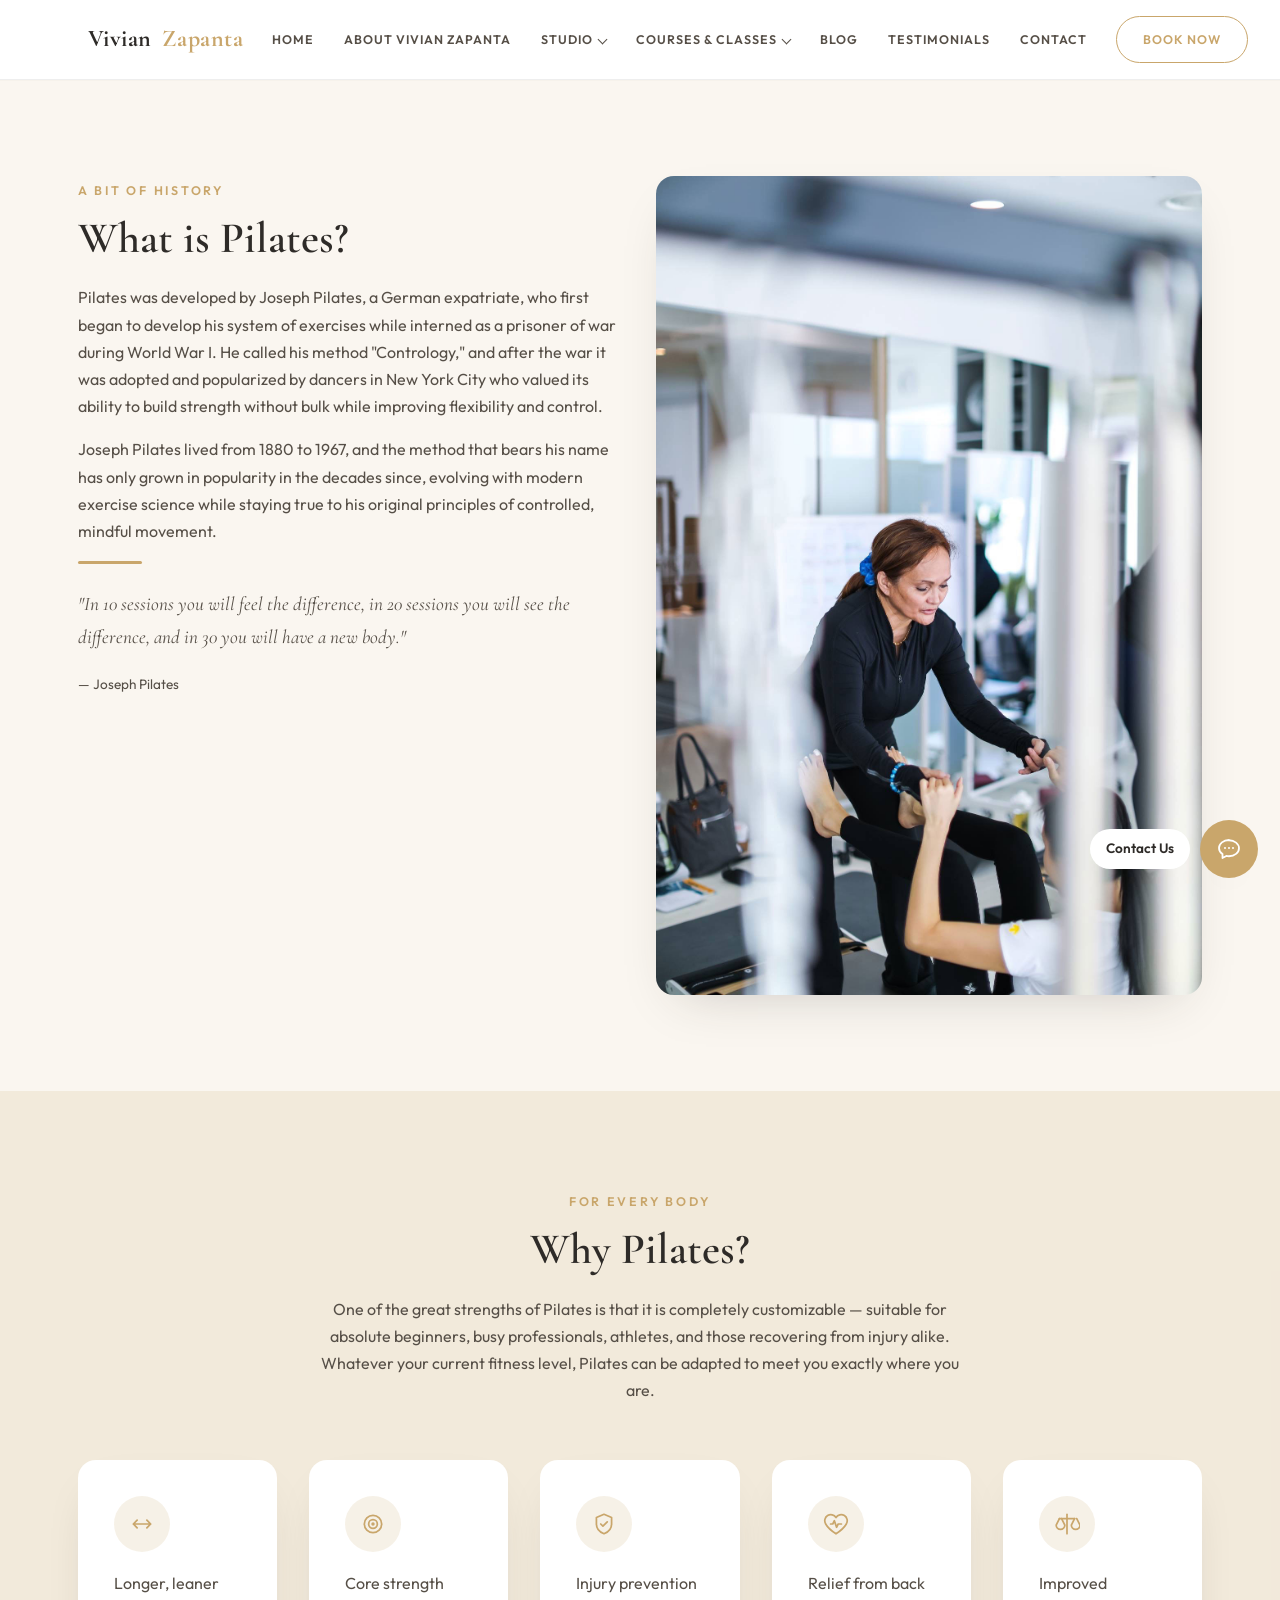
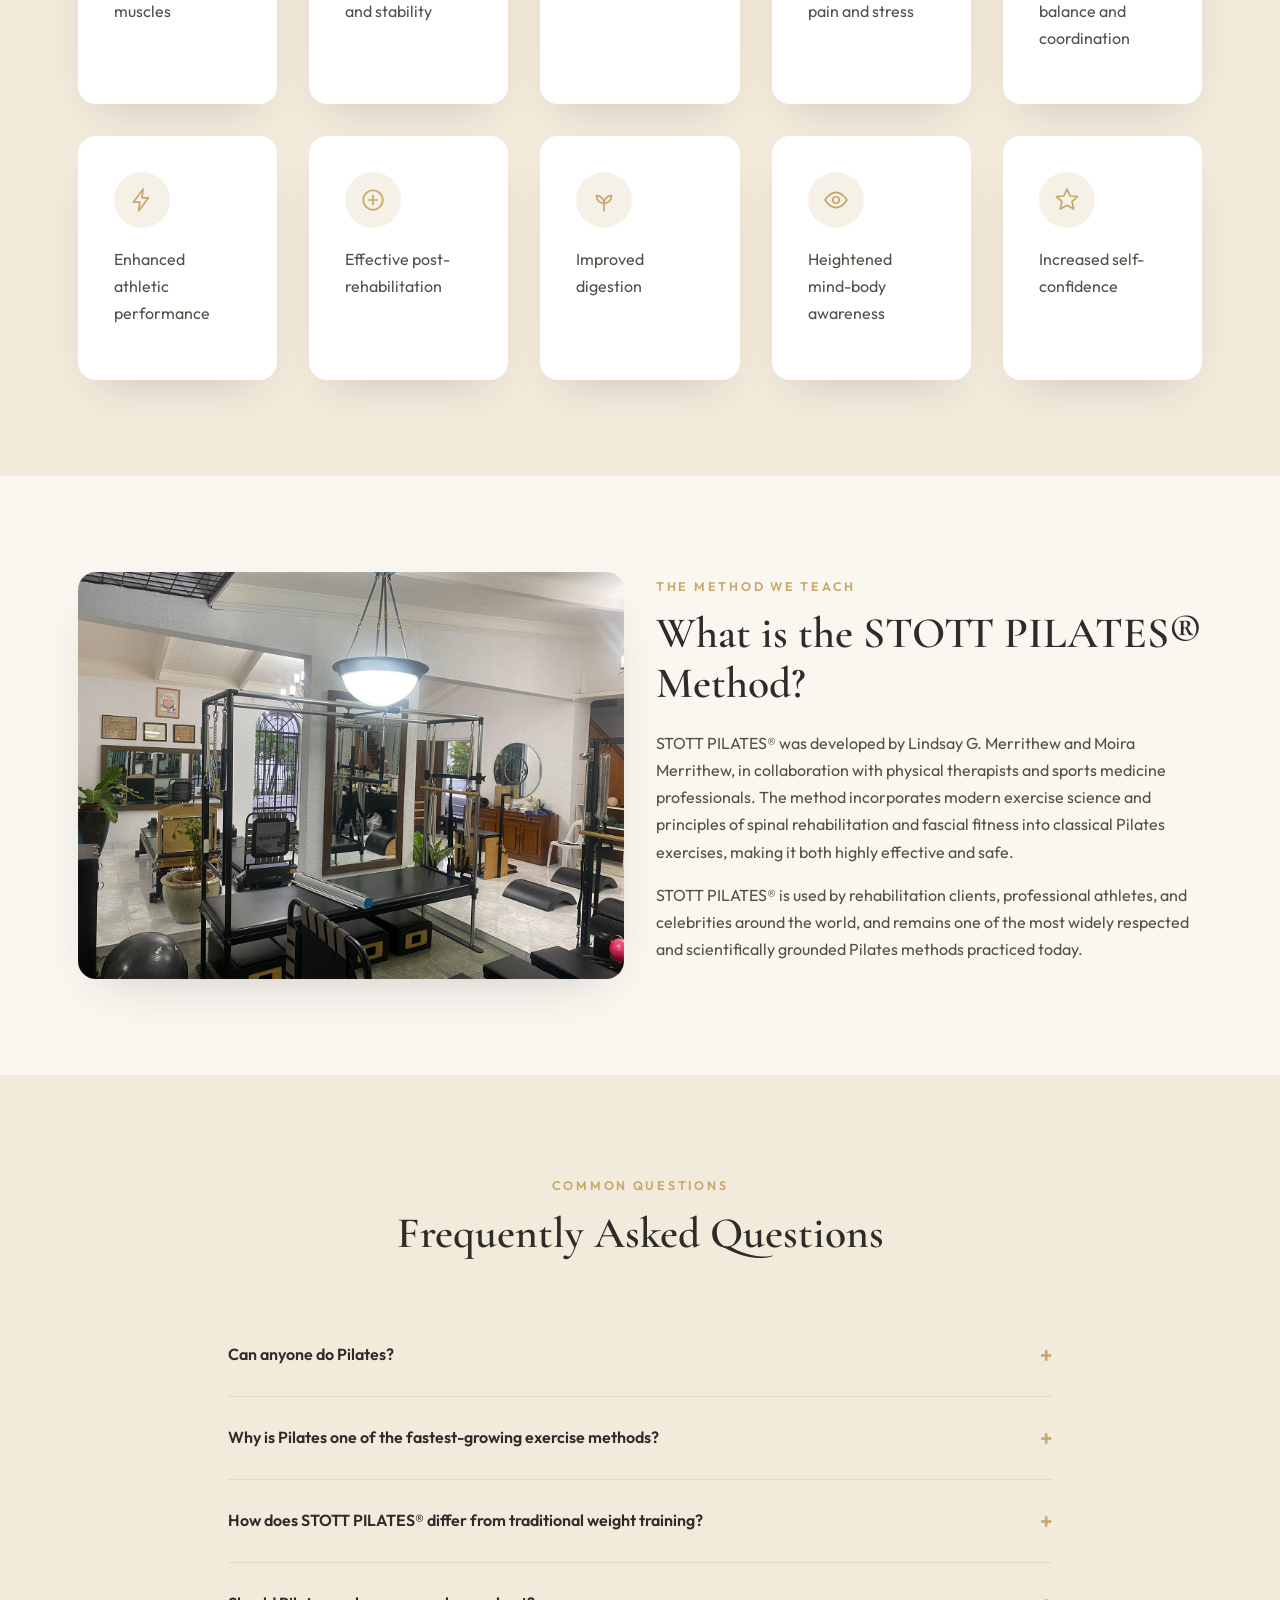
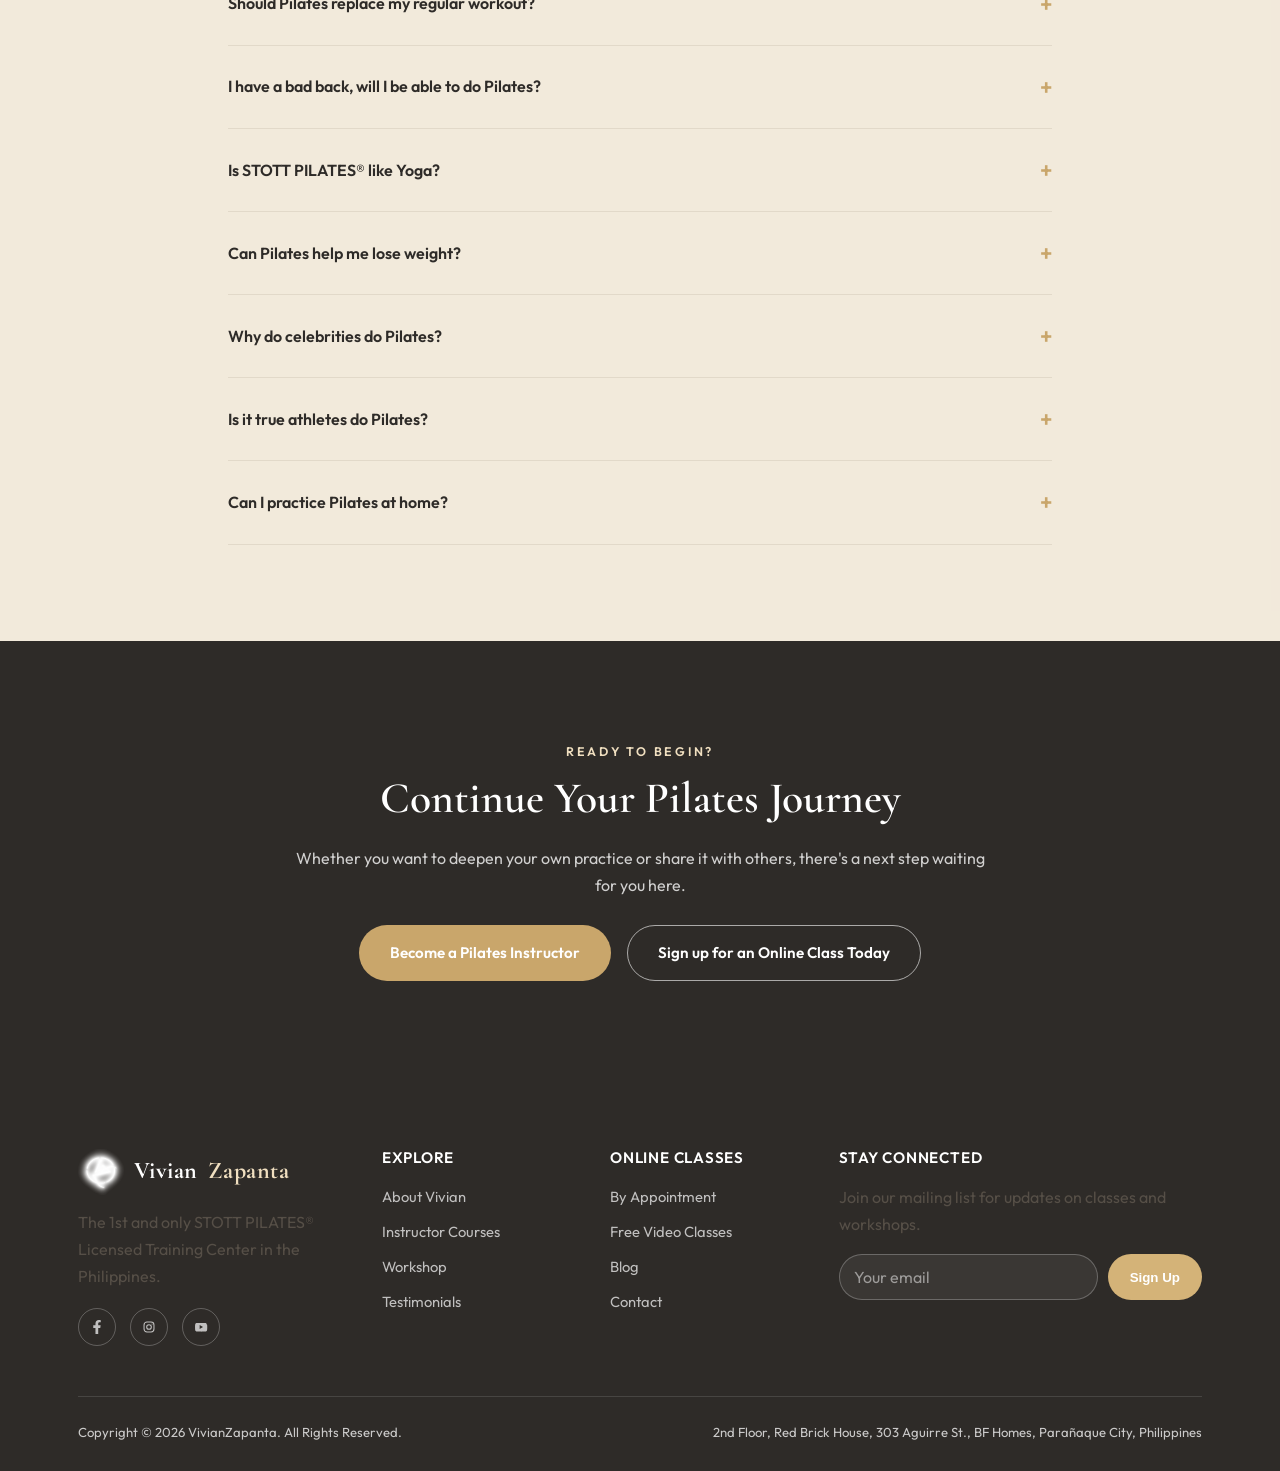
<file: about-pilates.html>
<!DOCTYPE html>
<html lang="en">
<head>
<meta charset="UTF-8">
<meta name="viewport" content="width=device-width, initial-scale=1.0">
<title>About Pilates | Vivian Zapanta Pilates</title>
<meta name="description" content="Discover the history of Pilates, its benefits, and how the STOTT PILATES® method developed by Lindsay and Moira Merrithew can transform your body.">
<link rel="preconnect" href="https://fonts.googleapis.com">
<link href="https://fonts.googleapis.com/css2?family=Cormorant+Garamond:wght@500;600;700&family=Outfit:wght@400;500;600;700&display=swap" rel="stylesheet">
<link rel="stylesheet" href="assets/css/style.css?v=20260723b">
</head>
<body>

<header class="site-header">
  <div class="nav-wrap">
    <a href="index.html" class="logo"><img src="assets/img/logo-glow-white.png" class="logo-mark" alt="" width="42" height="42">Vivian <span>Zapanta</span></a>
    <nav>
      <ul class="nav-links">
        <li><a href="index.html" class="nav-link">Home</a></li>
        <li><a href="about-vivian.html" class="nav-link">About Vivian Zapanta</a></li>
        <li class="has-dropdown">
          <a href="#" class="nav-link">Studio</a>
          <ul class="dropdown">
            <li><a href="about-pilates.html">About Pilates</a></li>
            <li><a href="about-studio.html">About Our Studio</a></li>
            <li><a href="gallery.html">Gallery</a></li>
          </ul>
        </li>
        <li class="has-dropdown">
          <a href="#" class="nav-link">Courses &amp; Classes</a>
          <ul class="dropdown">
            <li><a href="instructor-courses.html">Instructor Courses</a></li>
            <li><a href="class-descriptions.html">By Appointment</a></li>
            <li><a href="free-classes.html">Free Pilates Video Classes</a></li>
            <li><a href="schedule.html">Schedule</a></li>
          </ul>
        </li>
        <li><a href="blog.html" class="nav-link">Blog</a></li>
        <li><a href="testimonials.html" class="nav-link">Testimonials</a></li>
        <li><a href="contact.html" class="nav-link">Contact</a></li>
      </ul>
    </nav>
    <div class="nav-cta">
      <a href="schedule.html" class="btn btn-outline">Book Now</a>
      <button class="nav-toggle" aria-label="Toggle menu"><span></span><span></span><span></span></button>
    </div>
  </div>
</header>


<section>
  <div class="container grid grid-2" style="align-items:stretch;">
    <div class="fade-up">
      <span class="eyebrow">A Bit of History</span>
      <h2>What is Pilates?</h2>
      <p>Pilates was developed by Joseph Pilates, a German expatriate, who first began to develop his system of exercises while interned as a prisoner of war during World War I. He called his method "Contrology," and after the war it was adopted and popularized by dancers in New York City who valued its ability to build strength without bulk while improving flexibility and control.</p>
      <p>Joseph Pilates lived from 1880 to 1967, and the method that bears his name has only grown in popularity in the decades since, evolving with modern exercise science while staying true to his original principles of controlled, mindful movement.</p>
      <div class="divider-gold"></div>
      <p style="font-family:var(--font-display);font-style:italic;font-size:1.2rem;">"In 10 sessions you will feel the difference, in 20 sessions you will see the difference, and in 30 you will have a new body."</p>
      <p style="font-size:0.85rem;color:var(--charcoal-soft);">— Joseph Pilates</p>
    </div>
    <div class="img-frame fade-up">
      <img src="assets/img/picture9.jpg" onerror="this.onerror=null;this.src='https://picsum.photos/seed/pilateshistory2/700/780'" alt="Classic Pilates equipment and history">
    </div>
  </div>
</section>

<section class="bg-sage">
  <div class="container">
    <div class="section-head center fade-up">
      <span class="eyebrow">For Every Body</span>
      <h2>Why Pilates?</h2>
      <p>One of the great strengths of Pilates is that it is completely customizable — suitable for absolute beginners, busy professionals, athletes, and those recovering from injury alike. Whatever your current fitness level, Pilates can be adapted to meet you exactly where you are.</p>
    </div>
    <div class="grid grid-5">
      <div class="card fade-up">
        <div class="icon-badge">
          <svg viewBox="0 0 24 24" fill="none" stroke="currentColor" stroke-width="1.6" stroke-linecap="round" stroke-linejoin="round"><path d="M4 12h16M4 12l3.5-3.5M4 12l3.5 3.5M20 12l-3.5-3.5M20 12l-3.5 3.5"/></svg>
        </div>
        <p>Longer, leaner muscles</p>
      </div>
      <div class="card fade-up">
        <div class="icon-badge">
          <svg viewBox="0 0 24 24" fill="none" stroke="currentColor" stroke-width="1.6" stroke-linecap="round" stroke-linejoin="round"><circle cx="12" cy="12" r="8"/><circle cx="12" cy="12" r="4"/><circle cx="12" cy="12" r="0.8" fill="currentColor"/></svg>
        </div>
        <p>Core strength and stability</p>
      </div>
      <div class="card fade-up">
        <div class="icon-badge">
          <svg viewBox="0 0 24 24" fill="none" stroke="currentColor" stroke-width="1.6" stroke-linecap="round" stroke-linejoin="round"><path d="M12 3 5 6v6c0 4.5 3 7.5 7 9 4-1.5 7-4.5 7-9V6l-7-3Z"/><path d="m9 12 2 2 4-4"/></svg>
        </div>
        <p>Injury prevention</p>
      </div>
      <div class="card fade-up">
        <div class="icon-badge">
          <svg viewBox="0 0 24 24" fill="none" stroke="currentColor" stroke-width="1.6" stroke-linecap="round" stroke-linejoin="round"><path d="M12 21s-7-4.5-9.5-9A5.5 5.5 0 0 1 12 6a5.5 5.5 0 0 1 9.5 6c-2.5 4.5-9.5 9-9.5 9Z"/><path d="M7 12h2l1.5-3 2 6 1.5-3h3"/></svg>
        </div>
        <p>Relief from back pain and stress</p>
      </div>
      <div class="card fade-up">
        <div class="icon-badge">
          <svg viewBox="0 0 24 24" fill="none" stroke="currentColor" stroke-width="1.6" stroke-linecap="round" stroke-linejoin="round"><path d="M12 3v18"/><path d="M5 7 2 13a4 4 0 0 0 8 0L7 7"/><path d="M19 7l-3 6a4 4 0 0 0 8 0l-3-6"/><path d="M5 7h14"/></svg>
        </div>
        <p>Improved balance and coordination</p>
      </div>
      <div class="card fade-up">
        <div class="icon-badge">
          <svg viewBox="0 0 24 24" fill="none" stroke="currentColor" stroke-width="1.6" stroke-linecap="round" stroke-linejoin="round"><path d="M13 2 4 14h6l-1 8 9-12h-6l1-8Z"/></svg>
        </div>
        <p>Enhanced athletic performance</p>
      </div>
      <div class="card fade-up">
        <div class="icon-badge">
          <svg viewBox="0 0 24 24" fill="none" stroke="currentColor" stroke-width="1.6" stroke-linecap="round" stroke-linejoin="round"><circle cx="12" cy="12" r="9"/><path d="M12 8v8M8 12h8"/></svg>
        </div>
        <p>Effective post-rehabilitation</p>
      </div>
      <div class="card fade-up">
        <div class="icon-badge">
          <svg viewBox="0 0 24 24" fill="none" stroke="currentColor" stroke-width="1.6" stroke-linecap="round" stroke-linejoin="round"><path d="M12 22v-7"/><path d="M12 15c-4 0-7-3-7-7 4 0 7 3 7 7Z"/><path d="M12 15c4 0 7-3 7-7-4 0-7 3-7 7Z"/></svg>
        </div>
        <p>Improved digestion</p>
      </div>
      <div class="card fade-up">
        <div class="icon-badge">
          <svg viewBox="0 0 24 24" fill="none" stroke="currentColor" stroke-width="1.6" stroke-linecap="round" stroke-linejoin="round"><path d="M2 12s4-7 10-7 10 7 10 7-4 7-10 7-10-7-10-7Z"/><circle cx="12" cy="12" r="3"/></svg>
        </div>
        <p>Heightened mind-body awareness</p>
      </div>
      <div class="card fade-up">
        <div class="icon-badge">
          <svg viewBox="0 0 24 24" fill="none" stroke="currentColor" stroke-width="1.6" stroke-linecap="round" stroke-linejoin="round"><path d="m12 2 2.9 6.3 6.9.6-5.2 4.6 1.6 6.8L12 16.9 5.8 20.3l1.6-6.8L2.2 8.9l6.9-.6L12 2Z"/></svg>
        </div>
        <p>Increased self-confidence</p>
      </div>
    </div>
  </div>
</section>

<section>
  <div class="container grid grid-2" style="align-items:stretch;">
    <div class="img-frame fade-up">
      <img src="assets/img/picture10.jpg" onerror="this.onerror=null;this.src='https://picsum.photos/seed/stottmethod3/700/620'" alt="STOTT PILATES Method equipment">
    </div>
    <div class="fade-up">
      <span class="eyebrow">The Method We Teach</span>
      <h2>What is the STOTT PILATES® Method?</h2>
      <p>STOTT PILATES® was developed by Lindsay G. Merrithew and Moira Merrithew, in collaboration with physical therapists and sports medicine professionals. The method incorporates modern exercise science and principles of spinal rehabilitation and fascial fitness into classical Pilates exercises, making it both highly effective and safe.</p>
      <p>STOTT PILATES® is used by rehabilitation clients, professional athletes, and celebrities around the world, and remains one of the most widely respected and scientifically grounded Pilates methods practiced today.</p>
    </div>
  </div>
</section>

<section class="bg-sage">
  <div class="container" style="max-width:880px;">
    <div class="section-head center fade-up">
      <span class="eyebrow">Common Questions</span>
      <h2>Frequently Asked Questions</h2>
    </div>

    <div class="faq-item fade-up">
      <div class="faq-q"><span>Can anyone do Pilates?</span><span class="plus">+</span></div>
      <div class="faq-a"><p>Yes. Pilates is designed to be customizable, making it accessible and beneficial for people of all fitness levels and ages.</p></div>
    </div>

    <div class="faq-item fade-up">
      <div class="faq-q"><span>Why is Pilates one of the fastest-growing exercise methods?</span><span class="plus">+</span></div>
      <div class="faq-a"><p>Because it delivers visible, feelable results while being gentle on the joints — and because it can be tailored to virtually any body and any goal, from rehabilitation to elite athletic performance.</p></div>
    </div>

    <div class="faq-item fade-up">
      <div class="faq-q"><span>How does STOTT PILATES® differ from traditional weight training?</span><span class="plus">+</span></div>
      <div class="faq-a"><p>STOTT PILATES® trains the body through three-dimensional movement in all planes of motion, using spring resistance that mimics the natural muscular contraction of the body. It emphasizes both concentric and eccentric muscle work, is fully customizable to the individual, and works to rebalance the muscles around the joints — improving posture in the process.</p></div>
    </div>

    <div class="faq-item fade-up">
      <div class="faq-q"><span>Should Pilates replace my regular workout?</span><span class="plus">+</span></div>
      <div class="faq-a"><p>Not necessarily — many clients use Pilates alongside their regular training to improve core strength, posture, and body awareness, which in turn enhances performance in their other activities.</p></div>
    </div>

    <div class="faq-item fade-up">
      <div class="faq-q"><span>I have a bad back, will I be able to do Pilates?</span><span class="plus">+</span></div>
      <div class="faq-a"><p>Pilates is widely used as an effective tool for post-rehabilitation and back pain relief. Sessions can be customized to work safely around your specific condition.</p></div>
    </div>

    <div class="faq-item fade-up">
      <div class="faq-q"><span>Is STOTT PILATES® like Yoga?</span><span class="plus">+</span></div>
      <div class="faq-a"><p>While both practices emphasize breath and mind-body connection, STOTT PILATES® is grounded in modern exercise science, spinal rehabilitation principles, and equipment-based spring resistance, distinguishing it from traditional yoga practice.</p></div>
    </div>

    <div class="faq-item fade-up">
      <div class="faq-q"><span>Can Pilates help me lose weight?</span><span class="plus">+</span></div>
      <div class="faq-a"><p>Pilates builds longer, leaner muscle and improves overall body awareness, which supports a healthier, more active lifestyle as part of a broader wellness routine.</p></div>
    </div>

    <div class="faq-item fade-up">
      <div class="faq-q"><span>Why do celebrities do Pilates?</span><span class="plus">+</span></div>
      <div class="faq-a"><p>Celebrities including Reese Witherspoon, Ellen DeGeneres, Kate Hudson, Sandra Bullock, and Jennifer Aniston practice Pilates for its ability to build strength, improve posture, and keep the body lean and flexible.</p></div>
    </div>

    <div class="faq-item fade-up">
      <div class="faq-q"><span>Is it true athletes do Pilates?</span><span class="plus">+</span></div>
      <div class="faq-a"><p>Yes. Athletes such as Kobe Bryant, LeBron James, and Tiger Woods have used Pilates as part of their training, and professional teams including the Orlando Magic, Washington Wizards, Milwaukee Brewers, Detroit Lions, Tampa Bay Buccaneers, and Green Bay Packers have incorporated it into their conditioning programs.</p></div>
    </div>

    <div class="faq-item fade-up">
      <div class="faq-q"><span>Can I practice Pilates at home?</span><span class="plus">+</span></div>
      <div class="faq-a"><p>Absolutely. Vivian offers online classes via Zoom, allowing you to practice Pilates safely and effectively from the comfort of your own home.</p></div>
    </div>
  </div>
</section>

<section class="bg-charcoal">
  <div class="container" style="text-align:center;max-width:760px;">
    <span class="eyebrow" style="color:var(--blush);">Ready to Begin?</span>
    <h2>Continue Your Pilates Journey</h2>
    <p>Whether you want to deepen your own practice or share it with others, there's a next step waiting for you here.</p>
    <div class="hero-actions" style="justify-content:center;display:flex;gap:16px;flex-wrap:wrap;">
      <a href="instructor-courses.html" class="btn btn-gold">Become a Pilates Instructor</a>
      <a href="class-descriptions.html" class="btn btn-outline" style="color:#fff;border-color:rgba(255,255,255,0.6);">Sign up for an Online Class Today</a>
    </div>
  </div>
</section>

<footer class="site-footer">
  <div class="container">
    <div class="footer-grid">
      <div>
        <a href="index.html" class="logo"><img src="assets/img/logo-glow-white.png" class="logo-mark" alt="" width="42" height="42">Vivian <span>Zapanta</span></a>
        <p>The 1st and only STOTT PILATES® Licensed Training Center in the Philippines.</p>
        <div class="social-row">
          <a href="https://facebook.com/vzpilates" target="_blank" rel="noopener" aria-label="Facebook"><svg viewBox="0 0 320 512" fill="currentColor"><path d="M279.14 288l14.22-92.66h-88.91v-60.13c0-25.35 12.42-50.06 52.24-50.06h40.42V6.26S260.43 0 225.36 0c-73.22 0-121.08 44.38-121.08 124.72v70.62H22.89V288h81.39v224h100.17V288z"/></svg></a>
          <a href="https://instagram.com/vivianzapanta/" target="_blank" rel="noopener" aria-label="Instagram"><svg viewBox="0 0 24 24" fill="none" stroke="currentColor" stroke-width="1.8"><rect x="3.5" y="3.5" width="17" height="17" rx="5"/><circle cx="12" cy="12" r="4"/><circle cx="17.2" cy="6.8" r="1" fill="currentColor" stroke="none"/></svg></a>
          <a href="https://youtube.com/user/sexyhealthyhappy088" target="_blank" rel="noopener" aria-label="YouTube"><svg viewBox="0 0 24 24" fill="currentColor"><path d="M22 8.2s-.2-1.5-.8-2.2c-.8-.8-1.7-.8-2.1-.9C16.1 5 12 5 12 5h0s-4.1 0-7.1.1c-.4 0-1.3.1-2.1.9-.6.7-.8 2.2-.8 2.2S1.8 10 1.8 11.7v1.5c0 1.8.2 3.5.2 3.5s.2 1.5.8 2.2c.8.8 1.9.8 2.4.9 1.7.2 7.3.2 7.3.2s4.1 0 7.1-.1c.4 0 1.3-.1 2.1-.9.6-.7.8-2.2.8-2.2s.2-1.8.2-3.5v-1.5c0-1.8-.2-3.5-.2-3.5ZM9.7 15.3V8.7l5.8 3.3-5.8 3.3Z"/></svg></a>
        </div>
      </div>
      <div>
        <h4>Explore</h4>
        <ul class="footer-links">
          <li><a href="about-vivian.html">About Vivian</a></li>
          <li><a href="instructor-courses.html">Instructor Courses</a></li>
          <li><a href="schedule.html">Workshop</a></li>
          <li><a href="testimonials.html">Testimonials</a></li>
        </ul>
      </div>
      <div>
        <h4>Online Classes</h4>
        <ul class="footer-links">
          <li><a href="class-descriptions.html">By Appointment</a></li>
          <li><a href="free-classes.html">Free Video Classes</a></li>
          <li><a href="blog.html">Blog</a></li>
          <li><a href="contact.html">Contact</a></li>
        </ul>
      </div>
      <div>
        <h4>Stay Connected</h4>
        <p>Join our mailing list for updates on classes and workshops.</p>
        <form class="mailing-form" data-no-backend>
          <input type="email" placeholder="Your email" required>
          <button type="submit">Sign Up</button>
        </form>
        <p class="form-note" style="margin-top:10px;font-size:0.82rem;"></p>
      </div>
    </div>
    <div class="footer-bottom">
      <span>Copyright © 2026 VivianZapanta. All Rights Reserved.</span>
      <span>2nd Floor, Red Brick House, 303 Aguirre St., BF Homes, Parañaque City, Philippines</span>
    </div>
  </div>
</footer>

<script src="assets/js/main.js"></script>

</body>
</html>
</file>
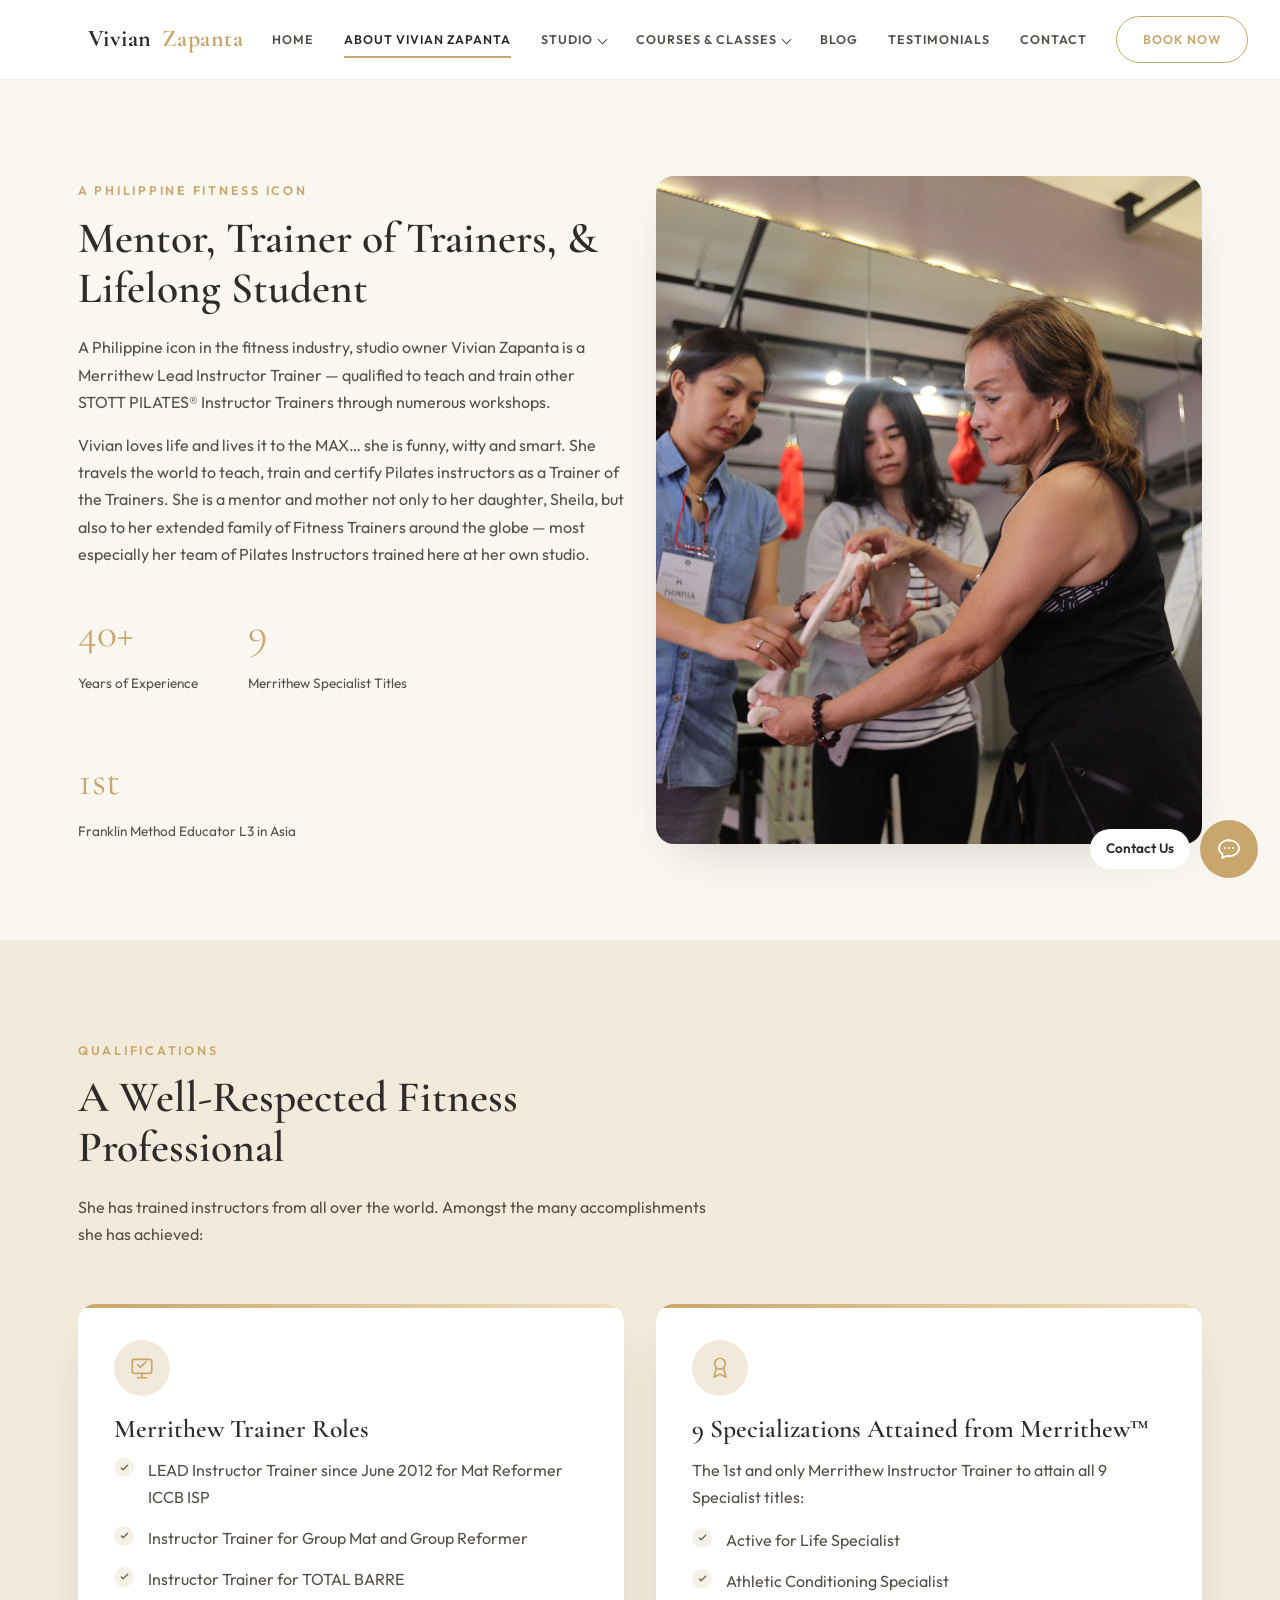
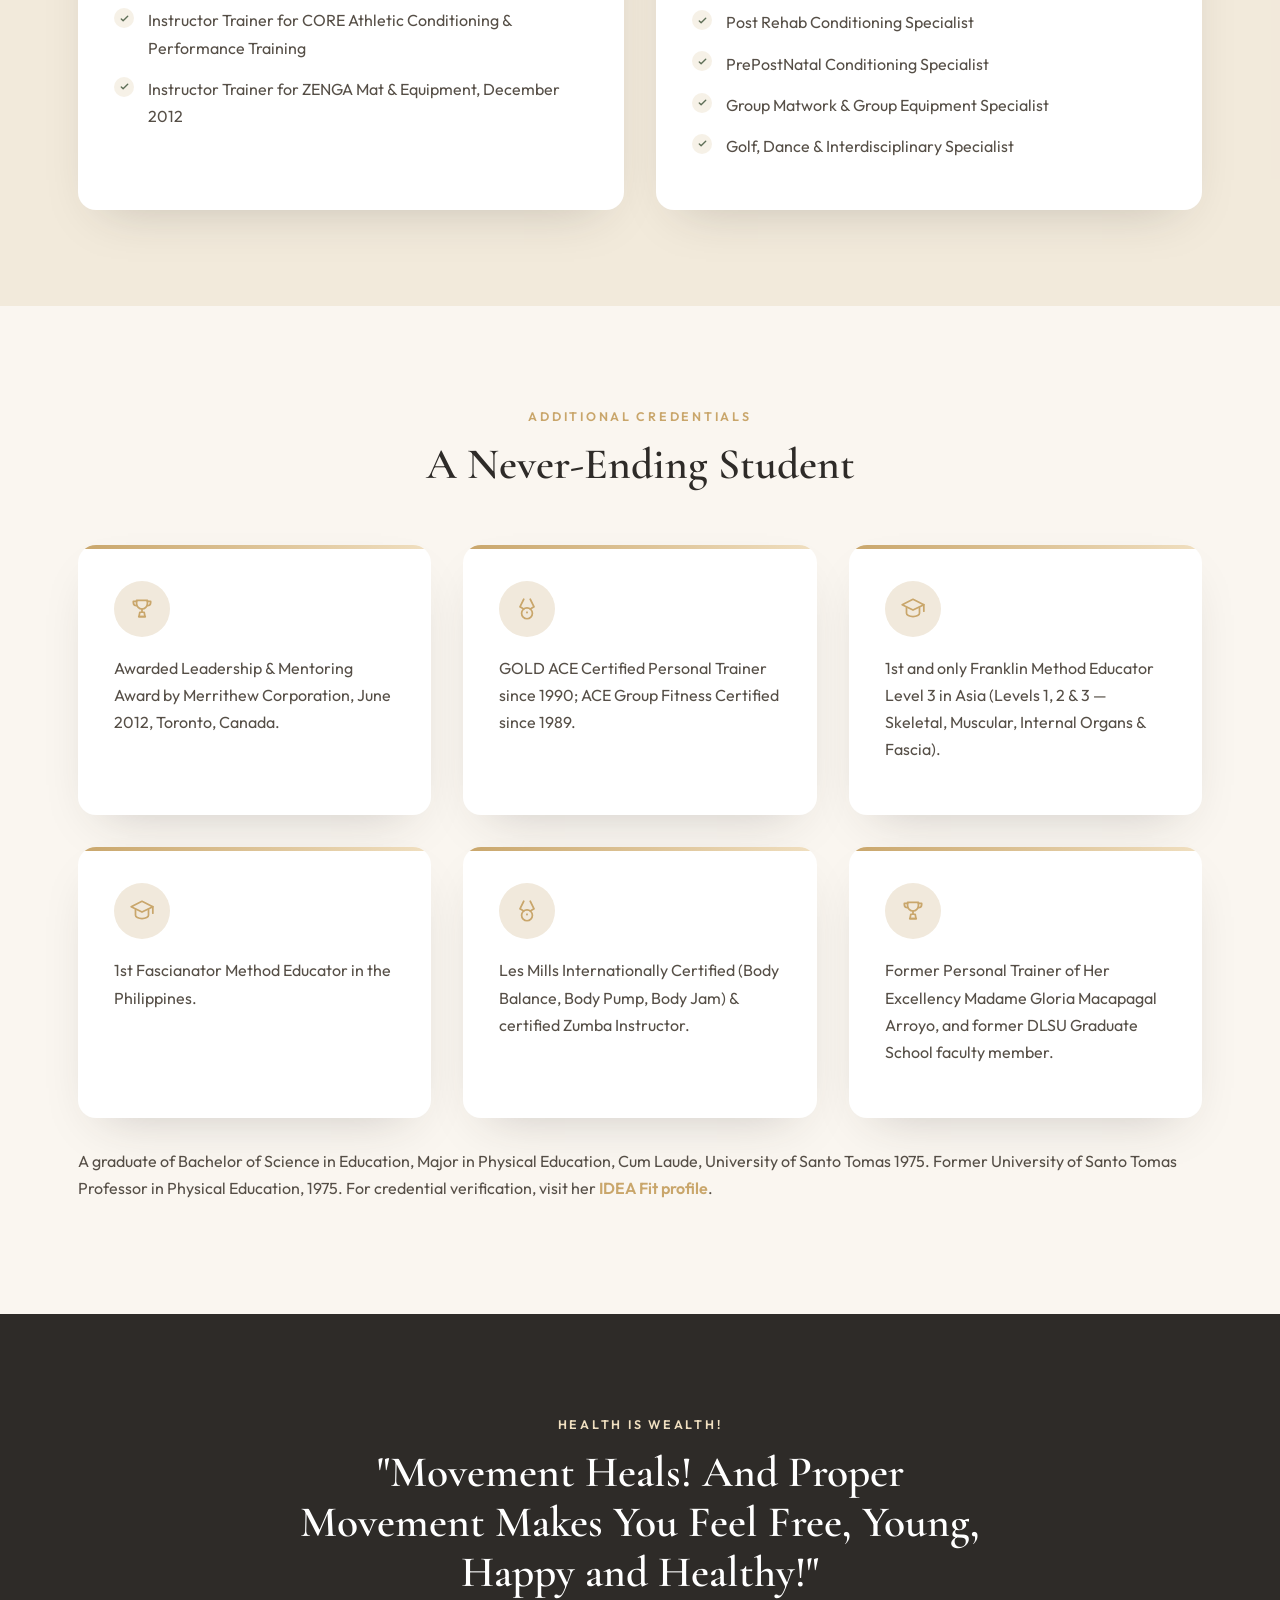
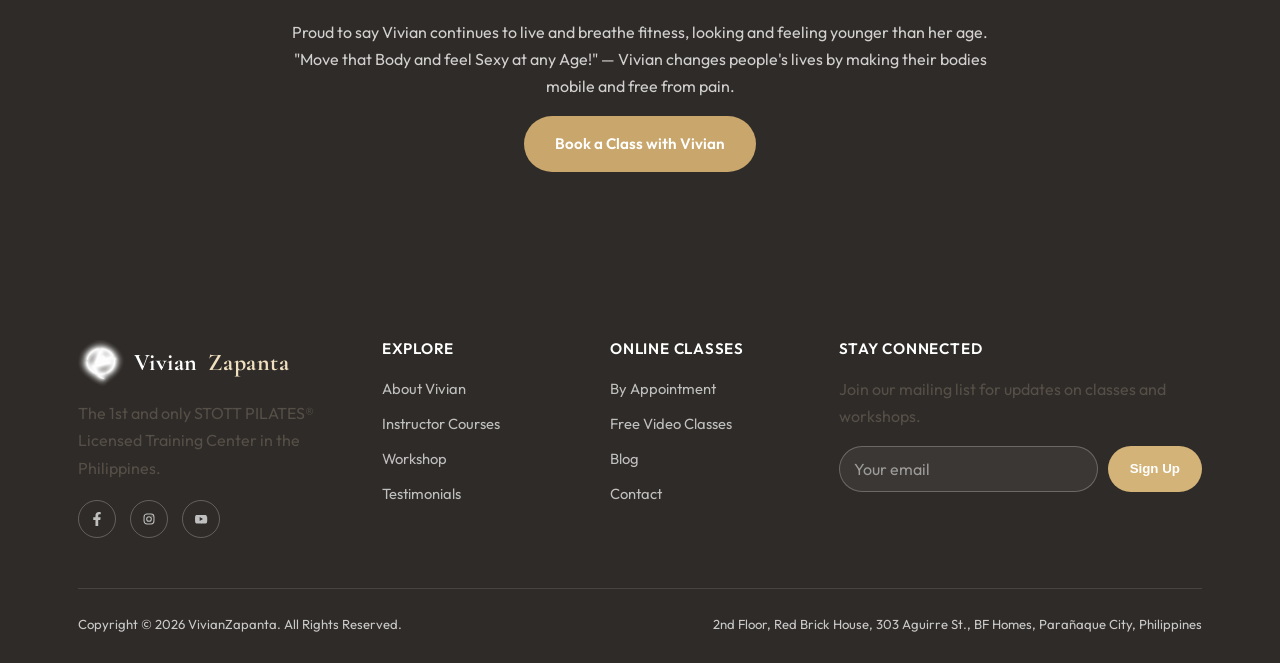
<file: about-vivian.html>
<!DOCTYPE html>
<html lang="en">
<head>
<meta charset="UTF-8">
<meta name="viewport" content="width=device-width, initial-scale=1.0">
<title>About Vivian Zapanta | Vivian Zapanta Pilates</title>
<meta name="description" content="Meet Vivian Zapanta — Merrithew Lead Instructor Trainer with 40+ years in the fitness industry and the only Merrithew Trainer with all 9 Specialist titles.">
<link rel="preconnect" href="https://fonts.googleapis.com">
<link href="https://fonts.googleapis.com/css2?family=Cormorant+Garamond:wght@500;600;700&family=Outfit:wght@400;500;600;700&display=swap" rel="stylesheet">
<link rel="stylesheet" href="assets/css/style.css?v=20260723b">
</head>
<body>

<header class="site-header">
  <div class="nav-wrap">
    <a href="index.html" class="logo"><img src="assets/img/logo-glow-white.png" class="logo-mark" alt="" width="42" height="42">Vivian <span>Zapanta</span></a>
    <nav>
      <ul class="nav-links">
        <li><a href="index.html" class="nav-link">Home</a></li>
        <li><a href="about-vivian.html" class="nav-link">About Vivian Zapanta</a></li>
        <li class="has-dropdown">
          <a href="#" class="nav-link">Studio</a>
          <ul class="dropdown">
            <li><a href="about-pilates.html">About Pilates</a></li>
            <li><a href="about-studio.html">About Our Studio</a></li>
            <li><a href="gallery.html">Gallery</a></li>
          </ul>
        </li>
        <li class="has-dropdown">
          <a href="#" class="nav-link">Courses &amp; Classes</a>
          <ul class="dropdown">
            <li><a href="instructor-courses.html">Instructor Courses</a></li>
            <li><a href="class-descriptions.html">By Appointment</a></li>
            <li><a href="free-classes.html">Free Pilates Video Classes</a></li>
            <li><a href="schedule.html">Schedule</a></li>
          </ul>
        </li>
        <li><a href="blog.html" class="nav-link">Blog</a></li>
        <li><a href="testimonials.html" class="nav-link">Testimonials</a></li>
        <li><a href="contact.html" class="nav-link">Contact</a></li>
      </ul>
    </nav>
    <div class="nav-cta">
      <a href="schedule.html" class="btn btn-outline">Book Now</a>
      <button class="nav-toggle" aria-label="Toggle menu"><span></span><span></span><span></span></button>
    </div>
  </div>
</header>


<section>
  <div class="container grid grid-2" style="align-items:stretch;">
    <div class="fade-up">
      <span class="eyebrow">A Philippine Fitness Icon</span>
      <h2>Mentor, Trainer of Trainers, &amp; Lifelong Student</h2>
      <p>A Philippine icon in the fitness industry, studio owner Vivian Zapanta is a Merrithew Lead Instructor Trainer — qualified to teach and train other STOTT PILATES® Instructor Trainers through numerous workshops.</p>
      <p>Vivian loves life and lives it to the MAX… she is funny, witty and smart. She travels the world to teach, train and certify Pilates instructors as a Trainer of the Trainers. She is a mentor and mother not only to her daughter, Sheila, but also to her extended family of Fitness Trainers around the globe — most especially her team of Pilates Instructors trained here at her own studio.</p>
      <div class="stat-row fade-up">
        <div><span class="num" data-count="40" data-suffix="+">0+</span><span class="label">Years of Experience</span></div>
        <div><span class="num" data-count="9">0</span><span class="label">Merrithew Specialist Titles</span></div>
        <div><span class="num">1st</span><span class="label">Franklin Method Educator L3 in Asia</span></div>
      </div>
    </div>
    <div class="img-frame fade-up">
      <img src="assets/img/picture7.jpg" onerror="this.onerror=null;this.src='https://picsum.photos/seed/vivianteaching/700/780'" alt="Vivian Zapanta teaching a Pilates class">
    </div>
  </div>
</section>

<section class="bg-sage">
  <div class="container">
    <div class="section-head fade-up">
      <span class="eyebrow">Qualifications</span>
      <h2>A Well-Respected Fitness Professional</h2>
      <p>She has trained instructors from all over the world. Amongst the many accomplishments she has achieved:</p>
    </div>
    <div class="grid grid-2">
      <div class="card credential-card fade-up">
        <div class="icon-badge credential-icon">
          <svg viewBox="0 0 24 24" fill="none" stroke="currentColor" stroke-width="1.6" stroke-linecap="round" stroke-linejoin="round"><rect x="3" y="4" width="18" height="13" rx="2"/><path d="M8 21h8M12 17v4"/><path d="m8 9 2.5 2.5L16 6"/></svg>
        </div>
        <h3>Merrithew Trainer Roles</h3>
        <ul class="list-check">
          <li>LEAD Instructor Trainer since June 2012 for Mat Reformer ICCB ISP</li>
          <li>Instructor Trainer for Group Mat and Group Reformer</li>
          <li>Instructor Trainer for TOTAL BARRE</li>
          <li>Instructor Trainer for CORE Athletic Conditioning &amp; Performance Training</li>
          <li>Instructor Trainer for ZENGA Mat &amp; Equipment, December 2012</li>
        </ul>
      </div>
      <div class="card credential-card fade-up">
        <div class="icon-badge credential-icon">
          <svg viewBox="0 0 24 24" fill="none" stroke="currentColor" stroke-width="1.6" stroke-linecap="round" stroke-linejoin="round"><circle cx="12" cy="8" r="5"/><path d="m8.5 12.5-2 8 5.5-3 5.5 3-2-8"/></svg>
        </div>
        <h3>9 Specializations Attained from Merrithew™</h3>
        <p>The 1st and only Merrithew Instructor Trainer to attain all 9 Specialist titles:</p>
        <ul class="list-check">
          <li>Active for Life Specialist</li>
          <li>Athletic Conditioning Specialist</li>
          <li>Post Rehab Conditioning Specialist</li>
          <li>PrePostNatal Conditioning Specialist</li>
          <li>Group Matwork &amp; Group Equipment Specialist</li>
          <li>Golf, Dance &amp; Interdisciplinary Specialist</li>
        </ul>
      </div>
    </div>
  </div>
</section>

<section>
  <div class="container">
    <div class="section-head center fade-up">
      <span class="eyebrow">Additional Credentials</span>
      <h2>A Never-Ending Student</h2>
    </div>
    <div class="grid grid-3">
      <div class="card credential-card fade-up">
        <div class="icon-badge credential-icon">
          <svg viewBox="0 0 24 24" fill="none" stroke="currentColor" stroke-width="1.6" stroke-linecap="round" stroke-linejoin="round"><path d="M7 4h10v3a5 5 0 0 1-10 0V4Z"/><path d="M7 5H4v1a3 3 0 0 0 3 3"/><path d="M17 5h3v1a3 3 0 0 1-3 3"/><path d="M12 12v3"/><path d="M9 19h6"/><path d="M10 15h4l.8 4H9.2l.8-4Z"/></svg>
        </div>
        <p>Awarded Leadership &amp; Mentoring Award by Merrithew Corporation, June 2012, Toronto, Canada.</p>
      </div>
      <div class="card credential-card fade-up">
        <div class="icon-badge credential-icon">
          <svg viewBox="0 0 24 24" fill="none" stroke="currentColor" stroke-width="1.6" stroke-linecap="round" stroke-linejoin="round"><path d="m9 3-3.5 7L9 12"/><path d="m15 3 3.5 7L15 12"/><circle cx="12" cy="16" r="5"/><path d="m12 13.5 1 2-1 .8-1-.8 1-2Z" fill="currentColor" stroke="none"/></svg>
        </div>
        <p>GOLD ACE Certified Personal Trainer since 1990; ACE Group Fitness Certified since 1989.</p>
      </div>
      <div class="card credential-card fade-up">
        <div class="icon-badge credential-icon">
          <svg viewBox="0 0 24 24" fill="none" stroke="currentColor" stroke-width="1.6" stroke-linecap="round" stroke-linejoin="round"><path d="M12 3 2 8l10 5 10-5-10-5Z"/><path d="M6 10.5V16c0 1.5 2.5 3 6 3s6-1.5 6-3v-5.5"/><path d="M22 8v6"/></svg>
        </div>
        <p>1st and only Franklin Method Educator Level 3 in Asia (Levels 1, 2 &amp; 3 — Skeletal, Muscular, Internal Organs &amp; Fascia).</p>
      </div>
      <div class="card credential-card fade-up">
        <div class="icon-badge credential-icon">
          <svg viewBox="0 0 24 24" fill="none" stroke="currentColor" stroke-width="1.6" stroke-linecap="round" stroke-linejoin="round"><path d="M12 3 2 8l10 5 10-5-10-5Z"/><path d="M6 10.5V16c0 1.5 2.5 3 6 3s6-1.5 6-3v-5.5"/><path d="M22 8v6"/></svg>
        </div>
        <p>1st Fascianator Method Educator in the Philippines.</p>
      </div>
      <div class="card credential-card fade-up">
        <div class="icon-badge credential-icon">
          <svg viewBox="0 0 24 24" fill="none" stroke="currentColor" stroke-width="1.6" stroke-linecap="round" stroke-linejoin="round"><path d="m9 3-3.5 7L9 12"/><path d="m15 3 3.5 7L15 12"/><circle cx="12" cy="16" r="5"/><path d="m12 13.5 1 2-1 .8-1-.8 1-2Z" fill="currentColor" stroke="none"/></svg>
        </div>
        <p>Les Mills Internationally Certified (Body Balance, Body Pump, Body Jam) &amp; certified Zumba Instructor.</p>
      </div>
      <div class="card credential-card fade-up">
        <div class="icon-badge credential-icon">
          <svg viewBox="0 0 24 24" fill="none" stroke="currentColor" stroke-width="1.6" stroke-linecap="round" stroke-linejoin="round"><path d="M7 4h10v3a5 5 0 0 1-10 0V4Z"/><path d="M7 5H4v1a3 3 0 0 0 3 3"/><path d="M17 5h3v1a3 3 0 0 1-3 3"/><path d="M12 12v3"/><path d="M9 19h6"/><path d="M10 15h4l.8 4H9.2l.8-4Z"/></svg>
        </div>
        <p>Former Personal Trainer of Her Excellency Madame Gloria Macapagal Arroyo, and former DLSU Graduate School faculty member.</p>
      </div>
    </div>
    <p style="margin-top:30px;">A graduate of Bachelor of Science in Education, Major in Physical Education, Cum Laude, University of Santo Tomas 1975. Former University of Santo Tomas Professor in Physical Education, 1975. For credential verification, visit her <a href="http://www.ideafit.com/user/vivian-zapanta" target="_blank" rel="noopener" style="color:var(--sage-deep);font-weight:600;">IDEA Fit profile</a>.</p>
  </div>
</section>

<section class="bg-charcoal">
  <div class="container" style="text-align:center;max-width:760px;">
    <span class="eyebrow" style="color:var(--blush);">Health is Wealth!</span>
    <h2>"Movement Heals! And Proper Movement Makes You Feel Free, Young, Happy and Healthy!"</h2>
    <p>Proud to say Vivian continues to live and breathe fitness, looking and feeling younger than her age. "Move that Body and feel Sexy at any Age!" — Vivian changes people's lives by making their bodies mobile and free from pain.</p>
    <a href="contact.html" class="btn btn-gold">Book a Class with Vivian</a>
  </div>
</section>

<footer class="site-footer">
  <div class="container">
    <div class="footer-grid">
      <div>
        <a href="index.html" class="logo"><img src="assets/img/logo-glow-white.png" class="logo-mark" alt="" width="42" height="42">Vivian <span>Zapanta</span></a>
        <p>The 1st and only STOTT PILATES® Licensed Training Center in the Philippines.</p>
        <div class="social-row">
          <a href="https://facebook.com/vzpilates" target="_blank" rel="noopener" aria-label="Facebook"><svg viewBox="0 0 320 512" fill="currentColor"><path d="M279.14 288l14.22-92.66h-88.91v-60.13c0-25.35 12.42-50.06 52.24-50.06h40.42V6.26S260.43 0 225.36 0c-73.22 0-121.08 44.38-121.08 124.72v70.62H22.89V288h81.39v224h100.17V288z"/></svg></a>
          <a href="https://instagram.com/vivianzapanta/" target="_blank" rel="noopener" aria-label="Instagram"><svg viewBox="0 0 24 24" fill="none" stroke="currentColor" stroke-width="1.8"><rect x="3.5" y="3.5" width="17" height="17" rx="5"/><circle cx="12" cy="12" r="4"/><circle cx="17.2" cy="6.8" r="1" fill="currentColor" stroke="none"/></svg></a>
          <a href="https://youtube.com/user/sexyhealthyhappy088" target="_blank" rel="noopener" aria-label="YouTube"><svg viewBox="0 0 24 24" fill="currentColor"><path d="M22 8.2s-.2-1.5-.8-2.2c-.8-.8-1.7-.8-2.1-.9C16.1 5 12 5 12 5h0s-4.1 0-7.1.1c-.4 0-1.3.1-2.1.9-.6.7-.8 2.2-.8 2.2S1.8 10 1.8 11.7v1.5c0 1.8.2 3.5.2 3.5s.2 1.5.8 2.2c.8.8 1.9.8 2.4.9 1.7.2 7.3.2 7.3.2s4.1 0 7.1-.1c.4 0 1.3-.1 2.1-.9.6-.7.8-2.2.8-2.2s.2-1.8.2-3.5v-1.5c0-1.8-.2-3.5-.2-3.5ZM9.7 15.3V8.7l5.8 3.3-5.8 3.3Z"/></svg></a>
        </div>
      </div>
      <div>
        <h4>Explore</h4>
        <ul class="footer-links">
          <li><a href="about-vivian.html">About Vivian</a></li>
          <li><a href="instructor-courses.html">Instructor Courses</a></li>
          <li><a href="schedule.html">Workshop</a></li>
          <li><a href="testimonials.html">Testimonials</a></li>
        </ul>
      </div>
      <div>
        <h4>Online Classes</h4>
        <ul class="footer-links">
          <li><a href="class-descriptions.html">By Appointment</a></li>
          <li><a href="free-classes.html">Free Video Classes</a></li>
          <li><a href="blog.html">Blog</a></li>
          <li><a href="contact.html">Contact</a></li>
        </ul>
      </div>
      <div>
        <h4>Stay Connected</h4>
        <p>Join our mailing list for updates on classes and workshops.</p>
        <form class="mailing-form" data-no-backend>
          <input type="email" placeholder="Your email" required>
          <button type="submit">Sign Up</button>
        </form>
        <p class="form-note" style="margin-top:10px;font-size:0.82rem;"></p>
      </div>
    </div>
    <div class="footer-bottom">
      <span>Copyright © 2026 VivianZapanta. All Rights Reserved.</span>
      <span>2nd Floor, Red Brick House, 303 Aguirre St., BF Homes, Parañaque City, Philippines</span>
    </div>
  </div>
</footer>

<script src="assets/js/main.js"></script>

</body>
</html>
</file>
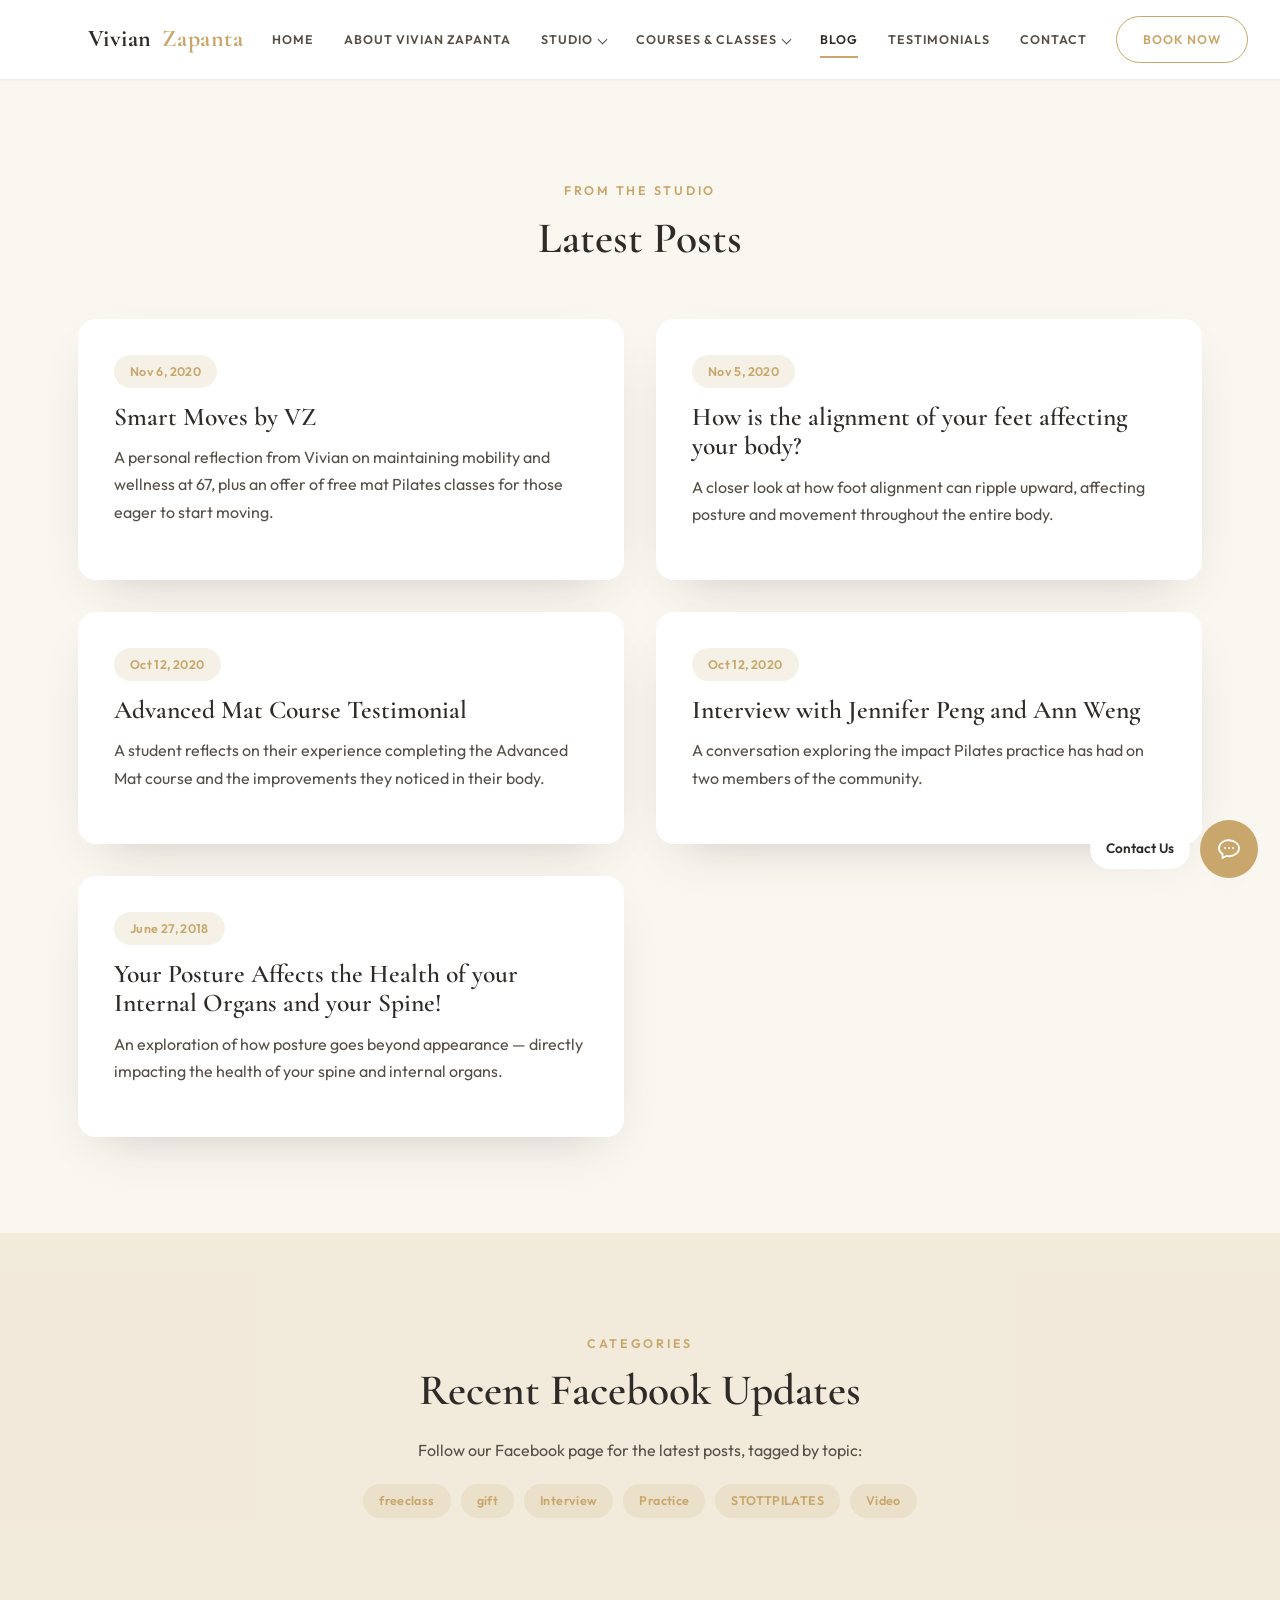
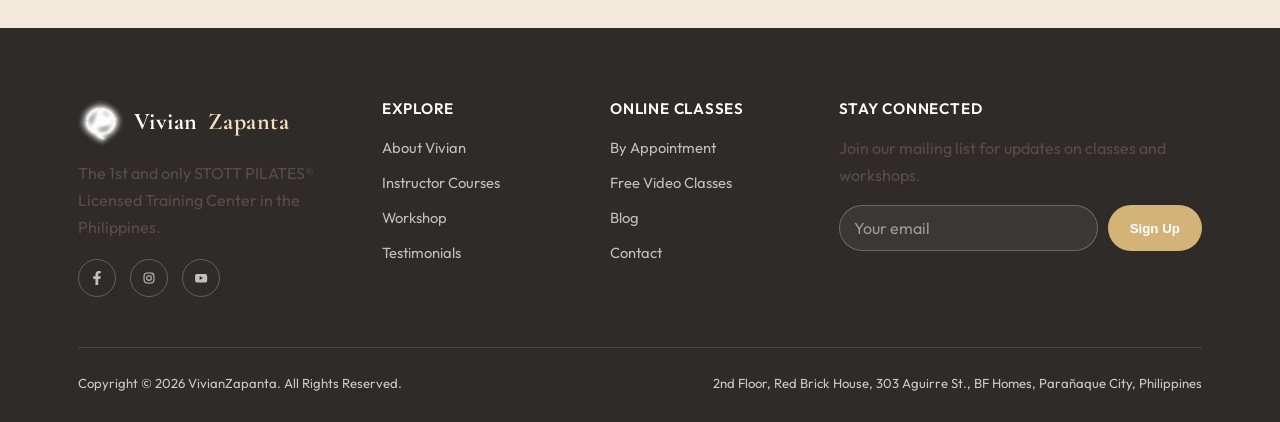
<file: blog.html>
<!DOCTYPE html>
<html lang="en">
<head>
<meta charset="UTF-8">
<meta name="viewport" content="width=device-width, initial-scale=1.0">
<title>Blog | Vivian Zapanta Pilates</title>
<meta name="description" content="Read the latest news, reflections, and updates from Vivian Zapanta's Pilates studio in the Philippines.">
<link rel="preconnect" href="https://fonts.googleapis.com">
<link href="https://fonts.googleapis.com/css2?family=Cormorant+Garamond:wght@500;600;700&family=Outfit:wght@400;500;600;700&display=swap" rel="stylesheet">
<link rel="stylesheet" href="assets/css/style.css?v=20260723b">
</head>
<body>

<header class="site-header">
  <div class="nav-wrap">
    <a href="index.html" class="logo"><img src="assets/img/logo-glow-white.png" class="logo-mark" alt="" width="42" height="42">Vivian <span>Zapanta</span></a>
    <nav>
      <ul class="nav-links">
        <li><a href="index.html" class="nav-link">Home</a></li>
        <li><a href="about-vivian.html" class="nav-link">About Vivian Zapanta</a></li>
        <li class="has-dropdown">
          <a href="#" class="nav-link">Studio</a>
          <ul class="dropdown">
            <li><a href="about-pilates.html">About Pilates</a></li>
            <li><a href="about-studio.html">About Our Studio</a></li>
            <li><a href="gallery.html">Gallery</a></li>
          </ul>
        </li>
        <li class="has-dropdown">
          <a href="#" class="nav-link">Courses &amp; Classes</a>
          <ul class="dropdown">
            <li><a href="instructor-courses.html">Instructor Courses</a></li>
            <li><a href="class-descriptions.html">By Appointment</a></li>
            <li><a href="free-classes.html">Free Pilates Video Classes</a></li>
            <li><a href="schedule.html">Schedule</a></li>
          </ul>
        </li>
        <li><a href="blog.html" class="nav-link">Blog</a></li>
        <li><a href="testimonials.html" class="nav-link">Testimonials</a></li>
        <li><a href="contact.html" class="nav-link">Contact</a></li>
      </ul>
    </nav>
    <div class="nav-cta">
      <a href="schedule.html" class="btn btn-outline">Book Now</a>
      <button class="nav-toggle" aria-label="Toggle menu"><span></span><span></span><span></span></button>
    </div>
  </div>
</header>


<section>
  <div class="container">
    <div class="section-head center fade-up">
      <span class="eyebrow">From the Studio</span>
      <h2>Latest Posts</h2>
    </div>
    <div id="blogPosts" data-sheet-csv="https://docs.google.com/spreadsheets/d/e/2PACX-1vRkrpX1PfcFFYc-TYd9aJaXuLrjOy0TEFDPcNOy2OCdVeCDC6C5yRUZ8Huxn4IQLpmzCu4UJqbhhzc3/pub?gid=1004596151&single=true&output=csv">
      <div class="grid grid-2">
        <div class="card fade-up">
          <span class="tag-pill">Nov 6, 2020</span>
          <h3>Smart Moves by VZ</h3>
          <p>A personal reflection from Vivian on maintaining mobility and wellness at 67, plus an offer of free mat Pilates classes for those eager to start moving.</p>
        </div>
        <div class="card fade-up">
          <span class="tag-pill">Nov 5, 2020</span>
          <h3>How is the alignment of your feet affecting your body?</h3>
          <p>A closer look at how foot alignment can ripple upward, affecting posture and movement throughout the entire body.</p>
        </div>
        <div class="card fade-up">
          <span class="tag-pill">Oct 12, 2020</span>
          <h3>Advanced Mat Course Testimonial</h3>
          <p>A student reflects on their experience completing the Advanced Mat course and the improvements they noticed in their body.</p>
        </div>
        <div class="card fade-up">
          <span class="tag-pill">Oct 12, 2020</span>
          <h3>Interview with Jennifer Peng and Ann Weng</h3>
          <p>A conversation exploring the impact Pilates practice has had on two members of the community.</p>
        </div>
        <div class="card fade-up">
          <span class="tag-pill">June 27, 2018</span>
          <h3>Your Posture Affects the Health of your Internal Organs and your Spine!</h3>
          <p>An exploration of how posture goes beyond appearance — directly impacting the health of your spine and internal organs.</p>
        </div>
      </div>
    </div>
  </div>
</section>

<section class="bg-sage">
  <div class="container" style="text-align:center;">
    <span class="eyebrow">Categories</span>
    <h2>Recent Facebook Updates</h2>
    <p>Follow our Facebook page for the latest posts, tagged by topic:</p>
    <div style="display:flex;gap:10px;justify-content:center;flex-wrap:wrap;margin-top:20px;">
      <span class="tag-pill">freeclass</span>
      <span class="tag-pill">gift</span>
      <span class="tag-pill">Interview</span>
      <span class="tag-pill">Practice</span>
      <span class="tag-pill">STOTTPILATES</span>
      <span class="tag-pill">Video</span>
    </div>
  </div>
</section>

<footer class="site-footer">
  <div class="container">
    <div class="footer-grid">
      <div>
        <a href="index.html" class="logo"><img src="assets/img/logo-glow-white.png" class="logo-mark" alt="" width="42" height="42">Vivian <span>Zapanta</span></a>
        <p>The 1st and only STOTT PILATES® Licensed Training Center in the Philippines.</p>
        <div class="social-row">
          <a href="https://facebook.com/vzpilates" target="_blank" rel="noopener" aria-label="Facebook"><svg viewBox="0 0 320 512" fill="currentColor"><path d="M279.14 288l14.22-92.66h-88.91v-60.13c0-25.35 12.42-50.06 52.24-50.06h40.42V6.26S260.43 0 225.36 0c-73.22 0-121.08 44.38-121.08 124.72v70.62H22.89V288h81.39v224h100.17V288z"/></svg></a>
          <a href="https://instagram.com/vivianzapanta/" target="_blank" rel="noopener" aria-label="Instagram"><svg viewBox="0 0 24 24" fill="none" stroke="currentColor" stroke-width="1.8"><rect x="3.5" y="3.5" width="17" height="17" rx="5"/><circle cx="12" cy="12" r="4"/><circle cx="17.2" cy="6.8" r="1" fill="currentColor" stroke="none"/></svg></a>
          <a href="https://youtube.com/user/sexyhealthyhappy088" target="_blank" rel="noopener" aria-label="YouTube"><svg viewBox="0 0 24 24" fill="currentColor"><path d="M22 8.2s-.2-1.5-.8-2.2c-.8-.8-1.7-.8-2.1-.9C16.1 5 12 5 12 5h0s-4.1 0-7.1.1c-.4 0-1.3.1-2.1.9-.6.7-.8 2.2-.8 2.2S1.8 10 1.8 11.7v1.5c0 1.8.2 3.5.2 3.5s.2 1.5.8 2.2c.8.8 1.9.8 2.4.9 1.7.2 7.3.2 7.3.2s4.1 0 7.1-.1c.4 0 1.3-.1 2.1-.9.6-.7.8-2.2.8-2.2s.2-1.8.2-3.5v-1.5c0-1.8-.2-3.5-.2-3.5ZM9.7 15.3V8.7l5.8 3.3-5.8 3.3Z"/></svg></a>
        </div>
      </div>
      <div>
        <h4>Explore</h4>
        <ul class="footer-links">
          <li><a href="about-vivian.html">About Vivian</a></li>
          <li><a href="instructor-courses.html">Instructor Courses</a></li>
          <li><a href="schedule.html">Workshop</a></li>
          <li><a href="testimonials.html">Testimonials</a></li>
        </ul>
      </div>
      <div>
        <h4>Online Classes</h4>
        <ul class="footer-links">
          <li><a href="class-descriptions.html">By Appointment</a></li>
          <li><a href="free-classes.html">Free Video Classes</a></li>
          <li><a href="blog.html">Blog</a></li>
          <li><a href="contact.html">Contact</a></li>
        </ul>
      </div>
      <div>
        <h4>Stay Connected</h4>
        <p>Join our mailing list for updates on classes and workshops.</p>
        <form class="mailing-form" data-no-backend>
          <input type="email" placeholder="Your email" required>
          <button type="submit">Sign Up</button>
        </form>
        <p class="form-note" style="margin-top:10px;font-size:0.82rem;"></p>
      </div>
    </div>
    <div class="footer-bottom">
      <span>Copyright © 2026 VivianZapanta. All Rights Reserved.</span>
      <span>2nd Floor, Red Brick House, 303 Aguirre St., BF Homes, Parañaque City, Philippines</span>
    </div>
  </div>
</footer>

<script src="assets/js/main.js"></script>

</body>
</html>
</file>
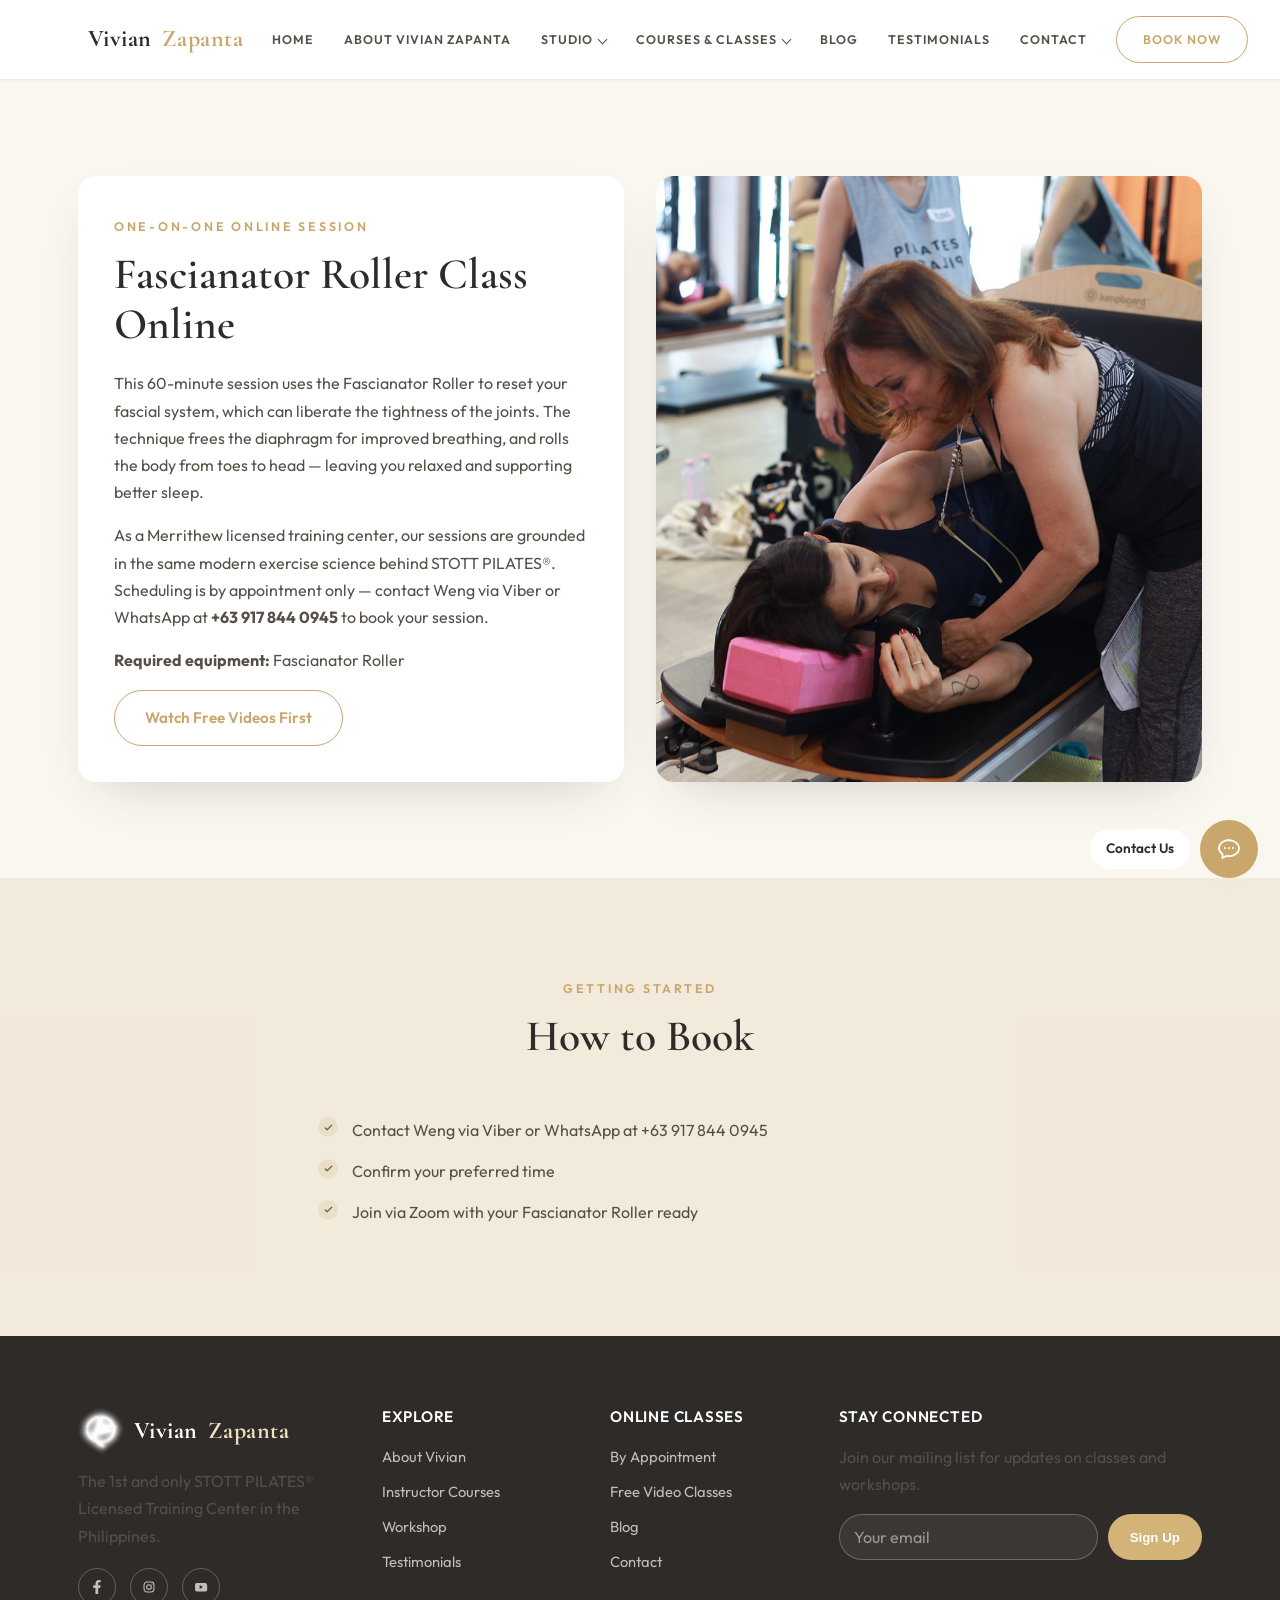
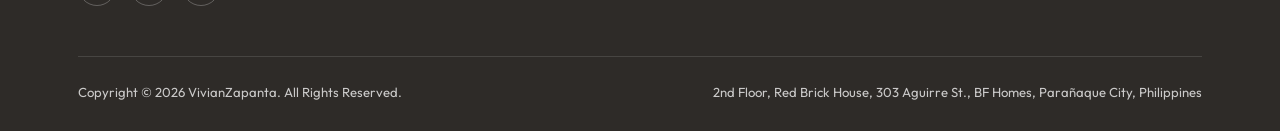
<file: class-descriptions.html>
<!DOCTYPE html>
<html lang="en">
<head>
<meta charset="UTF-8">
<meta name="viewport" content="width=device-width, initial-scale=1.0">
<title>By Appointment | Vivian Zapanta Pilates</title>
<meta name="description" content="Book a one-on-one Fascianator Roller class online with Vivian Zapanta's studio — a 60-minute session to reset your fascial system and free your breath.">
<link rel="preconnect" href="https://fonts.googleapis.com">
<link href="https://fonts.googleapis.com/css2?family=Cormorant+Garamond:wght@500;600;700&family=Outfit:wght@400;500;600;700&display=swap" rel="stylesheet">
<link rel="stylesheet" href="assets/css/style.css?v=20260723b">
</head>
<body>

<header class="site-header">
  <div class="nav-wrap">
    <a href="index.html" class="logo"><img src="assets/img/logo-glow-white.png" class="logo-mark" alt="" width="42" height="42">Vivian <span>Zapanta</span></a>
    <nav>
      <ul class="nav-links">
        <li><a href="index.html" class="nav-link">Home</a></li>
        <li><a href="about-vivian.html" class="nav-link">About Vivian Zapanta</a></li>
        <li class="has-dropdown">
          <a href="#" class="nav-link">Studio</a>
          <ul class="dropdown">
            <li><a href="about-pilates.html">About Pilates</a></li>
            <li><a href="about-studio.html">About Our Studio</a></li>
            <li><a href="gallery.html">Gallery</a></li>
          </ul>
        </li>
        <li class="has-dropdown">
          <a href="#" class="nav-link">Courses &amp; Classes</a>
          <ul class="dropdown">
            <li><a href="instructor-courses.html">Instructor Courses</a></li>
            <li><a href="class-descriptions.html">By Appointment</a></li>
            <li><a href="free-classes.html">Free Pilates Video Classes</a></li>
            <li><a href="schedule.html">Schedule</a></li>
          </ul>
        </li>
        <li><a href="blog.html" class="nav-link">Blog</a></li>
        <li><a href="testimonials.html" class="nav-link">Testimonials</a></li>
        <li><a href="contact.html" class="nav-link">Contact</a></li>
      </ul>
    </nav>
    <div class="nav-cta">
      <a href="schedule.html" class="btn btn-outline">Book Now</a>
      <button class="nav-toggle" aria-label="Toggle menu"><span></span><span></span><span></span></button>
    </div>
  </div>
</header>


<section>
  <div class="container grid grid-2" style="align-items:stretch;">
    <div class="card fade-up">
      <span class="eyebrow">One-on-One Online Session</span>
      <h2>Fascianator Roller Class Online</h2>
      <p>This 60-minute session uses the Fascianator Roller to reset your fascial system, which can liberate the tightness of the joints. The technique frees the diaphragm for improved breathing, and rolls the body from toes to head — leaving you relaxed and supporting better sleep.</p>
      <p>As a Merrithew licensed training center, our sessions are grounded in the same modern exercise science behind STOTT PILATES®. Scheduling is by appointment only — contact Weng via Viber or WhatsApp at <strong>+63 917 844 0945</strong> to book your session.</p>
      <p><strong>Required equipment:</strong> Fascianator Roller</p>
      <a href="free-classes.html" class="btn btn-outline">Watch Free Videos First</a>
    </div>
    <div class="img-frame fade-up">
      <img src="assets/img/picture29.jpg" onerror="this.onerror=null;this.src='https://picsum.photos/seed/fascianatorroller2/700/780'" alt="Fascianator Roller Pilates session">
    </div>
  </div>
</section>

<section class="bg-sage">
  <div class="container" style="max-width:700px;">
    <div class="section-head center fade-up">
      <span class="eyebrow">Getting Started</span>
      <h2>How to Book</h2>
    </div>
    <ul class="list-check fade-up">
      <li>Contact Weng via Viber or WhatsApp at +63 917 844 0945</li>
      <li>Confirm your preferred time</li>
      <li>Join via Zoom with your Fascianator Roller ready</li>
    </ul>
  </div>
</section>

<footer class="site-footer">
  <div class="container">
    <div class="footer-grid">
      <div>
        <a href="index.html" class="logo"><img src="assets/img/logo-glow-white.png" class="logo-mark" alt="" width="42" height="42">Vivian <span>Zapanta</span></a>
        <p>The 1st and only STOTT PILATES® Licensed Training Center in the Philippines.</p>
        <div class="social-row">
          <a href="https://facebook.com/vzpilates" target="_blank" rel="noopener" aria-label="Facebook"><svg viewBox="0 0 320 512" fill="currentColor"><path d="M279.14 288l14.22-92.66h-88.91v-60.13c0-25.35 12.42-50.06 52.24-50.06h40.42V6.26S260.43 0 225.36 0c-73.22 0-121.08 44.38-121.08 124.72v70.62H22.89V288h81.39v224h100.17V288z"/></svg></a>
          <a href="https://instagram.com/vivianzapanta/" target="_blank" rel="noopener" aria-label="Instagram"><svg viewBox="0 0 24 24" fill="none" stroke="currentColor" stroke-width="1.8"><rect x="3.5" y="3.5" width="17" height="17" rx="5"/><circle cx="12" cy="12" r="4"/><circle cx="17.2" cy="6.8" r="1" fill="currentColor" stroke="none"/></svg></a>
          <a href="https://youtube.com/user/sexyhealthyhappy088" target="_blank" rel="noopener" aria-label="YouTube"><svg viewBox="0 0 24 24" fill="currentColor"><path d="M22 8.2s-.2-1.5-.8-2.2c-.8-.8-1.7-.8-2.1-.9C16.1 5 12 5 12 5h0s-4.1 0-7.1.1c-.4 0-1.3.1-2.1.9-.6.7-.8 2.2-.8 2.2S1.8 10 1.8 11.7v1.5c0 1.8.2 3.5.2 3.5s.2 1.5.8 2.2c.8.8 1.9.8 2.4.9 1.7.2 7.3.2 7.3.2s4.1 0 7.1-.1c.4 0 1.3-.1 2.1-.9.6-.7.8-2.2.8-2.2s.2-1.8.2-3.5v-1.5c0-1.8-.2-3.5-.2-3.5ZM9.7 15.3V8.7l5.8 3.3-5.8 3.3Z"/></svg></a>
        </div>
      </div>
      <div>
        <h4>Explore</h4>
        <ul class="footer-links">
          <li><a href="about-vivian.html">About Vivian</a></li>
          <li><a href="instructor-courses.html">Instructor Courses</a></li>
          <li><a href="schedule.html">Workshop</a></li>
          <li><a href="testimonials.html">Testimonials</a></li>
        </ul>
      </div>
      <div>
        <h4>Online Classes</h4>
        <ul class="footer-links">
          <li><a href="class-descriptions.html">By Appointment</a></li>
          <li><a href="free-classes.html">Free Video Classes</a></li>
          <li><a href="blog.html">Blog</a></li>
          <li><a href="contact.html">Contact</a></li>
        </ul>
      </div>
      <div>
        <h4>Stay Connected</h4>
        <p>Join our mailing list for updates on classes and workshops.</p>
        <form class="mailing-form" data-no-backend>
          <input type="email" placeholder="Your email" required>
          <button type="submit">Sign Up</button>
        </form>
        <p class="form-note" style="margin-top:10px;font-size:0.82rem;"></p>
      </div>
    </div>
    <div class="footer-bottom">
      <span>Copyright © 2026 VivianZapanta. All Rights Reserved.</span>
      <span>2nd Floor, Red Brick House, 303 Aguirre St., BF Homes, Parañaque City, Philippines</span>
    </div>
  </div>
</footer>

<script src="assets/js/main.js"></script>

</body>
</html>
</file>
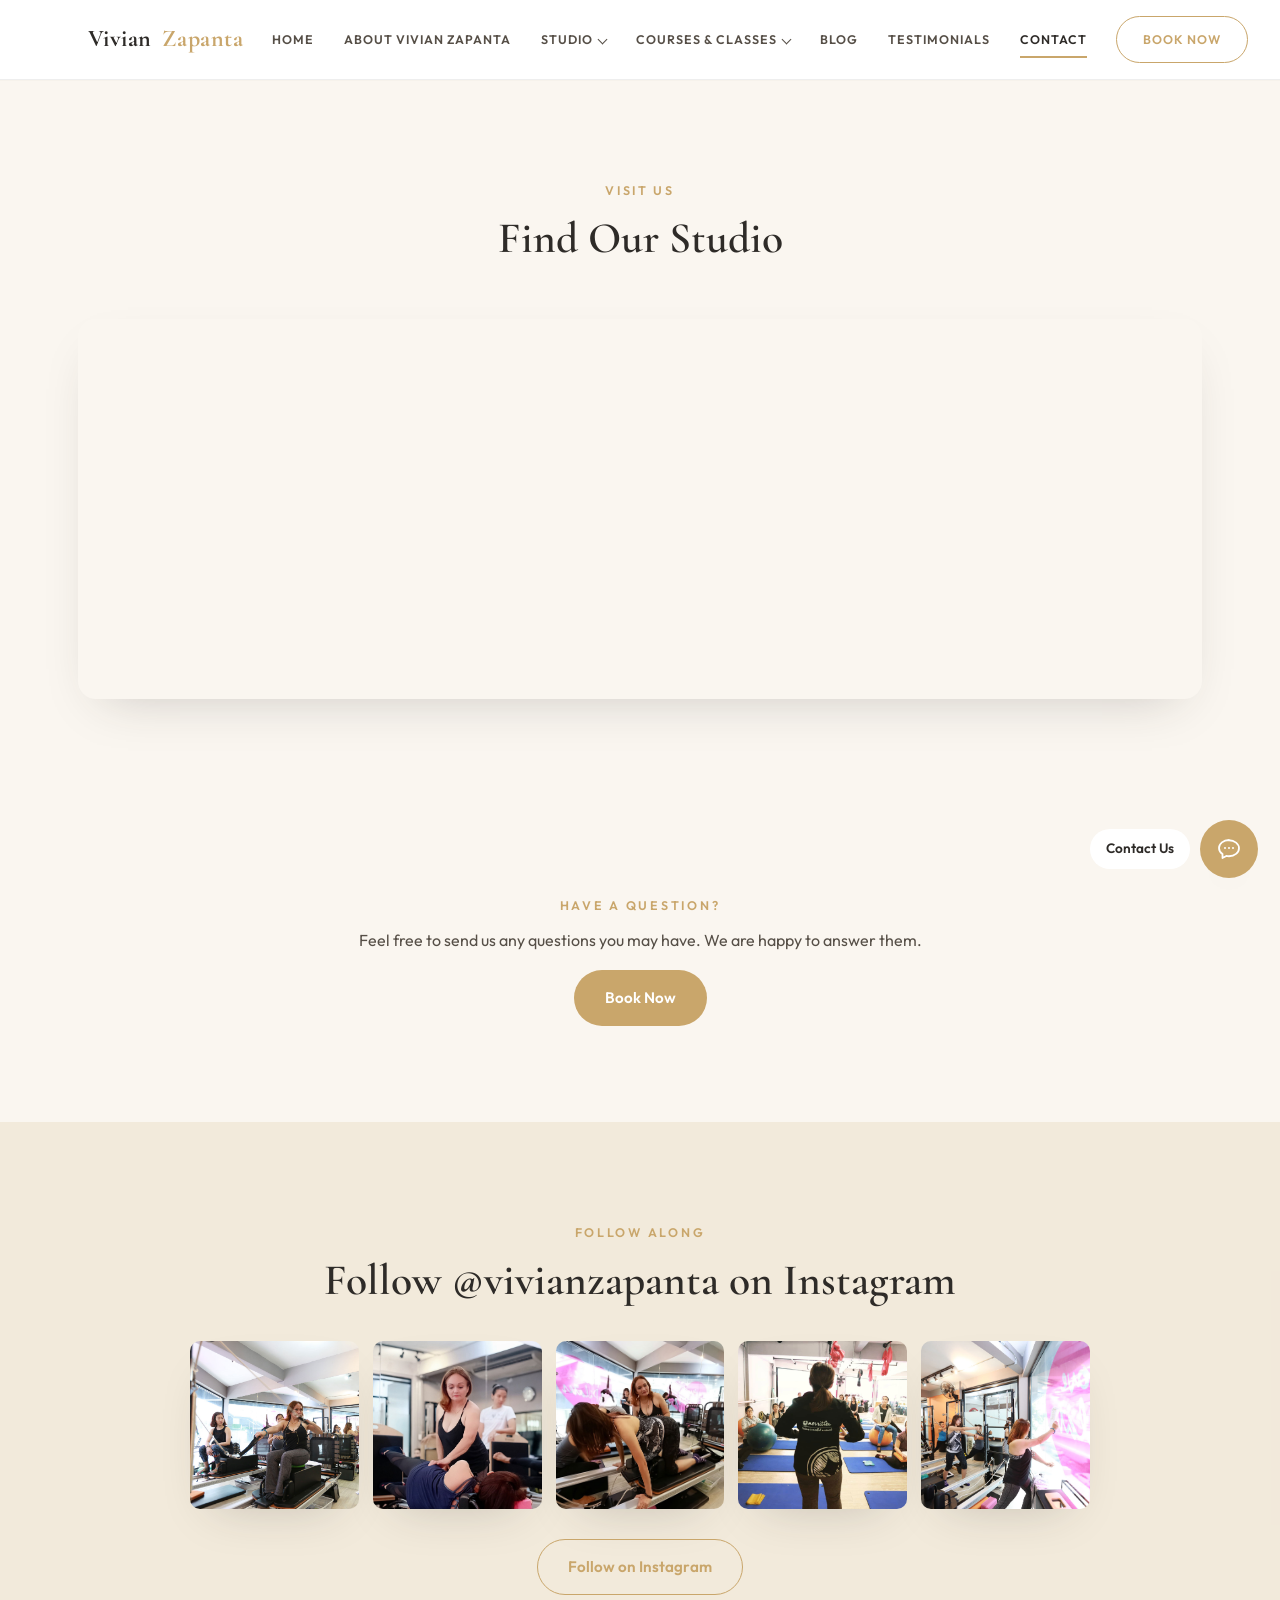
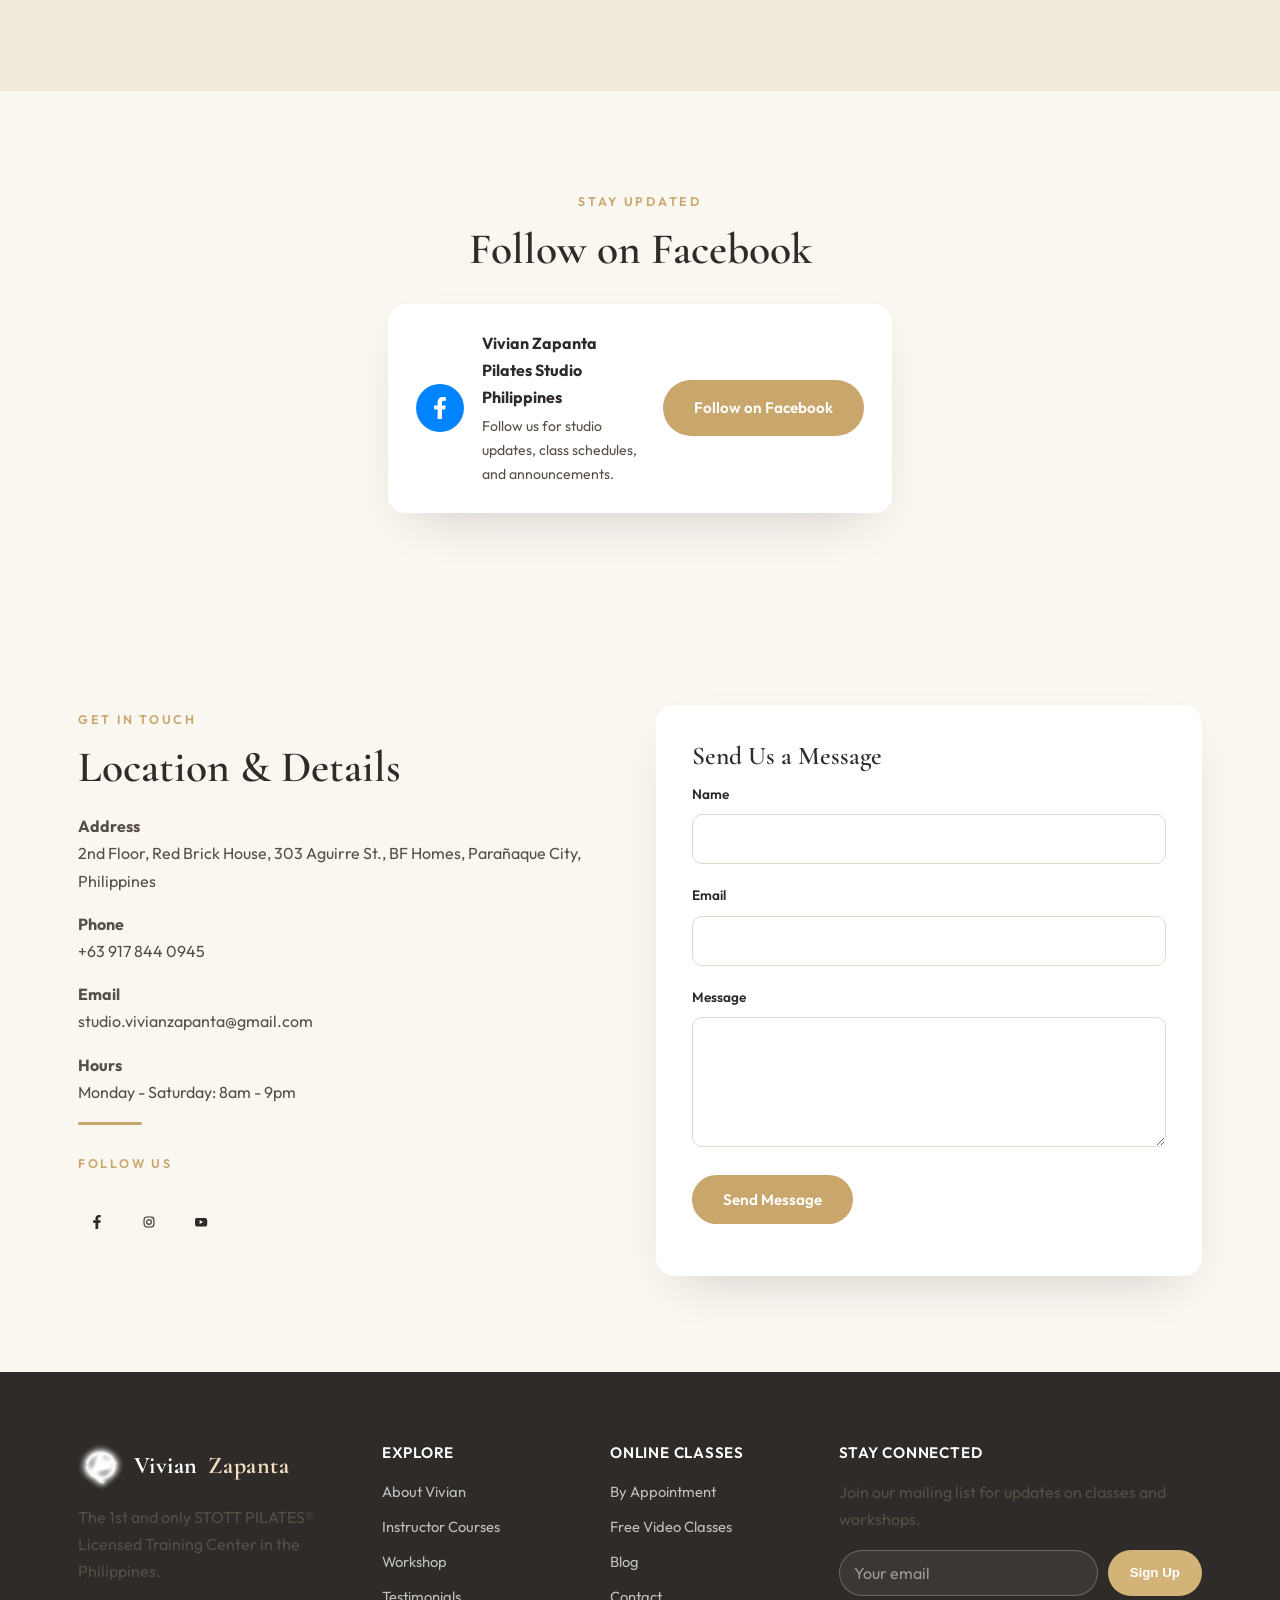
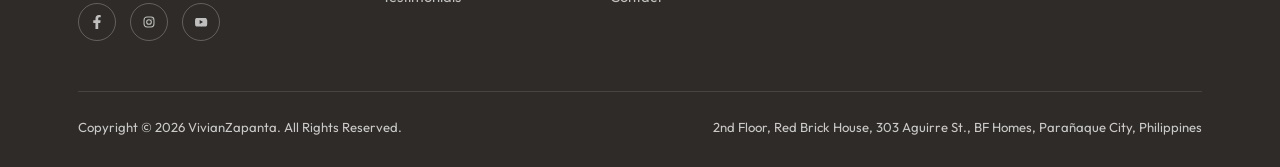
<file: contact.html>
<!DOCTYPE html>
<html lang="en">
<head>
<meta charset="UTF-8">
<meta name="viewport" content="width=device-width, initial-scale=1.0">
<title>Contact Us | Vivian Zapanta Pilates</title>
<meta name="description" content="Get in touch with Vivian Zapanta's Pilates studio in Parañaque City, Philippines — by phone, email, or our contact form.">
<link rel="preconnect" href="https://fonts.googleapis.com">
<link href="https://fonts.googleapis.com/css2?family=Cormorant+Garamond:wght@500;600;700&family=Outfit:wght@400;500;600;700&display=swap" rel="stylesheet">
<link rel="stylesheet" href="assets/css/style.css?v=20260723b">
</head>
<body>

<header class="site-header">
  <div class="nav-wrap">
    <a href="index.html" class="logo"><img src="assets/img/logo-glow-white.png" class="logo-mark" alt="" width="42" height="42">Vivian <span>Zapanta</span></a>
    <nav>
      <ul class="nav-links">
        <li><a href="index.html" class="nav-link">Home</a></li>
        <li><a href="about-vivian.html" class="nav-link">About Vivian Zapanta</a></li>
        <li class="has-dropdown">
          <a href="#" class="nav-link">Studio</a>
          <ul class="dropdown">
            <li><a href="about-pilates.html">About Pilates</a></li>
            <li><a href="about-studio.html">About Our Studio</a></li>
            <li><a href="gallery.html">Gallery</a></li>
          </ul>
        </li>
        <li class="has-dropdown">
          <a href="#" class="nav-link">Courses &amp; Classes</a>
          <ul class="dropdown">
            <li><a href="instructor-courses.html">Instructor Courses</a></li>
            <li><a href="class-descriptions.html">By Appointment</a></li>
            <li><a href="free-classes.html">Free Pilates Video Classes</a></li>
            <li><a href="schedule.html">Schedule</a></li>
          </ul>
        </li>
        <li><a href="blog.html" class="nav-link">Blog</a></li>
        <li><a href="testimonials.html" class="nav-link">Testimonials</a></li>
        <li><a href="contact.html" class="nav-link">Contact</a></li>
      </ul>
    </nav>
    <div class="nav-cta">
      <a href="schedule.html" class="btn btn-outline">Book Now</a>
      <button class="nav-toggle" aria-label="Toggle menu"><span></span><span></span><span></span></button>
    </div>
  </div>
</header>


<section>
  <div class="container">
    <div class="section-head center fade-up">
      <span class="eyebrow">Visit Us</span>
      <h2>Find Our Studio</h2>
    </div>
    <div class="map-frame fade-up">
      <iframe src="https://www.google.com/maps?q=303+Aguirre+St.,+BF+Homes,+Para%C3%B1aque+City,+Philippines&output=embed" width="100%" height="380" style="border:0;" allowfullscreen loading="lazy" referrerpolicy="no-referrer-when-downgrade" title="Vivian Zapanta Pilates Studio location"></iframe>
    </div>
  </div>
</section>

<section>
  <div class="container" style="text-align:center;max-width:700px;">
    <span class="eyebrow">Have a Question?</span>
    <p>Feel free to send us any questions you may have. We are happy to answer them.</p>
    <a href="class-descriptions.html" class="btn btn-gold">Book Now</a>
  </div>
</section>

<section class="bg-sage">
  <div class="container" style="text-align:center;">
    <span class="eyebrow">Follow Along</span>
    <h2>Follow @vivianzapanta on Instagram</h2>
    <div class="ig-strip fade-up">
      <a class="ig-item" href="https://instagram.com/vivianzapanta/" target="_blank" rel="noopener">
        <img src="assets/img/picture18.jpg" onerror="this.onerror=null;this.src='https://picsum.photos/seed/ig1/400/400'" alt="Instagram post from Vivian Zapanta Pilates">
      </a>
      <a class="ig-item" href="https://instagram.com/vivianzapanta/" target="_blank" rel="noopener">
        <img src="assets/img/picture19.jpg" onerror="this.onerror=null;this.src='https://picsum.photos/seed/ig2/400/400'" alt="Instagram post from Vivian Zapanta Pilates">
      </a>
      <a class="ig-item" href="https://instagram.com/vivianzapanta/" target="_blank" rel="noopener">
        <img src="assets/img/picture20.jpg" onerror="this.onerror=null;this.src='https://picsum.photos/seed/ig3/400/400'" alt="Instagram post from Vivian Zapanta Pilates">
      </a>
      <a class="ig-item" href="https://instagram.com/vivianzapanta/" target="_blank" rel="noopener">
        <img src="assets/img/picture21.jpg" onerror="this.onerror=null;this.src='https://picsum.photos/seed/ig4/400/400'" alt="Instagram post from Vivian Zapanta Pilates">
      </a>
      <a class="ig-item" href="https://instagram.com/vivianzapanta/" target="_blank" rel="noopener">
        <img src="assets/img/picture22.jpg" onerror="this.onerror=null;this.src='https://picsum.photos/seed/ig5/400/400'" alt="Instagram post from Vivian Zapanta Pilates">
      </a>
    </div>
    <a href="https://instagram.com/vivianzapanta/" target="_blank" rel="noopener" class="btn btn-outline" style="margin-top:30px;">Follow on Instagram</a>
  </div>
</section>

<section>
  <div class="container" style="text-align:center;max-width:560px;">
    <span class="eyebrow">Stay Updated</span>
    <h2>Follow on Facebook</h2>
    <div class="fb-card fade-up">
      <div class="fb-card-icon">
        <svg viewBox="0 0 320 512" fill="currentColor"><path d="M279.14 288l14.22-92.66h-88.91v-60.13c0-25.35 12.42-50.06 52.24-50.06h40.42V6.26S260.43 0 225.36 0c-73.22 0-121.08 44.38-121.08 124.72v70.62H22.89V288h81.39v224h100.17V288z"/></svg>
      </div>
      <div class="fb-card-info">
        <strong>Vivian Zapanta Pilates Studio Philippines</strong>
        <span>Follow us for studio updates, class schedules, and announcements.</span>
      </div>
      <a href="https://facebook.com/vzpilates" target="_blank" rel="noopener" class="btn btn-primary">Follow on Facebook</a>
    </div>
  </div>
</section>

<section>
  <div class="container grid grid-2">
    <div class="fade-up">
      <span class="eyebrow">Get in Touch</span>
      <h2>Location &amp; Details</h2>
      <p><strong>Address</strong><br>2nd Floor, Red Brick House, 303 Aguirre St., BF Homes, Parañaque City, Philippines</p>
      <p><strong>Phone</strong><br>+63 917 844 0945</p>
      <p><strong>Email</strong><br>studio.vivianzapanta@gmail.com</p>
      <p><strong>Hours</strong><br>Monday - Saturday: 8am - 9pm</p>
      <div class="divider-gold"></div>
      <span class="eyebrow">Follow Us</span>
      <div class="social-row">
        <a href="https://facebook.com/vzpilates" target="_blank" rel="noopener" aria-label="Facebook"><svg viewBox="0 0 320 512" fill="currentColor"><path d="M279.14 288l14.22-92.66h-88.91v-60.13c0-25.35 12.42-50.06 52.24-50.06h40.42V6.26S260.43 0 225.36 0c-73.22 0-121.08 44.38-121.08 124.72v70.62H22.89V288h81.39v224h100.17V288z"/></svg></a>
        <a href="https://instagram.com/vivianzapanta/" target="_blank" rel="noopener" aria-label="Instagram"><svg viewBox="0 0 24 24" fill="none" stroke="currentColor" stroke-width="1.8"><rect x="3.5" y="3.5" width="17" height="17" rx="5"/><circle cx="12" cy="12" r="4"/><circle cx="17.2" cy="6.8" r="1" fill="currentColor" stroke="none"/></svg></a>
        <a href="https://youtube.com/user/sexyhealthyhappy088" target="_blank" rel="noopener" aria-label="YouTube"><svg viewBox="0 0 24 24" fill="currentColor"><path d="M22 8.2s-.2-1.5-.8-2.2c-.8-.8-1.7-.8-2.1-.9C16.1 5 12 5 12 5h0s-4.1 0-7.1.1c-.4 0-1.3.1-2.1.9-.6.7-.8 2.2-.8 2.2S1.8 10 1.8 11.7v1.5c0 1.8.2 3.5.2 3.5s.2 1.5.8 2.2c.8.8 1.9.8 2.4.9 1.7.2 7.3.2 7.3.2s4.1 0 7.1-.1c.4 0 1.3-.1 2.1-.9.6-.7.8-2.2.8-2.2s.2-1.8.2-3.5v-1.5c0-1.8-.2-3.5-.2-3.5ZM9.7 15.3V8.7l5.8 3.3-5.8 3.3Z"/></svg></a>
      </div>
    </div>
    <div class="card fade-up">
      <h3>Send Us a Message</h3>
      <form data-no-backend>
        <div class="form-field">
          <label for="name">Name</label>
          <input type="text" id="name" name="name" required>
        </div>
        <div class="form-field">
          <label for="email">Email</label>
          <input type="email" id="email" name="email" required>
        </div>
        <div class="form-field">
          <label for="message">Message</label>
          <textarea id="message" name="message" rows="5" required></textarea>
        </div>
        <button type="submit" class="btn btn-primary">Send Message</button>
        <p class="form-note"></p>
      </form>
    </div>
  </div>
</section>

<footer class="site-footer">
  <div class="container">
    <div class="footer-grid">
      <div>
        <a href="index.html" class="logo"><img src="assets/img/logo-glow-white.png" class="logo-mark" alt="" width="42" height="42">Vivian <span>Zapanta</span></a>
        <p>The 1st and only STOTT PILATES® Licensed Training Center in the Philippines.</p>
        <div class="social-row">
          <a href="https://facebook.com/vzpilates" target="_blank" rel="noopener" aria-label="Facebook"><svg viewBox="0 0 320 512" fill="currentColor"><path d="M279.14 288l14.22-92.66h-88.91v-60.13c0-25.35 12.42-50.06 52.24-50.06h40.42V6.26S260.43 0 225.36 0c-73.22 0-121.08 44.38-121.08 124.72v70.62H22.89V288h81.39v224h100.17V288z"/></svg></a>
          <a href="https://instagram.com/vivianzapanta/" target="_blank" rel="noopener" aria-label="Instagram"><svg viewBox="0 0 24 24" fill="none" stroke="currentColor" stroke-width="1.8"><rect x="3.5" y="3.5" width="17" height="17" rx="5"/><circle cx="12" cy="12" r="4"/><circle cx="17.2" cy="6.8" r="1" fill="currentColor" stroke="none"/></svg></a>
          <a href="https://youtube.com/user/sexyhealthyhappy088" target="_blank" rel="noopener" aria-label="YouTube"><svg viewBox="0 0 24 24" fill="currentColor"><path d="M22 8.2s-.2-1.5-.8-2.2c-.8-.8-1.7-.8-2.1-.9C16.1 5 12 5 12 5h0s-4.1 0-7.1.1c-.4 0-1.3.1-2.1.9-.6.7-.8 2.2-.8 2.2S1.8 10 1.8 11.7v1.5c0 1.8.2 3.5.2 3.5s.2 1.5.8 2.2c.8.8 1.9.8 2.4.9 1.7.2 7.3.2 7.3.2s4.1 0 7.1-.1c.4 0 1.3-.1 2.1-.9.6-.7.8-2.2.8-2.2s.2-1.8.2-3.5v-1.5c0-1.8-.2-3.5-.2-3.5ZM9.7 15.3V8.7l5.8 3.3-5.8 3.3Z"/></svg></a>
        </div>
      </div>
      <div>
        <h4>Explore</h4>
        <ul class="footer-links">
          <li><a href="about-vivian.html">About Vivian</a></li>
          <li><a href="instructor-courses.html">Instructor Courses</a></li>
          <li><a href="schedule.html">Workshop</a></li>
          <li><a href="testimonials.html">Testimonials</a></li>
        </ul>
      </div>
      <div>
        <h4>Online Classes</h4>
        <ul class="footer-links">
          <li><a href="class-descriptions.html">By Appointment</a></li>
          <li><a href="free-classes.html">Free Video Classes</a></li>
          <li><a href="blog.html">Blog</a></li>
          <li><a href="contact.html">Contact</a></li>
        </ul>
      </div>
      <div>
        <h4>Stay Connected</h4>
        <p>Join our mailing list for updates on classes and workshops.</p>
        <form class="mailing-form" data-no-backend>
          <input type="email" placeholder="Your email" required>
          <button type="submit">Sign Up</button>
        </form>
        <p class="form-note" style="margin-top:10px;font-size:0.82rem;"></p>
      </div>
    </div>
    <div class="footer-bottom">
      <span>Copyright © 2026 VivianZapanta. All Rights Reserved.</span>
      <span>2nd Floor, Red Brick House, 303 Aguirre St., BF Homes, Parañaque City, Philippines</span>
    </div>
  </div>
</footer>

<script src="assets/js/main.js"></script>

</body>
</html>
</file>
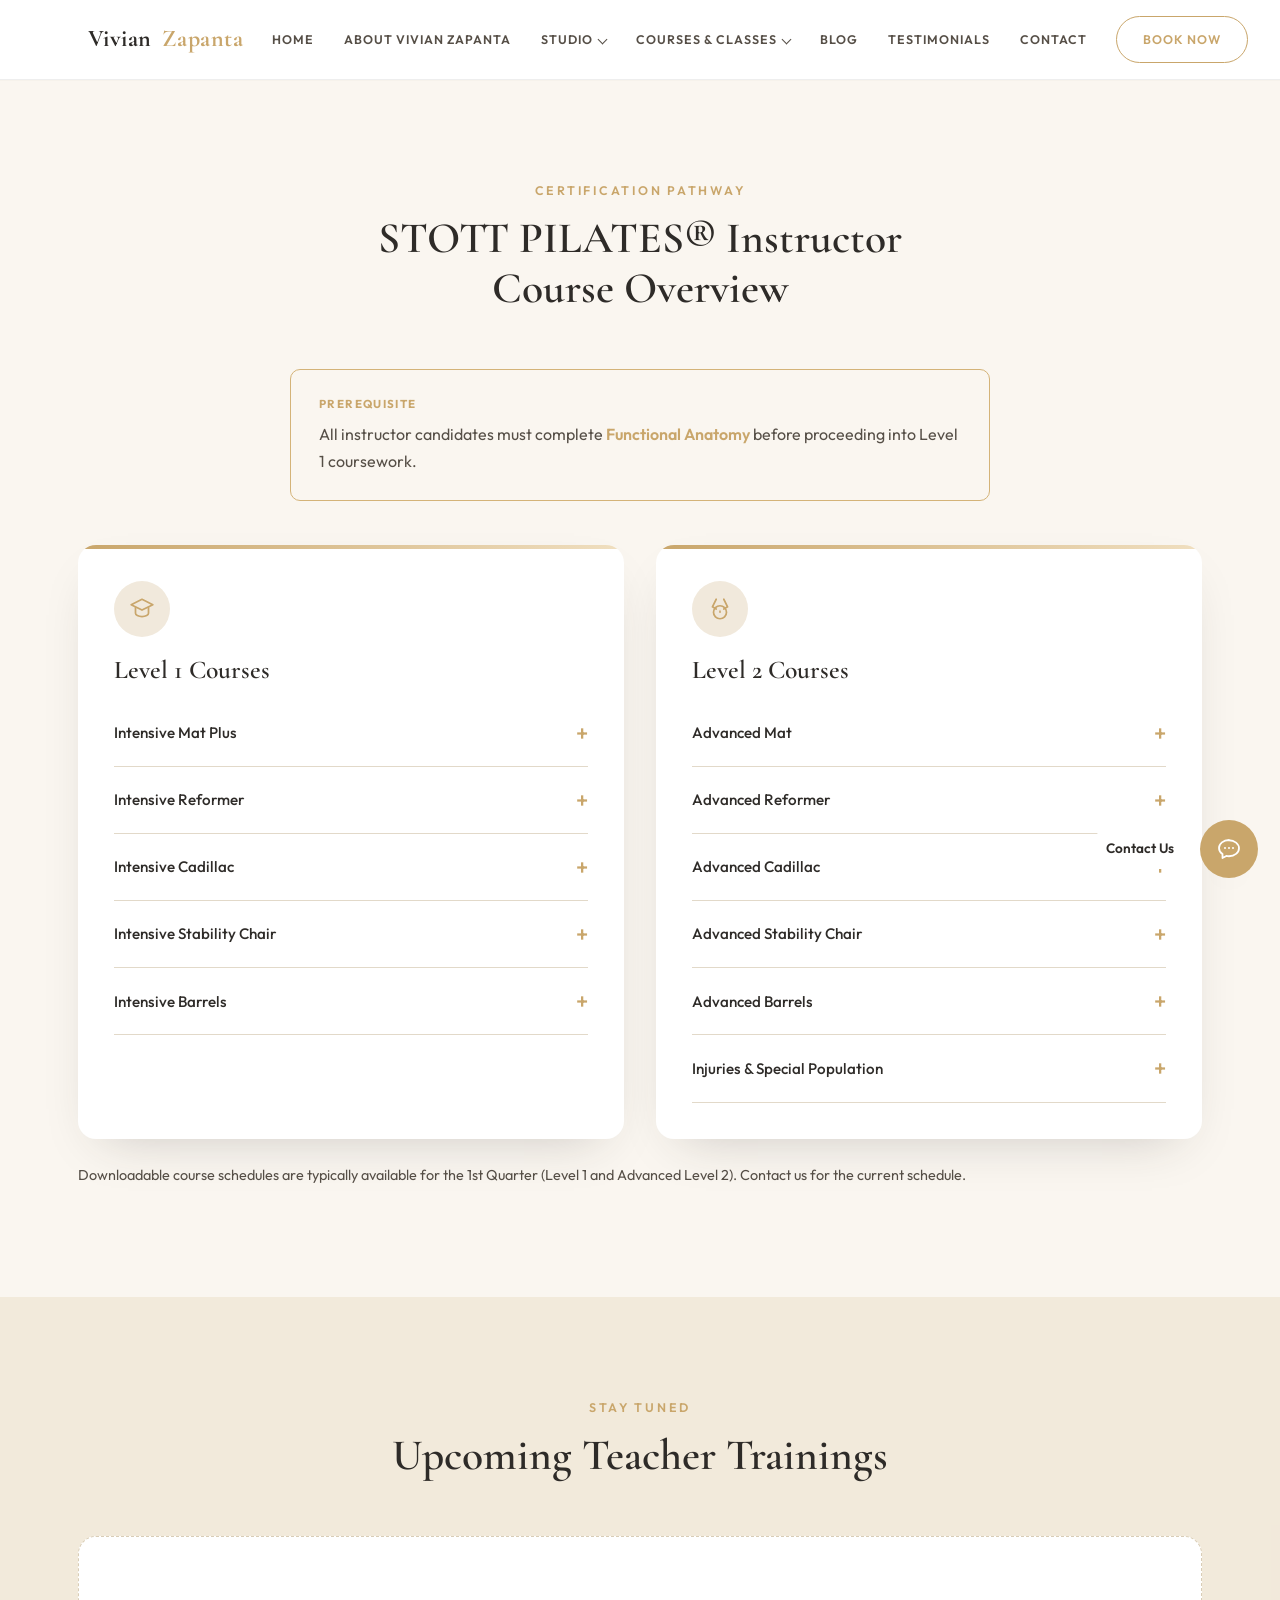
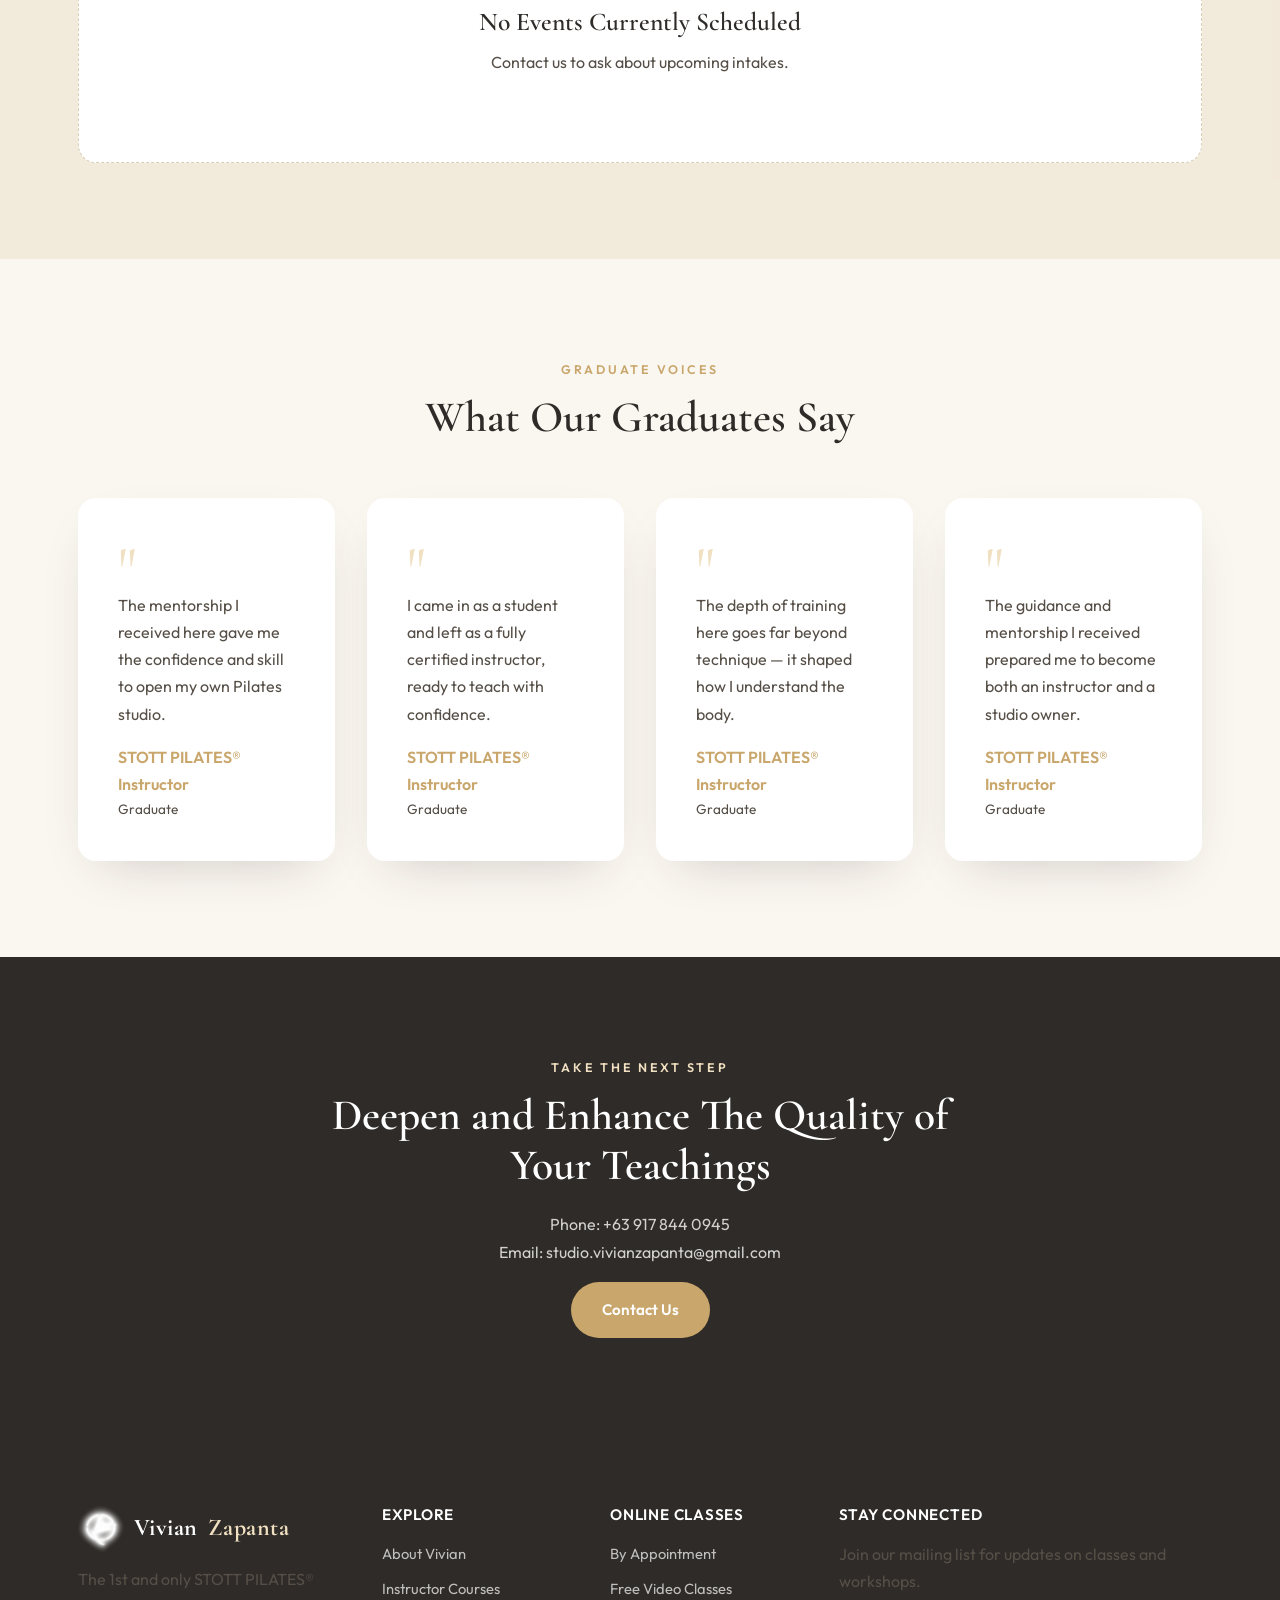
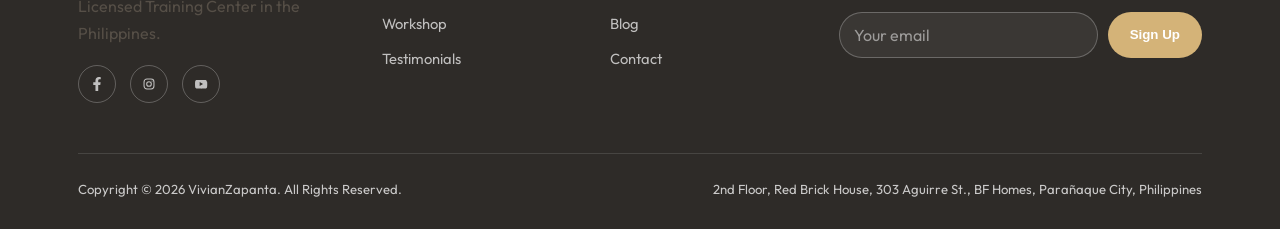
<file: instructor-courses.html>
<!DOCTYPE html>
<html lang="en">
<head>
<meta charset="UTF-8">
<meta name="viewport" content="width=device-width, initial-scale=1.0">
<title>Pilates Instructor Courses | Vivian Zapanta Pilates</title>
<meta name="description" content="Become a certified STOTT PILATES® instructor in the Philippines. Explore our Level 1 and Level 2 instructor training courses with Vivian Zapanta.">
<link rel="preconnect" href="https://fonts.googleapis.com">
<link href="https://fonts.googleapis.com/css2?family=Cormorant+Garamond:wght@500;600;700&family=Outfit:wght@400;500;600;700&display=swap" rel="stylesheet">
<link rel="stylesheet" href="assets/css/style.css?v=20260723b">
</head>
<body>

<header class="site-header">
  <div class="nav-wrap">
    <a href="index.html" class="logo"><img src="assets/img/logo-glow-white.png" class="logo-mark" alt="" width="42" height="42">Vivian <span>Zapanta</span></a>
    <nav>
      <ul class="nav-links">
        <li><a href="index.html" class="nav-link">Home</a></li>
        <li><a href="about-vivian.html" class="nav-link">About Vivian Zapanta</a></li>
        <li class="has-dropdown">
          <a href="#" class="nav-link">Studio</a>
          <ul class="dropdown">
            <li><a href="about-pilates.html">About Pilates</a></li>
            <li><a href="about-studio.html">About Our Studio</a></li>
            <li><a href="gallery.html">Gallery</a></li>
          </ul>
        </li>
        <li class="has-dropdown">
          <a href="#" class="nav-link">Courses &amp; Classes</a>
          <ul class="dropdown">
            <li><a href="instructor-courses.html">Instructor Courses</a></li>
            <li><a href="class-descriptions.html">By Appointment</a></li>
            <li><a href="free-classes.html">Free Pilates Video Classes</a></li>
            <li><a href="schedule.html">Schedule</a></li>
          </ul>
        </li>
        <li><a href="blog.html" class="nav-link">Blog</a></li>
        <li><a href="testimonials.html" class="nav-link">Testimonials</a></li>
        <li><a href="contact.html" class="nav-link">Contact</a></li>
      </ul>
    </nav>
    <div class="nav-cta">
      <a href="schedule.html" class="btn btn-outline">Book Now</a>
      <button class="nav-toggle" aria-label="Toggle menu"><span></span><span></span><span></span></button>
    </div>
  </div>
</header>


<section>
  <div class="container">
    <div class="section-head center fade-up">
      <span class="eyebrow">Certification Pathway</span>
      <h2>STOTT PILATES® Instructor Course Overview</h2>
    </div>
    <div class="prereq-notice fade-up">
      <span class="prereq-label">Prerequisite</span>
      <p>All instructor candidates must complete <strong>Functional Anatomy</strong> before proceeding into Level 1 coursework.</p>
    </div>
    <div class="grid grid-2">
      <div class="card credential-card fade-up">
        <div class="icon-badge credential-icon">
          <svg viewBox="0 0 24 24" fill="none" stroke="currentColor" stroke-width="1.6" stroke-linecap="round" stroke-linejoin="round"><path d="M12 3 2 8l10 5 10-5-10-5Z"/><path d="M6 10.5V16c0 1.5 2.5 3 6 3s6-1.5 6-3v-5.5"/></svg>
        </div>
        <h3>Level 1 Courses</h3>
        <div class="course-list">
          <div class="faq-item">
            <div class="faq-q"><span>Intensive Mat Plus</span><span class="plus">+</span></div>
            <div class="faq-a"><p><strong>Equipment needed:</strong> Mat, Fitness Circle, Hand Weights, Flex-Band</p></div>
          </div>
          <div class="faq-item">
            <div class="faq-q"><span>Intensive Reformer</span><span class="plus">+</span></div>
            <div class="faq-a"><p><strong>Equipment needed:</strong> Reformer (with box)</p></div>
          </div>
          <div class="faq-item">
            <div class="faq-q"><span>Intensive Cadillac</span><span class="plus">+</span></div>
            <div class="faq-a"><p><strong>Equipment needed:</strong> Cadillac / Trapeze Table</p></div>
          </div>
          <div class="faq-item">
            <div class="faq-q"><span>Intensive Stability Chair</span><span class="plus">+</span></div>
            <div class="faq-a"><p><strong>Equipment needed:</strong> Stability Chair</p></div>
          </div>
          <div class="faq-item">
            <div class="faq-q"><span>Intensive Barrels</span><span class="plus">+</span></div>
            <div class="faq-a"><p><strong>Equipment needed:</strong> Ladder Barrel, Spine Corrector/Arc Barrel</p></div>
          </div>
        </div>
      </div>
      <div class="card credential-card fade-up">
        <div class="icon-badge credential-icon">
          <svg viewBox="0 0 24 24" fill="none" stroke="currentColor" stroke-width="1.6" stroke-linecap="round" stroke-linejoin="round"><path d="m8.5 3-3.5 7L8.5 12"/><path d="m15.5 3 3.5 7-3.5 2"/><circle cx="12" cy="15" r="6"/><path d="m12 12.5 1 2.5-1 .8-1-.8 1-2.5Z" fill="currentColor" stroke="none"/></svg>
        </div>
        <h3>Level 2 Courses</h3>
        <div class="course-list">
          <div class="faq-item">
            <div class="faq-q"><span>Advanced Mat</span><span class="plus">+</span></div>
            <div class="faq-a"><p><strong>Equipment needed:</strong> Mat, Fitness Circle, Hand Weights, Flex-Band, Stability Ball</p></div>
          </div>
          <div class="faq-item">
            <div class="faq-q"><span>Advanced Reformer</span><span class="plus">+</span></div>
            <div class="faq-a"><p><strong>Equipment needed:</strong> Reformer (with box, Jump Board optional)</p></div>
          </div>
          <div class="faq-item">
            <div class="faq-q"><span>Advanced Cadillac</span><span class="plus">+</span></div>
            <div class="faq-a"><p><strong>Equipment needed:</strong> Cadillac / Trapeze Table</p></div>
          </div>
          <div class="faq-item">
            <div class="faq-q"><span>Advanced Stability Chair</span><span class="plus">+</span></div>
            <div class="faq-a"><p><strong>Equipment needed:</strong> Stability Chair</p></div>
          </div>
          <div class="faq-item">
            <div class="faq-q"><span>Advanced Barrels</span><span class="plus">+</span></div>
            <div class="faq-a"><p><strong>Equipment needed:</strong> Ladder Barrel, Spine Corrector/Arc Barrel</p></div>
          </div>
          <div class="faq-item">
            <div class="faq-q"><span>Injuries &amp; Special Population</span><span class="plus">+</span></div>
            <div class="faq-a"><p><strong>Equipment needed:</strong> Mat, Reformer, Cadillac, Stability Chair</p></div>
          </div>
        </div>
      </div>
    </div>
    <p style="margin-top:24px;font-size:0.9rem;color:var(--charcoal-soft);">Downloadable course schedules are typically available for the 1st Quarter (Level 1 and Advanced Level 2). <a href="#">Contact us for the current schedule</a>.</p>
  </div>
</section>

<section class="bg-sage">
  <div class="container">
    <div class="section-head center fade-up">
      <span class="eyebrow">Stay Tuned</span>
      <h2>Upcoming Teacher Trainings</h2>
    </div>
    <div id="upcomingTrainings" data-sheet-csv="https://docs.google.com/spreadsheets/d/e/2PACX-1vRkrpX1PfcFFYc-TYd9aJaXuLrjOy0TEFDPcNOy2OCdVeCDC6C5yRUZ8Huxn4IQLpmzCu4UJqbhhzc3/pub?gid=1793811679&single=true&output=csv">
      <div class="empty-state fade-up">
        <h3>No Events Currently Scheduled</h3>
        <p>Contact us to ask about upcoming intakes.</p>
      </div>
    </div>
  </div>
</section>

<section>
  <div class="container">
    <div class="section-head center fade-up">
      <span class="eyebrow">Graduate Voices</span>
      <h2>What Our Graduates Say</h2>
    </div>
    <div class="grid grid-4">
      <div class="testimonial-card fade-up">
        <span class="quote-mark">"</span>
        <p>The mentorship I received here gave me the confidence and skill to open my own Pilates studio.</p>
        <div class="name">STOTT PILATES® Instructor</div>
        <div class="role">Graduate</div>
      </div>
      <div class="testimonial-card fade-up">
        <span class="quote-mark">"</span>
        <p>I came in as a student and left as a fully certified instructor, ready to teach with confidence.</p>
        <div class="name">STOTT PILATES® Instructor</div>
        <div class="role">Graduate</div>
      </div>
      <div class="testimonial-card fade-up">
        <span class="quote-mark">"</span>
        <p>The depth of training here goes far beyond technique — it shaped how I understand the body.</p>
        <div class="name">STOTT PILATES® Instructor</div>
        <div class="role">Graduate</div>
      </div>
      <div class="testimonial-card fade-up">
        <span class="quote-mark">"</span>
        <p>The guidance and mentorship I received prepared me to become both an instructor and a studio owner.</p>
        <div class="name">STOTT PILATES® Instructor</div>
        <div class="role">Graduate</div>
      </div>
    </div>
  </div>
</section>

<section class="bg-charcoal">
  <div class="container" style="text-align:center;max-width:760px;">
    <span class="eyebrow" style="color:var(--blush);">Take the Next Step</span>
    <h2>Deepen and Enhance The Quality of Your Teachings</h2>
    <p>Phone: +63 917 844 0945<br>Email: studio.vivianzapanta@gmail.com</p>
    <a href="contact.html" class="btn btn-gold">Contact Us</a>
  </div>
</section>

<footer class="site-footer">
  <div class="container">
    <div class="footer-grid">
      <div>
        <a href="index.html" class="logo"><img src="assets/img/logo-glow-white.png" class="logo-mark" alt="" width="42" height="42">Vivian <span>Zapanta</span></a>
        <p>The 1st and only STOTT PILATES® Licensed Training Center in the Philippines.</p>
        <div class="social-row">
          <a href="https://facebook.com/vzpilates" target="_blank" rel="noopener" aria-label="Facebook"><svg viewBox="0 0 320 512" fill="currentColor"><path d="M279.14 288l14.22-92.66h-88.91v-60.13c0-25.35 12.42-50.06 52.24-50.06h40.42V6.26S260.43 0 225.36 0c-73.22 0-121.08 44.38-121.08 124.72v70.62H22.89V288h81.39v224h100.17V288z"/></svg></a>
          <a href="https://instagram.com/vivianzapanta/" target="_blank" rel="noopener" aria-label="Instagram"><svg viewBox="0 0 24 24" fill="none" stroke="currentColor" stroke-width="1.8"><rect x="3.5" y="3.5" width="17" height="17" rx="5"/><circle cx="12" cy="12" r="4"/><circle cx="17.2" cy="6.8" r="1" fill="currentColor" stroke="none"/></svg></a>
          <a href="https://youtube.com/user/sexyhealthyhappy088" target="_blank" rel="noopener" aria-label="YouTube"><svg viewBox="0 0 24 24" fill="currentColor"><path d="M22 8.2s-.2-1.5-.8-2.2c-.8-.8-1.7-.8-2.1-.9C16.1 5 12 5 12 5h0s-4.1 0-7.1.1c-.4 0-1.3.1-2.1.9-.6.7-.8 2.2-.8 2.2S1.8 10 1.8 11.7v1.5c0 1.8.2 3.5.2 3.5s.2 1.5.8 2.2c.8.8 1.9.8 2.4.9 1.7.2 7.3.2 7.3.2s4.1 0 7.1-.1c.4 0 1.3-.1 2.1-.9.6-.7.8-2.2.8-2.2s.2-1.8.2-3.5v-1.5c0-1.8-.2-3.5-.2-3.5ZM9.7 15.3V8.7l5.8 3.3-5.8 3.3Z"/></svg></a>
        </div>
      </div>
      <div>
        <h4>Explore</h4>
        <ul class="footer-links">
          <li><a href="about-vivian.html">About Vivian</a></li>
          <li><a href="instructor-courses.html">Instructor Courses</a></li>
          <li><a href="schedule.html">Workshop</a></li>
          <li><a href="testimonials.html">Testimonials</a></li>
        </ul>
      </div>
      <div>
        <h4>Online Classes</h4>
        <ul class="footer-links">
          <li><a href="class-descriptions.html">By Appointment</a></li>
          <li><a href="free-classes.html">Free Video Classes</a></li>
          <li><a href="blog.html">Blog</a></li>
          <li><a href="contact.html">Contact</a></li>
        </ul>
      </div>
      <div>
        <h4>Stay Connected</h4>
        <p>Join our mailing list for updates on classes and workshops.</p>
        <form class="mailing-form" data-no-backend>
          <input type="email" placeholder="Your email" required>
          <button type="submit">Sign Up</button>
        </form>
        <p class="form-note" style="margin-top:10px;font-size:0.82rem;"></p>
      </div>
    </div>
    <div class="footer-bottom">
      <span>Copyright © 2026 VivianZapanta. All Rights Reserved.</span>
      <span>2nd Floor, Red Brick House, 303 Aguirre St., BF Homes, Parañaque City, Philippines</span>
    </div>
  </div>
</footer>

<script src="assets/js/main.js"></script>

</body>
</html>
</file>
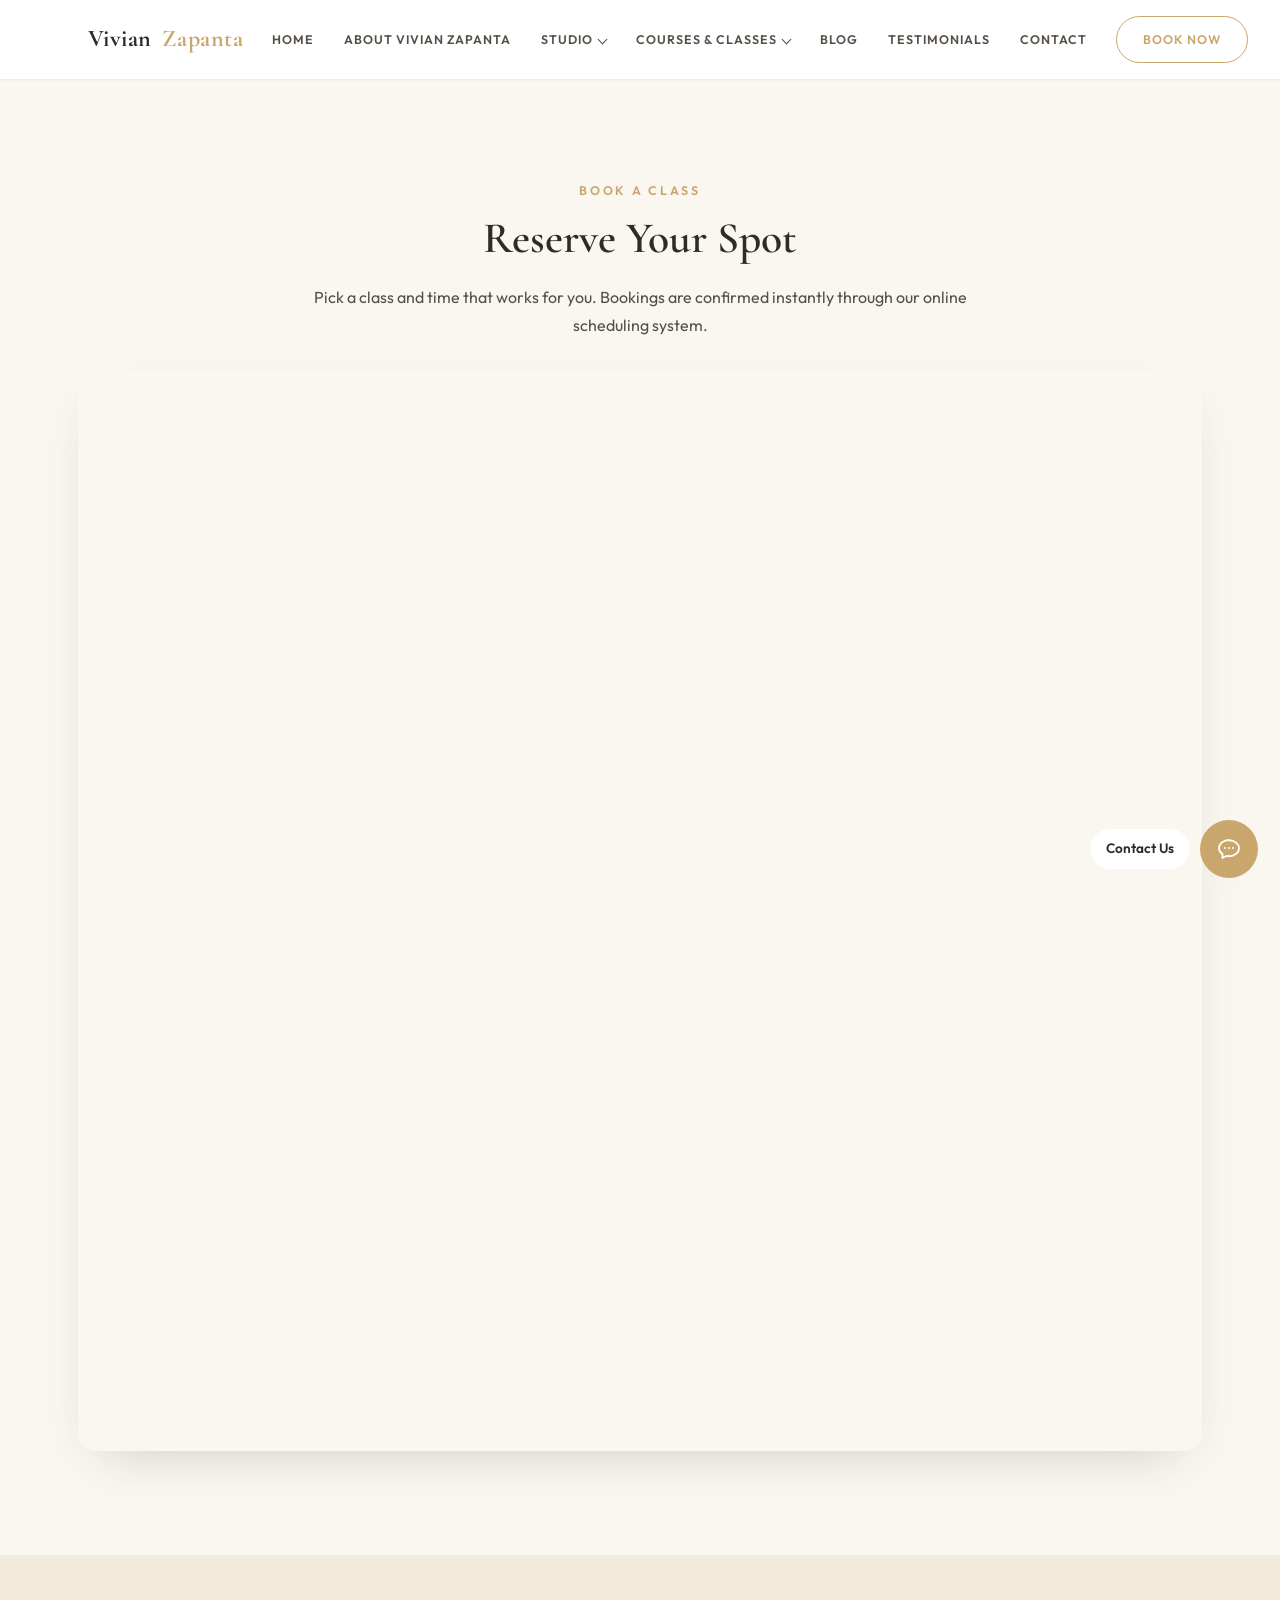
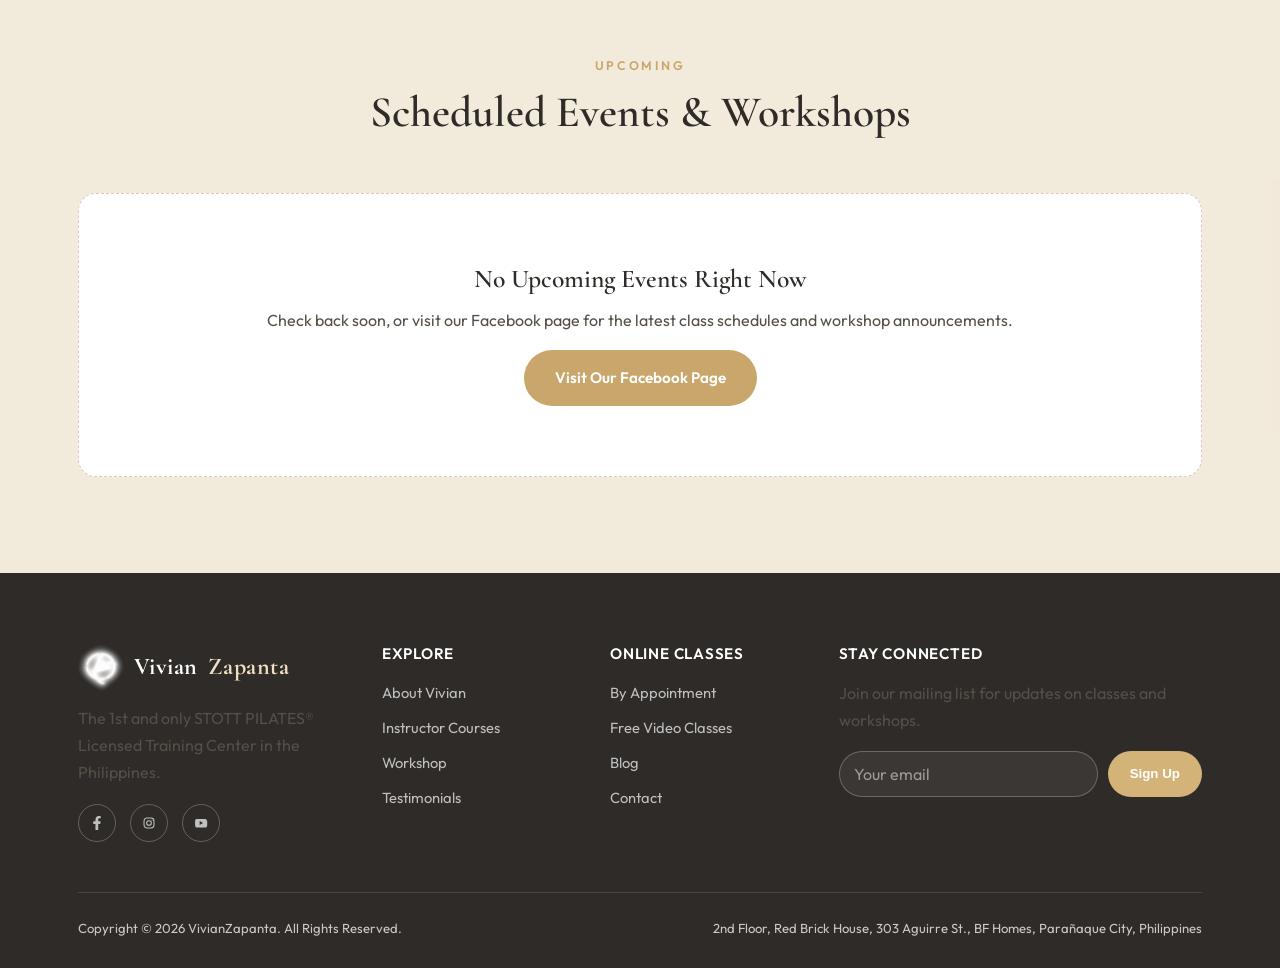
<file: schedule.html>
<!DOCTYPE html>
<html lang="en">
<head>
<meta charset="UTF-8">
<meta name="viewport" content="width=device-width, initial-scale=1.0">
<title>Workshop | Vivian Zapanta Pilates</title>
<meta name="description" content="Check the current schedule of Pilates classes, workshops, and intensives at Vivian Zapanta's studio in the Philippines.">
<link rel="preconnect" href="https://fonts.googleapis.com">
<link href="https://fonts.googleapis.com/css2?family=Cormorant+Garamond:wght@500;600;700&family=Outfit:wght@400;500;600;700&display=swap" rel="stylesheet">
<link rel="stylesheet" href="assets/css/style.css?v=20260723b">
</head>
<body>

<header class="site-header">
  <div class="nav-wrap">
    <a href="index.html" class="logo"><img src="assets/img/logo-glow-white.png" class="logo-mark" alt="" width="42" height="42">Vivian <span>Zapanta</span></a>
    <nav>
      <ul class="nav-links">
        <li><a href="index.html" class="nav-link">Home</a></li>
        <li><a href="about-vivian.html" class="nav-link">About Vivian Zapanta</a></li>
        <li class="has-dropdown">
          <a href="#" class="nav-link">Studio</a>
          <ul class="dropdown">
            <li><a href="about-pilates.html">About Pilates</a></li>
            <li><a href="about-studio.html">About Our Studio</a></li>
            <li><a href="gallery.html">Gallery</a></li>
          </ul>
        </li>
        <li class="has-dropdown">
          <a href="#" class="nav-link">Courses &amp; Classes</a>
          <ul class="dropdown">
            <li><a href="instructor-courses.html">Instructor Courses</a></li>
            <li><a href="class-descriptions.html">By Appointment</a></li>
            <li><a href="free-classes.html">Free Pilates Video Classes</a></li>
            <li><a href="schedule.html">Schedule</a></li>
          </ul>
        </li>
        <li><a href="blog.html" class="nav-link">Blog</a></li>
        <li><a href="testimonials.html" class="nav-link">Testimonials</a></li>
        <li><a href="contact.html" class="nav-link">Contact</a></li>
      </ul>
    </nav>
    <div class="nav-cta">
      <a href="schedule.html" class="btn btn-outline">Book Now</a>
      <button class="nav-toggle" aria-label="Toggle menu"><span></span><span></span><span></span></button>
    </div>
  </div>
</header>


<section>
  <div class="container" style="text-align:center;max-width:760px;">
    <span class="eyebrow">Book a Class</span>
    <h2>Reserve Your Spot</h2>
    <p>Pick a class and time that works for you. Bookings are confirmed instantly through our online scheduling system.</p>
  </div>
  <div class="container" style="margin-top:32px;">
    <iframe
      id="rezerv-widget-iframe"
      src="https://widgets.rezerv.co/timetable?businessId=c7f17d1a-a5fa-4fc2-8a3b-f923411ad20b&businessUrl=https%3A%2F%2Fvivian-zapanta-pilates.rezerv.co&fontFamily=Inter&gaEnabled=false&gaId=null&hideBranding=true&layout=list&noClassDisplay=2&openInNewTab=true&outlinedButtonColor=%235F6F58&primaryBackground=%23FAF6F0&scheduleTabs=%5B%7B%22id%22%3A%22classes%22%2C%22label%22%3A%22Classes%22%2C%22source%22%3A%22classes%22%2C%22visible%22%3Atrue%7D%2C%7B%22id%22%3A%22appointments%22%2C%22label%22%3A%22Appointments%22%2C%22source%22%3A%22appointments%22%2C%22visible%22%3Atrue%7D%5D&scheduleViewType=list&scheduleViewTypeOrder=%5B%22list%22%2C%22grid%22%5D&scheduleViewTypeVisibility=%7B%22list%22%3Atrue%2C%22grid%22%3Atrue%7D&secondaryBackground=%23FFFFFF&showRatings=false&showSlotsLeft=false&showSwitcherTabs=true&solidButtonBackground=%235F6F58&solidButtonText=%23FFFFFF&subCategory=Show+all&textColor=%232E2B28"
      frameborder="0"
      style="border: none; width: 100%; height: 1080px; border-radius: var(--radius); box-shadow: var(--shadow-soft);"
      data-hide-branding="true"
      data-show-ratings="false"
    ></iframe>
  </div>
</section>
<script>
(function () {
  var IFRAME_SELECTOR = '#rezerv-widget-iframe';
  var WIDGET_ORIGIN = 'https://widgets.rezerv.co';
  var UTM_REQUEST_MESSAGE_TYPE = 'REQUEST_UTM_PARAMS';
  var UTM_KEYS = ['utm_source', 'utm_campaign', 'utm_medium', 'utm_term', 'utm_content'];
  function collectUtms() {
    var params = new URLSearchParams(window.location.search);
    var utms = {};
    UTM_KEYS.forEach(function (key) {
      var value = params.get(key);
      if (value) utms[key] = value;
    });
    return utms;
  }
  function postUtmsToWidget(iframe, utms) {
    if (!iframe || !iframe.contentWindow || Object.keys(utms).length === 0) return;
    iframe.contentWindow.postMessage({ type: 'UTM_PARAMS', utms: utms }, WIDGET_ORIGIN);
  }
  function init() {
    var iframe = document.querySelector(IFRAME_SELECTOR);
    if (!iframe) return;
    function sendUtms() {
      postUtmsToWidget(iframe, collectUtms());
    }
    iframe.addEventListener('load', function () {
      sendUtms();
      setTimeout(sendUtms, 500);
      setTimeout(sendUtms, 1500);
    });
    window.addEventListener('message', function (event) {
      if (event.origin !== WIDGET_ORIGIN) return;
      if (event.data && event.data.type === UTM_REQUEST_MESSAGE_TYPE) {
        sendUtms();
      }
    });
    sendUtms();
  }
  if (document.readyState === 'loading') {
    document.addEventListener('DOMContentLoaded', init);
  } else {
    init();
  }
})();
</script>

<section class="bg-sage">
  <div class="container">
    <div class="section-head center fade-up">
      <span class="eyebrow">Upcoming</span>
      <h2>Scheduled Events &amp; Workshops</h2>
    </div>
    <div id="scheduleEvents" data-sheet-csv="https://docs.google.com/spreadsheets/d/e/2PACX-1vRkrpX1PfcFFYc-TYd9aJaXuLrjOy0TEFDPcNOy2OCdVeCDC6C5yRUZ8Huxn4IQLpmzCu4UJqbhhzc3/pub?gid=0&single=true&output=csv">
      <div class="empty-state fade-up">
        <h3>No Upcoming Events Right Now</h3>
        <p>Check back soon, or visit our Facebook page for the latest class schedules and workshop announcements.</p>
        <a href="https://facebook.com/vzpilates" target="_blank" rel="noopener" class="btn btn-primary">Visit Our Facebook Page</a>
      </div>
    </div>
  </div>
</section>

<footer class="site-footer">
  <div class="container">
    <div class="footer-grid">
      <div>
        <a href="index.html" class="logo"><img src="assets/img/logo-glow-white.png" class="logo-mark" alt="" width="42" height="42">Vivian <span>Zapanta</span></a>
        <p>The 1st and only STOTT PILATES® Licensed Training Center in the Philippines.</p>
        <div class="social-row">
          <a href="https://facebook.com/vzpilates" target="_blank" rel="noopener" aria-label="Facebook"><svg viewBox="0 0 320 512" fill="currentColor"><path d="M279.14 288l14.22-92.66h-88.91v-60.13c0-25.35 12.42-50.06 52.24-50.06h40.42V6.26S260.43 0 225.36 0c-73.22 0-121.08 44.38-121.08 124.72v70.62H22.89V288h81.39v224h100.17V288z"/></svg></a>
          <a href="https://instagram.com/vivianzapanta/" target="_blank" rel="noopener" aria-label="Instagram"><svg viewBox="0 0 24 24" fill="none" stroke="currentColor" stroke-width="1.8"><rect x="3.5" y="3.5" width="17" height="17" rx="5"/><circle cx="12" cy="12" r="4"/><circle cx="17.2" cy="6.8" r="1" fill="currentColor" stroke="none"/></svg></a>
          <a href="https://youtube.com/user/sexyhealthyhappy088" target="_blank" rel="noopener" aria-label="YouTube"><svg viewBox="0 0 24 24" fill="currentColor"><path d="M22 8.2s-.2-1.5-.8-2.2c-.8-.8-1.7-.8-2.1-.9C16.1 5 12 5 12 5h0s-4.1 0-7.1.1c-.4 0-1.3.1-2.1.9-.6.7-.8 2.2-.8 2.2S1.8 10 1.8 11.7v1.5c0 1.8.2 3.5.2 3.5s.2 1.5.8 2.2c.8.8 1.9.8 2.4.9 1.7.2 7.3.2 7.3.2s4.1 0 7.1-.1c.4 0 1.3-.1 2.1-.9.6-.7.8-2.2.8-2.2s.2-1.8.2-3.5v-1.5c0-1.8-.2-3.5-.2-3.5ZM9.7 15.3V8.7l5.8 3.3-5.8 3.3Z"/></svg></a>
        </div>
      </div>
      <div>
        <h4>Explore</h4>
        <ul class="footer-links">
          <li><a href="about-vivian.html">About Vivian</a></li>
          <li><a href="instructor-courses.html">Instructor Courses</a></li>
          <li><a href="schedule.html">Workshop</a></li>
          <li><a href="testimonials.html">Testimonials</a></li>
        </ul>
      </div>
      <div>
        <h4>Online Classes</h4>
        <ul class="footer-links">
          <li><a href="class-descriptions.html">By Appointment</a></li>
          <li><a href="free-classes.html">Free Video Classes</a></li>
          <li><a href="blog.html">Blog</a></li>
          <li><a href="contact.html">Contact</a></li>
        </ul>
      </div>
      <div>
        <h4>Stay Connected</h4>
        <p>Join our mailing list for updates on classes and workshops.</p>
        <form class="mailing-form" data-no-backend>
          <input type="email" placeholder="Your email" required>
          <button type="submit">Sign Up</button>
        </form>
        <p class="form-note" style="margin-top:10px;font-size:0.82rem;"></p>
      </div>
    </div>
    <div class="footer-bottom">
      <span>Copyright © 2026 VivianZapanta. All Rights Reserved.</span>
      <span>2nd Floor, Red Brick House, 303 Aguirre St., BF Homes, Parañaque City, Philippines</span>
    </div>
  </div>
</footer>

<script src="assets/js/main.js"></script>

</body>
</html>
</file>
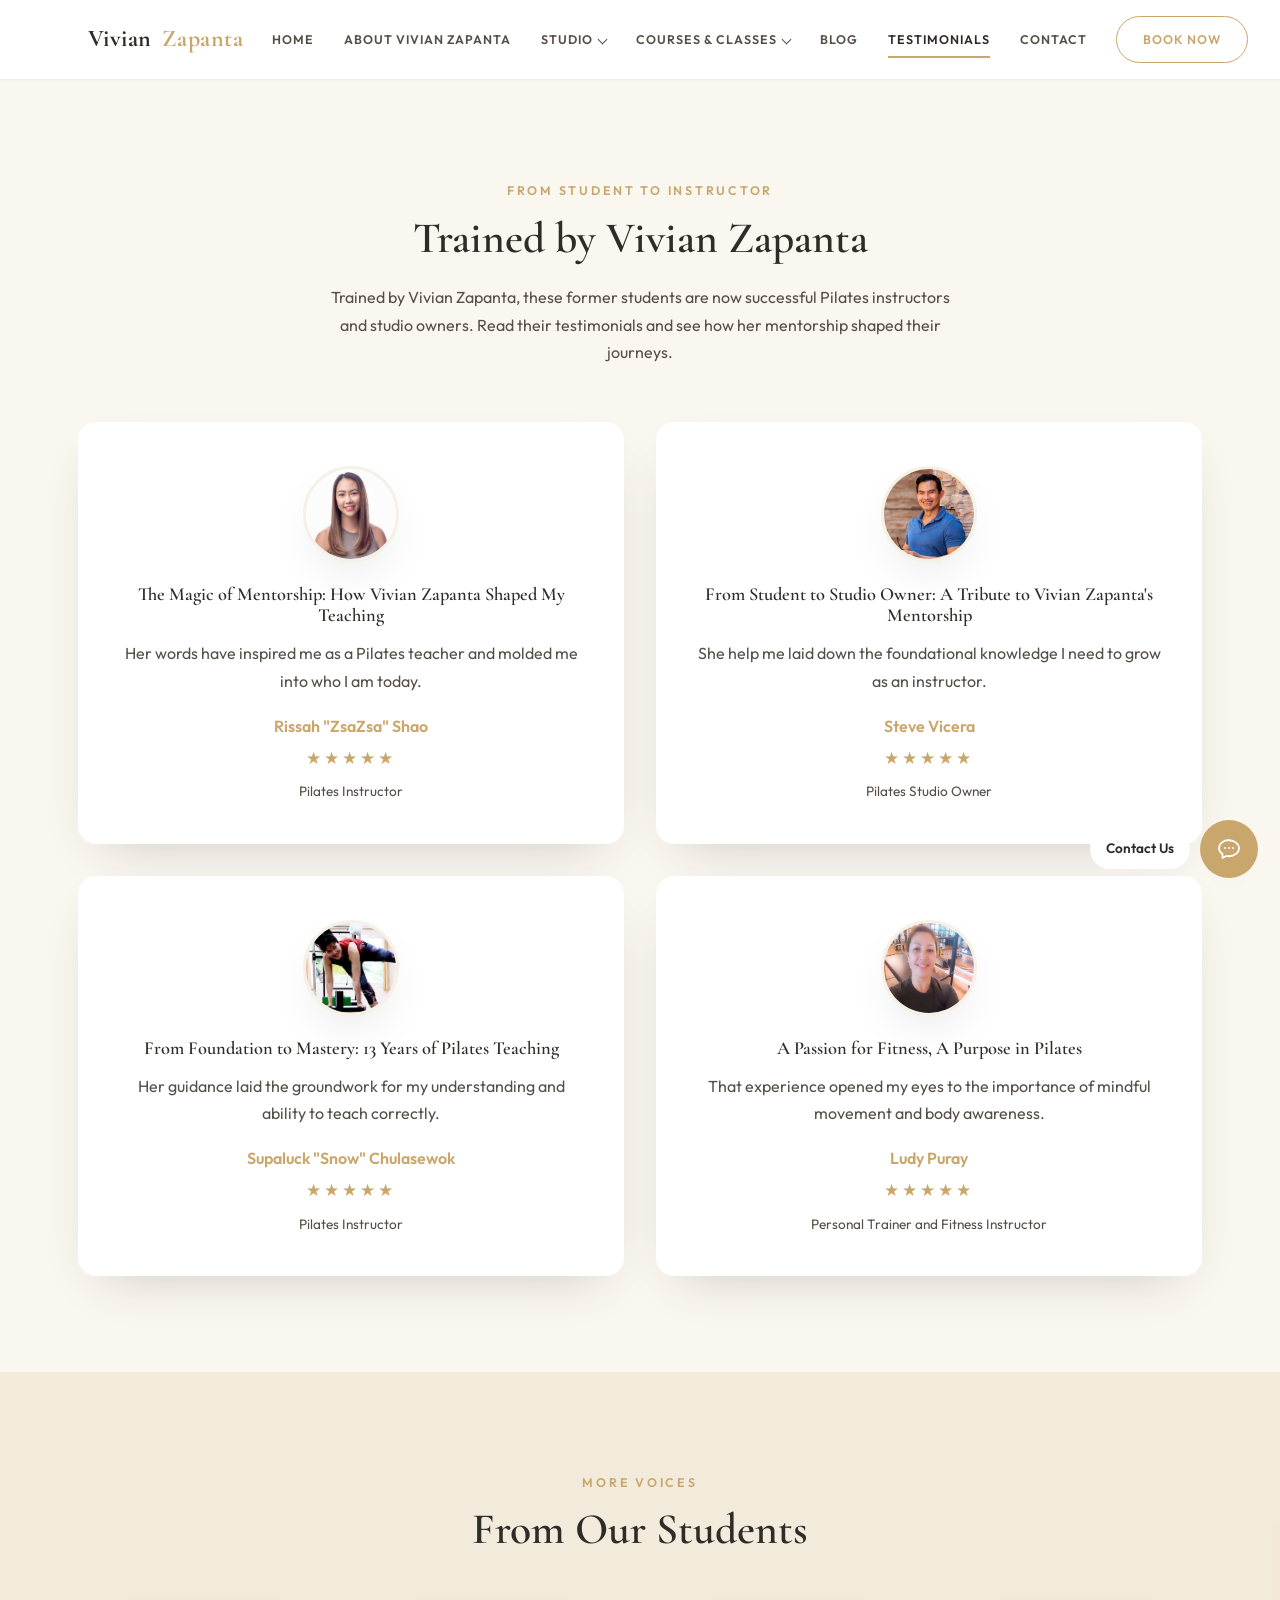
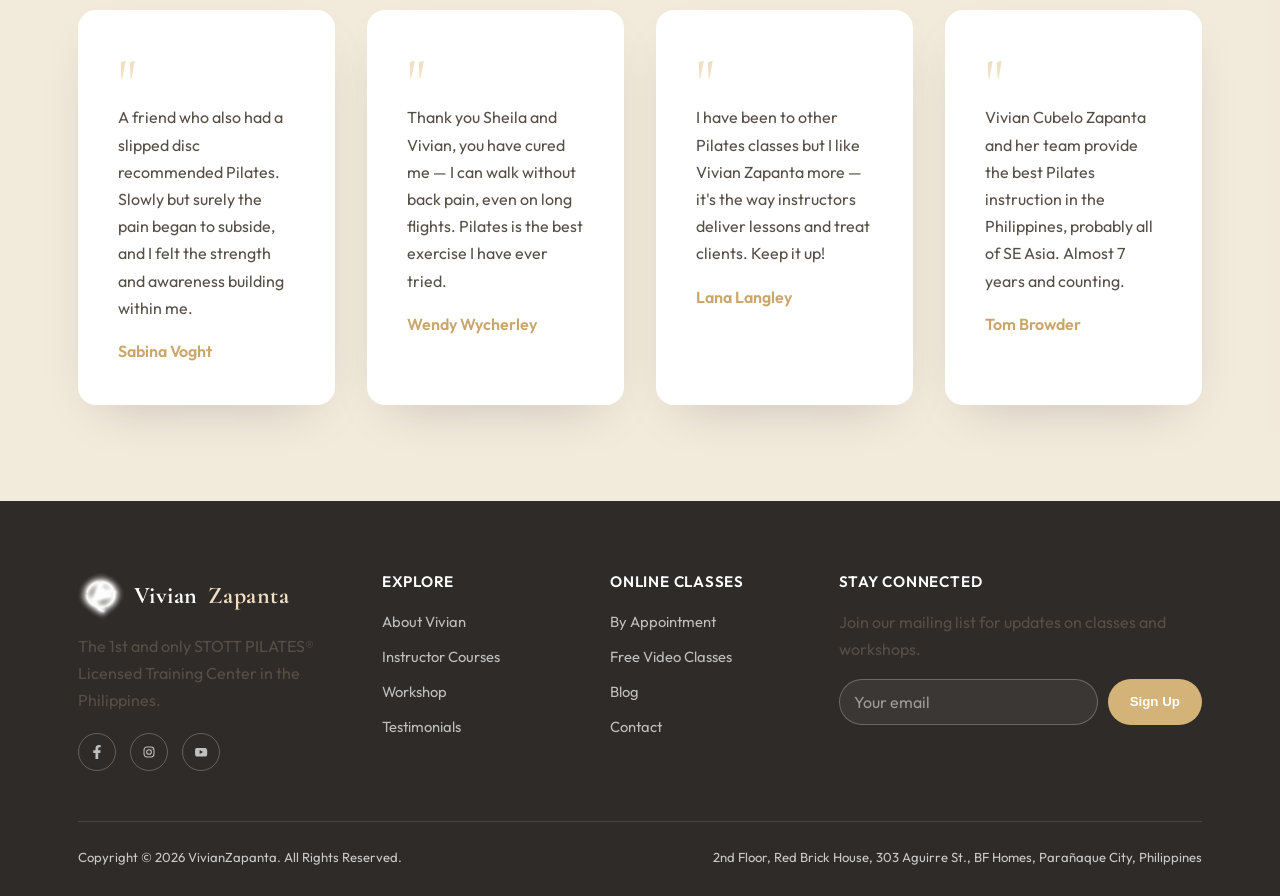
<file: testimonials.html>
<!DOCTYPE html>
<html lang="en">
<head>
<meta charset="UTF-8">
<meta name="viewport" content="width=device-width, initial-scale=1.0">
<title>Testimonials | Vivian Zapanta Pilates</title>
<meta name="description" content="Read testimonials from Vivian Zapanta's former students, now successful Pilates instructors and studio owners across the Philippines and beyond.">
<link rel="preconnect" href="https://fonts.googleapis.com">
<link href="https://fonts.googleapis.com/css2?family=Cormorant+Garamond:wght@500;600;700&family=Outfit:wght@400;500;600;700&display=swap" rel="stylesheet">
<link rel="stylesheet" href="assets/css/style.css?v=20260723b">
</head>
<body>

<header class="site-header">
  <div class="nav-wrap">
    <a href="index.html" class="logo"><img src="assets/img/logo-glow-white.png" class="logo-mark" alt="" width="42" height="42">Vivian <span>Zapanta</span></a>
    <nav>
      <ul class="nav-links">
        <li><a href="index.html" class="nav-link">Home</a></li>
        <li><a href="about-vivian.html" class="nav-link">About Vivian Zapanta</a></li>
        <li class="has-dropdown">
          <a href="#" class="nav-link">Studio</a>
          <ul class="dropdown">
            <li><a href="about-pilates.html">About Pilates</a></li>
            <li><a href="about-studio.html">About Our Studio</a></li>
            <li><a href="gallery.html">Gallery</a></li>
          </ul>
        </li>
        <li class="has-dropdown">
          <a href="#" class="nav-link">Courses &amp; Classes</a>
          <ul class="dropdown">
            <li><a href="instructor-courses.html">Instructor Courses</a></li>
            <li><a href="class-descriptions.html">By Appointment</a></li>
            <li><a href="free-classes.html">Free Pilates Video Classes</a></li>
            <li><a href="schedule.html">Schedule</a></li>
          </ul>
        </li>
        <li><a href="blog.html" class="nav-link">Blog</a></li>
        <li><a href="testimonials.html" class="nav-link">Testimonials</a></li>
        <li><a href="contact.html" class="nav-link">Contact</a></li>
      </ul>
    </nav>
    <div class="nav-cta">
      <a href="schedule.html" class="btn btn-outline">Book Now</a>
      <button class="nav-toggle" aria-label="Toggle menu"><span></span><span></span><span></span></button>
    </div>
  </div>
</header>


<section>
  <div class="container">
    <div class="section-head center fade-up">
      <span class="eyebrow">From Student to Instructor</span>
      <h2>Trained by Vivian Zapanta</h2>
      <p>Trained by Vivian Zapanta, these former students are now successful Pilates instructors and studio owners. Read their testimonials and see how her mentorship shaped their journeys.</p>
    </div>
    <div class="grid grid-2">
      <div class="testimonial-card has-avatar fade-up">
        <div class="testimonial-avatar"><img src="assets/img/testi-zsazsa.jpg" alt="Rissah &quot;ZsaZsa&quot; Shao"></div>
        <h3>The Magic of Mentorship: How Vivian Zapanta Shaped My Teaching</h3>
        <p>Her words have inspired me as a Pilates teacher and molded me into who I am today.</p>
        <div class="name">Rissah "ZsaZsa" Shao</div>
        <div class="star-rating">&#9733;&#9733;&#9733;&#9733;&#9733;</div>
        <div class="role">Pilates Instructor</div>
      </div>
      <div class="testimonial-card has-avatar fade-up">
        <div class="testimonial-avatar"><img src="assets/img/testi-steve.jpg" alt="Steve Vicera"></div>
        <h3>From Student to Studio Owner: A Tribute to Vivian Zapanta's Mentorship</h3>
        <p>She help me laid down the foundational knowledge I need to grow as an instructor.</p>
        <div class="name">Steve Vicera</div>
        <div class="star-rating">&#9733;&#9733;&#9733;&#9733;&#9733;</div>
        <div class="role">Pilates Studio Owner</div>
      </div>
      <div class="testimonial-card has-avatar fade-up">
        <div class="testimonial-avatar"><img src="assets/img/testi-snow.jpg" alt="Supaluck &quot;Snow&quot; Chulasewok"></div>
        <h3>From Foundation to Mastery: 13 Years of Pilates Teaching</h3>
        <p>Her guidance laid the groundwork for my understanding and ability to teach correctly.</p>
        <div class="name">Supaluck "Snow" Chulasewok</div>
        <div class="star-rating">&#9733;&#9733;&#9733;&#9733;&#9733;</div>
        <div class="role">Pilates Instructor</div>
      </div>
      <div class="testimonial-card has-avatar fade-up">
        <div class="testimonial-avatar"><img src="assets/img/testi-ludy.jpg" alt="Ludy Puray"></div>
        <h3>A Passion for Fitness, A Purpose in Pilates</h3>
        <p>That experience opened my eyes to the importance of mindful movement and body awareness.</p>
        <div class="name">Ludy Puray</div>
        <div class="star-rating">&#9733;&#9733;&#9733;&#9733;&#9733;</div>
        <div class="role">Personal Trainer and Fitness Instructor</div>
      </div>
    </div>
  </div>
</section>

<section class="bg-sage">
  <div class="container">
    <div class="section-head center fade-up">
      <span class="eyebrow">More Voices</span>
      <h2>From Our Students</h2>
    </div>
    <div id="studentTestimonials" data-sheet-csv="https://docs.google.com/spreadsheets/d/e/2PACX-1vRkrpX1PfcFFYc-TYd9aJaXuLrjOy0TEFDPcNOy2OCdVeCDC6C5yRUZ8Huxn4IQLpmzCu4UJqbhhzc3/pub?gid=1197602194&single=true&output=csv">
      <div class="grid grid-4">
        <div class="testimonial-card fade-up">
          <span class="quote-mark">"</span>
          <p>A friend who also had a slipped disc recommended Pilates. Slowly but surely the pain began to subside, and I felt the strength and awareness building within me.</p>
          <div class="name">Sabina Voght</div>
        </div>
        <div class="testimonial-card fade-up">
          <span class="quote-mark">"</span>
          <p>Thank you Sheila and Vivian, you have cured me — I can walk without back pain, even on long flights. Pilates is the best exercise I have ever tried.</p>
          <div class="name">Wendy Wycherley</div>
        </div>
        <div class="testimonial-card fade-up">
          <span class="quote-mark">"</span>
          <p>I have been to other Pilates classes but I like Vivian Zapanta more — it's the way instructors deliver lessons and treat clients. Keep it up!</p>
          <div class="name">Lana Langley</div>
        </div>
        <div class="testimonial-card fade-up">
          <span class="quote-mark">"</span>
          <p>Vivian Cubelo Zapanta and her team provide the best Pilates instruction in the Philippines, probably all of SE Asia. Almost 7 years and counting.</p>
          <div class="name">Tom Browder</div>
        </div>
      </div>
    </div>
  </div>
</section>

<footer class="site-footer">
  <div class="container">
    <div class="footer-grid">
      <div>
        <a href="index.html" class="logo"><img src="assets/img/logo-glow-white.png" class="logo-mark" alt="" width="42" height="42">Vivian <span>Zapanta</span></a>
        <p>The 1st and only STOTT PILATES® Licensed Training Center in the Philippines.</p>
        <div class="social-row">
          <a href="https://facebook.com/vzpilates" target="_blank" rel="noopener" aria-label="Facebook"><svg viewBox="0 0 320 512" fill="currentColor"><path d="M279.14 288l14.22-92.66h-88.91v-60.13c0-25.35 12.42-50.06 52.24-50.06h40.42V6.26S260.43 0 225.36 0c-73.22 0-121.08 44.38-121.08 124.72v70.62H22.89V288h81.39v224h100.17V288z"/></svg></a>
          <a href="https://instagram.com/vivianzapanta/" target="_blank" rel="noopener" aria-label="Instagram"><svg viewBox="0 0 24 24" fill="none" stroke="currentColor" stroke-width="1.8"><rect x="3.5" y="3.5" width="17" height="17" rx="5"/><circle cx="12" cy="12" r="4"/><circle cx="17.2" cy="6.8" r="1" fill="currentColor" stroke="none"/></svg></a>
          <a href="https://youtube.com/user/sexyhealthyhappy088" target="_blank" rel="noopener" aria-label="YouTube"><svg viewBox="0 0 24 24" fill="currentColor"><path d="M22 8.2s-.2-1.5-.8-2.2c-.8-.8-1.7-.8-2.1-.9C16.1 5 12 5 12 5h0s-4.1 0-7.1.1c-.4 0-1.3.1-2.1.9-.6.7-.8 2.2-.8 2.2S1.8 10 1.8 11.7v1.5c0 1.8.2 3.5.2 3.5s.2 1.5.8 2.2c.8.8 1.9.8 2.4.9 1.7.2 7.3.2 7.3.2s4.1 0 7.1-.1c.4 0 1.3-.1 2.1-.9.6-.7.8-2.2.8-2.2s.2-1.8.2-3.5v-1.5c0-1.8-.2-3.5-.2-3.5ZM9.7 15.3V8.7l5.8 3.3-5.8 3.3Z"/></svg></a>
        </div>
      </div>
      <div>
        <h4>Explore</h4>
        <ul class="footer-links">
          <li><a href="about-vivian.html">About Vivian</a></li>
          <li><a href="instructor-courses.html">Instructor Courses</a></li>
          <li><a href="schedule.html">Workshop</a></li>
          <li><a href="testimonials.html">Testimonials</a></li>
        </ul>
      </div>
      <div>
        <h4>Online Classes</h4>
        <ul class="footer-links">
          <li><a href="class-descriptions.html">By Appointment</a></li>
          <li><a href="free-classes.html">Free Video Classes</a></li>
          <li><a href="blog.html">Blog</a></li>
          <li><a href="contact.html">Contact</a></li>
        </ul>
      </div>
      <div>
        <h4>Stay Connected</h4>
        <p>Join our mailing list for updates on classes and workshops.</p>
        <form class="mailing-form" data-no-backend>
          <input type="email" placeholder="Your email" required>
          <button type="submit">Sign Up</button>
        </form>
        <p class="form-note" style="margin-top:10px;font-size:0.82rem;"></p>
      </div>
    </div>
    <div class="footer-bottom">
      <span>Copyright © 2026 VivianZapanta. All Rights Reserved.</span>
      <span>2nd Floor, Red Brick House, 303 Aguirre St., BF Homes, Parañaque City, Philippines</span>
    </div>
  </div>
</footer>

<script src="assets/js/main.js"></script>

</body>
</html>
</file>
<file: assets/css/style.css>
/* ===================================================
   Vivian Zapanta Pilates — Design System
   =================================================== */

:root {
  --cream: #FAF6F0;
  --cream-deep: #F1E9DC;
  --sage: #D4B378;
  --sage-deep: #C9A66B;
  --sage-pale: rgba(201,166,107,0.16);
  --blush: #F0DFC0;
  --blush-deep: #9C7A3D;
  --charcoal: #2E2B28;
  --charcoal-soft: #564F47;
  --gold: #C9A66B;
  --white: #FFFFFF;

  --font-display: "Cormorant Garamond", serif;
  --font-body: "Outfit", sans-serif;

  --container: 1180px;
  --radius: 18px;
  --radius-sm: 10px;
  --shadow-soft: 0 20px 50px -25px rgba(46, 43, 40, 0.25);
  --transition: 0.35s cubic-bezier(0.22, 1, 0.36, 1);
}

* { box-sizing: border-box; }
html { scroll-behavior: smooth; }

/* Signature page-to-page transition (progressive enhancement — browsers
   without support just navigate normally, no fallback needed). */
@view-transition {
  navigation: auto;
}
::view-transition-old(root) {
  animation: page-transition-out 0.45s cubic-bezier(0.4, 0, 0.2, 1) forwards;
}
::view-transition-new(root) {
  animation: page-transition-in 0.45s cubic-bezier(0.4, 0, 0.2, 1) forwards;
}
@keyframes page-transition-out {
  to { opacity: 0; transform: scale(0.98); }
}
@keyframes page-transition-in {
  from { opacity: 0; transform: scale(1.02); }
}

body {
  margin: 0;
  font-family: var(--font-body);
  color: var(--charcoal);
  background: var(--cream);
  line-height: 1.7;
  -webkit-font-smoothing: antialiased;
}

img { max-width: 100%; display: block; }
a { color: inherit; text-decoration: none; }
ul { padding: 0; margin: 0; list-style: none; }

h1, h2, h3, h4 {
  font-family: var(--font-display);
  font-weight: 600;
  line-height: 1.15;
  margin: 0 0 0.5em;
  color: var(--charcoal);
}

h1 { font-size: clamp(2.6rem, 5vw, 4.4rem); }
h2 { font-size: clamp(2rem, 3.4vw, 3rem); }
h3 { font-size: clamp(1.4rem, 2vw, 1.9rem); }

p { margin: 0 0 1em; color: var(--charcoal-soft); }

.eyebrow {
  display: inline-block;
  font-family: var(--font-body);
  font-size: 0.78rem;
  letter-spacing: 0.22em;
  text-transform: uppercase;
  color: var(--sage-deep);
  font-weight: 600;
  margin-bottom: 0.9em;
}

.container {
  max-width: var(--container);
  margin: 0 auto;
  padding: 0 28px;
}

section { padding: 96px 0; }
@media (max-width: 768px) { section { padding: 64px 0; } }

/* ---------- Buttons ---------- */
.btn {
  position: relative;
  z-index: 0;
  overflow: hidden;
  display: inline-flex;
  align-items: center;
  gap: 8px;
  font-family: var(--font-body);
  font-weight: 600;
  font-size: 0.95rem;
  padding: 14px 30px;
  border-radius: 100px;
  border: 1.5px solid transparent;
  cursor: pointer;
  transition: transform var(--transition), border-color var(--transition), color 0.4s ease;
}
.btn::before {
  content: "";
  position: absolute;
  inset: 0;
  z-index: -1;
  transform: scaleX(0);
  transform-origin: left;
  transition: transform 0.4s cubic-bezier(0.22, 1, 0.36, 1);
}
.btn:hover { transform: translateY(-2px); }
.btn:hover::before { transform: scaleX(1); }

.btn-primary { background: var(--sage-deep); color: var(--white); }
.btn-primary::before { background: var(--charcoal); }
.btn-outline { background: transparent; border-color: var(--sage-deep); color: var(--sage-deep); }
.btn-outline::before { background: var(--sage-deep); }
.btn-outline:hover { color: var(--white); }
.btn-gold { background: var(--gold); color: var(--white); }
.btn-gold::before { background: var(--blush-deep); }

/* ---------- Header / Nav (clean clinic-style horizontal bar) ---------- */
.site-header {
  position: sticky;
  top: 0;
  z-index: 1000;
  background: var(--white);
  border-bottom: 1px solid rgba(46,43,40,0.08);
  box-shadow: 0 1px 0 rgba(46,43,40,0.02);
}
.nav-wrap {
  max-width: 1320px;
  margin: 0 auto;
  padding: 16px 32px;
  display: flex;
  align-items: center;
  justify-content: space-between;
  gap: 24px;
}
.logo {
  display: inline-flex;
  align-items: center;
  gap: 10px;
  font-family: var(--font-display);
  font-size: 1.5rem;
  font-weight: 700;
  letter-spacing: 0.02em;
  color: var(--charcoal);
  flex-shrink: 0;
}
.logo span { color: var(--sage-deep); }
.logo-mark { width: 46px; height: 46px; flex-shrink: 0; }

.nav-links {
  display: flex;
  align-items: center;
  gap: 30px;
  flex-wrap: nowrap;
}
.nav-links > li { position: relative; }
.nav-links a.nav-link {
  display: inline-flex;
  align-items: center;
  font-size: 0.78rem;
  font-weight: 600;
  letter-spacing: 0.08em;
  text-transform: uppercase;
  color: var(--charcoal-soft);
  padding: 10px 0;
  position: relative;
}
.nav-links a.nav-link::after {
  content: "";
  position: absolute;
  left: 0; right: 100%;
  bottom: 2px;
  height: 2px;
  background: var(--sage-deep);
  transition: right var(--transition);
}
.nav-links a.nav-link:hover,
.nav-links a.nav-link.active { color: var(--charcoal); }
.nav-links a.nav-link:hover::after,
.nav-links a.nav-link.active::after { right: 0; }

.has-dropdown > .nav-link::before {
  content: "";
  display: inline-block;
  width: 6px; height: 6px;
  border-right: 1.5px solid currentColor;
  border-bottom: 1.5px solid currentColor;
  transform: rotate(45deg);
  margin-left: 6px;
  order: 2;
}
.has-dropdown > .nav-link { flex-direction: row; }
.dropdown {
  position: absolute;
  top: 100%;
  left: 50%;
  transform: translate(-50%, 8px);
  min-width: 240px;
  background: var(--white);
  border-radius: var(--radius-sm);
  box-shadow: 0 24px 60px -20px rgba(46,43,40,0.28);
  border: 1px solid rgba(46,43,40,0.06);
  padding: 10px;
  opacity: 0;
  visibility: hidden;
  transition: opacity var(--transition), visibility var(--transition), transform var(--transition);
}
.has-dropdown:hover .dropdown,
.has-dropdown:focus-within .dropdown {
  opacity: 1; visibility: visible; transform: translate(-50%, 0);
}
.dropdown a {
  display: block;
  padding: 11px 16px;
  border-radius: 8px;
  font-size: 0.88rem;
  font-weight: 500;
  letter-spacing: normal;
  text-transform: none;
  color: var(--charcoal-soft);
}
.dropdown a:hover { background: var(--sage-pale); color: var(--sage-deep); }

.nav-cta { display: flex; align-items: center; gap: 20px; flex-shrink: 0; }
.nav-cta .btn {
  padding: 12px 26px;
  font-size: 0.78rem;
  letter-spacing: 0.08em;
  text-transform: uppercase;
}
.nav-toggle {
  display: none;
  flex-direction: column;
  gap: 5px;
  background: none;
  border: none;
  cursor: pointer;
  padding: 6px;
}
.nav-toggle span { width: 26px; height: 2px; background: var(--charcoal); border-radius: 2px; transition: transform 0.3s ease, opacity 0.3s ease; }
.nav-toggle.open span:nth-child(1) { transform: translateY(7px) rotate(45deg); }
.nav-toggle.open span:nth-child(2) { opacity: 0; }
.nav-toggle.open span:nth-child(3) { transform: translateY(-7px) rotate(-45deg); }

@media (max-width: 1080px) {
  .nav-links { gap: 20px; }
  .nav-links a.nav-link { font-size: 0.72rem; }
}

@media (max-width: 920px) {
  .nav-links {
    position: fixed;
    top: 69px;
    left: 0;
    right: 0;
    height: calc(100vh - 69px);
    background: var(--white);
    flex-direction: column;
    align-items: flex-start;
    padding: 30px 28px;
    gap: 4px;
    overflow-y: auto;
    transform: translateX(100%);
    transition: transform var(--transition);
  }
  .nav-links.open { transform: translateX(0); }
  .nav-links > li { width: 100%; border-bottom: 1px solid rgba(46,43,40,0.06); }
  .nav-links a.nav-link { width: 100%; padding: 16px 0; font-size: 0.85rem; }
  .nav-links a.nav-link::after { display: none; }
  .dropdown {
    position: static;
    opacity: 1; visibility: visible; transform: none;
    box-shadow: none; border: none;
    padding: 0 0 8px 14px;
    display: none;
  }
  .has-dropdown.open .dropdown { display: block; }
  .nav-toggle { display: flex; }
  .nav-cta .btn-outline { display: none; }
}

/* ---------- Hero ---------- */
.hero {
  position: relative;
  min-height: 92vh;
  display: flex;
  align-items: center;
  overflow: hidden;
}
.hero-bg {
  position: absolute;
  top: -8%; left: 0; right: 0;
  height: 116%;
  background-size: cover;
  background-position: center;
  will-change: transform;
}
@media (max-width: 700px) {
  .hero-bg-shift-right { background-position: 75% center; }
}
.hero-bg::after {
  content: "";
  position: absolute; inset: 0;
  background: linear-gradient(120deg, rgba(10,9,8,0.65) 10%, rgba(201,166,107,0.3) 70%);
}

.hero-content {
  position: relative;
  z-index: 2;
  color: var(--white);
  max-width: 680px;
}
.hero .eyebrow { color: var(--blush); }
.hero h1 { color: var(--white); }
.hero p { color: rgba(255,255,255,0.86); font-size: 1.1rem; max-width: 540px; }
.hero-actions { display: flex; gap: 16px; flex-wrap: wrap; margin-top: 1.6em; }

/* Bold accent word within a heading — used sparingly for editorial punch */
.text-pop { color: var(--gold); font-weight: 700; }

/* ---------- Split hero: clean bg + framed photo + bold statement word ---------- */
.hero-split { background: var(--cream); padding: 56px 0 76px; }
.hero-split-inner {
  display: grid;
  grid-template-columns: 0.85fr 1.15fr;
  gap: 60px;
  align-items: center;
}
.hero-split-media {
  border-radius: var(--radius);
  overflow: hidden;
  aspect-ratio: 4/5;
  box-shadow: var(--shadow-soft);
}
.hero-split-media img { width: 100%; height: 100%; object-fit: cover; }
.hero-script {
  font-family: var(--font-display);
  font-style: italic;
  font-size: 1.5rem;
  color: var(--charcoal-soft);
  margin: 6px 0 0;
}
.hero-big-word {
  font-family: var(--font-display);
  font-weight: 700;
  font-size: clamp(3rem, 6.5vw, 5.2rem);
  line-height: 0.98;
  color: var(--gold);
  margin: 4px 0 24px;
}
.hero-split-content p:not(.hero-script) { font-size: 1.05rem; max-width: 480px; }
@media (max-width: 860px) {
  .hero-split-inner { grid-template-columns: 1fr; gap: 32px; }
  .hero-split-media { aspect-ratio: 16/10; }
}
@media (max-width: 600px) {
  .hero-split { padding: 36px 0 56px; }
  .hero-split-inner { gap: 22px; }
  .hero-split-media { aspect-ratio: 16/8; }
  .hero-big-word { margin: 4px 0 16px; }
}

/* ---------- Feature banner: large image + floating dark card ---------- */
.feature-banner {
  position: relative;
  min-height: 560px;
  display: flex;
  align-items: center;
  overflow: hidden;
}
.feature-banner-img { position: absolute; inset: 0; }
.feature-banner-img img { width: 100%; height: 100%; object-fit: cover; }
.feature-banner-img::after {
  content: "";
  position: absolute;
  inset: 0;
  background: linear-gradient(100deg, rgba(46,43,40,0.35) 0%, rgba(46,43,40,0.08) 55%, transparent 80%);
}
.feature-banner-card {
  position: relative;
  z-index: 2;
  max-width: 460px;
  margin: 40px;
  padding: 40px;
  background: rgba(46,43,40,0.88);
  backdrop-filter: blur(6px);
  border-radius: var(--radius);
  color: var(--white);
  box-shadow: var(--shadow-soft);
}
.feature-banner-card h2 { color: var(--white); }
.feature-banner-card p { color: rgba(255,255,255,0.8); }
@media (max-width: 700px) {
  .feature-banner { min-height: 480px; }
  .feature-banner-card { margin: 20px; padding: 26px; max-width: none; }
}

/* ---------- Trust / accreditation badges ---------- */
.trust-badges {
  display: flex;
  justify-content: center;
  flex-wrap: wrap;
  gap: 46px;
  margin-top: 20px;
}
.trust-badge {
  display: flex;
  flex-direction: column;
  align-items: center;
  gap: 14px;
  text-align: center;
  max-width: 150px;
}
.trust-badge-icon {
  position: relative;
  width: 76px;
  height: 76px;
  border-radius: 50%;
  border: 1.5px solid var(--gold);
  display: flex;
  align-items: center;
  justify-content: center;
  color: var(--gold);
}
.trust-badge-icon::before {
  content: "";
  position: absolute;
  inset: 6px;
  border: 1px solid var(--gold);
  border-radius: 50%;
  opacity: 0.4;
}
.trust-badge-icon svg { width: 30px; height: 30px; }
.trust-badge span { font-size: 0.82rem; font-weight: 600; color: var(--charcoal-soft); line-height: 1.45; }

.breadcrumb { color: var(--charcoal-soft); font-size: 0.9rem; display: block; margin-bottom: 14px; }
.breadcrumb a { color: var(--sage-deep); }
.breadcrumb a:hover { color: var(--charcoal); }

.page-hero-split { padding: 48px 0 56px; }
.page-hero-split .hero-split-inner { grid-template-columns: 1fr; gap: 0; }
.page-hero-split .hero-split-content h1 { margin-bottom: 0.3em; }
.page-hero-split .hero-split-content p:not(.breadcrumb) { font-size: 1.05rem; max-width: 560px; }

/* ---------- Floating Contact Widget ---------- */
.floating-contact {
  position: fixed;
  right: 22px;
  bottom: 22px;
  z-index: 2500;
  display: flex;
  flex-direction: column;
  align-items: center;
  gap: 12px;
}
.fc-icons {
  display: flex;
  flex-direction: column;
  align-items: center;
  gap: 12px;
}
.fc-icon {
  width: 48px;
  height: 48px;
  border-radius: 50%;
  display: flex;
  align-items: center;
  justify-content: center;
  box-shadow: var(--shadow-soft);
  opacity: 0;
  transform: translateY(14px) scale(0.7);
  pointer-events: none;
  transition: opacity 0.25s ease, transform 0.25s ease;
}
.fc-icon svg { width: 22px; height: 22px; }
.floating-contact.open .fc-icon {
  opacity: 1;
  transform: translateY(0) scale(1);
  pointer-events: auto;
}
.floating-contact.open .fc-icon:nth-child(1) { transition-delay: 0.05s; }
.floating-contact.open .fc-icon:nth-child(2) { transition-delay: 0.1s; }
.floating-contact.open .fc-icon:nth-child(3) { transition-delay: 0.15s; }
.floating-contact.open .fc-icon:nth-child(4) { transition-delay: 0.2s; }

.fc-email { background: var(--charcoal-soft); }
.fc-messenger { background: #0084FF; }
.fc-instagram { background: radial-gradient(circle at 30% 110%, #FDF497 0%, #FD5949 45%, #D6249F 60%, #285AEB 90%); }
.fc-whatsapp { background: #25D366; }

.fc-toggle {
  width: 58px;
  height: 58px;
  border-radius: 50%;
  border: none;
  background: var(--sage-deep);
  color: var(--white);
  box-shadow: var(--shadow-soft);
  display: flex;
  align-items: center;
  justify-content: center;
  cursor: pointer;
  position: relative;
  transition: background var(--transition);
}
.fc-toggle:hover { background: var(--charcoal); }
.fc-toggle svg {
  width: 24px;
  height: 24px;
  position: absolute;
  transition: opacity 0.2s ease, transform 0.2s ease;
}
.fc-toggle .fc-icon-close { opacity: 0; transform: rotate(-45deg) scale(0.6); }
.fc-toggle .fc-icon-chat { opacity: 1; transform: rotate(0) scale(1); }
.floating-contact.open .fc-toggle .fc-icon-close { opacity: 1; transform: rotate(0) scale(1); }
.floating-contact.open .fc-toggle .fc-icon-chat { opacity: 0; transform: rotate(45deg) scale(0.6); }

.fc-toggle-row { display: flex; align-items: center; gap: 10px; }
.fc-label {
  background: var(--white);
  color: var(--charcoal);
  font-size: 0.85rem;
  font-weight: 600;
  padding: 8px 16px;
  border-radius: 100px;
  box-shadow: var(--shadow-soft);
  white-space: nowrap;
  transition: opacity 0.25s ease, transform 0.25s ease;
}
.floating-contact.open .fc-label { display: none; }

@media (max-width: 600px) {
  .floating-contact { right: 16px; bottom: 16px; }
  .fc-toggle { width: 52px; height: 52px; }
  .fc-icon { width: 44px; height: 44px; }
  .fc-label { font-size: 0.78rem; padding: 6px 13px; }
  .site-footer { padding-bottom: 100px; }
  body.nav-open .floating-contact { display: none; }
}

/* ---------- Cards / Grids ---------- */
.grid {
  display: grid;
  gap: 32px;
}
.grid-2 { grid-template-columns: repeat(2, 1fr); }
.grid-3 { grid-template-columns: repeat(3, 1fr); }
.grid-4 { grid-template-columns: repeat(4, 1fr); }
.grid-5 { grid-template-columns: repeat(5, 1fr); }
@media (max-width: 920px) { .grid-3, .grid-4 { grid-template-columns: repeat(2,1fr); } .grid-5 { grid-template-columns: repeat(2,1fr); } }
@media (max-width: 600px) { .grid-2, .grid-3, .grid-4, .grid-5 { grid-template-columns: 1fr; } }

.card {
  display: block;
  background: var(--white);
  border-radius: var(--radius);
  padding: 36px;
  box-shadow: var(--shadow-soft);
  transition: transform var(--transition), box-shadow var(--transition);
}
.card:hover { transform: translateY(-6px); }
a.card { cursor: pointer; }

.icon-badge {
  width: 56px; height: 56px;
  border-radius: 50%;
  background: var(--sage-pale);
  display: flex; align-items: center; justify-content: center;
  font-family: var(--font-display);
  font-size: 1.4rem;
  color: var(--sage-deep);
  margin-bottom: 18px;
}
.icon-badge svg { width: 26px; height: 26px; }

/* Color-tinted icon-badge variants — rotate through the brand palette
   for visual variety across a card grid, editorial-style. */
.icon-badge-sage { background: var(--sage-pale); color: var(--sage-deep); }
.icon-badge-blush { background: rgba(227,194,188,0.35); color: var(--blush-deep); }
.icon-badge-gold { background: rgba(201,166,107,0.2); color: var(--gold); }

/* ---------- Pill filter tags (decorative category chips) ---------- */
.pill-filters {
  display: flex;
  justify-content: center;
  flex-wrap: wrap;
  gap: 10px;
  margin: 26px 0 34px;
}
.pill-filter {
  padding: 9px 20px;
  border-radius: 100px;
  border: 1.5px solid var(--sage);
  color: var(--sage-deep);
  font-size: 0.85rem;
  font-weight: 600;
  cursor: default;
  transition: background var(--transition), color var(--transition);
}
.pill-filter.active,
.pill-filter:hover { background: var(--sage-deep); color: var(--white); border-color: var(--sage-deep); }

.credential-card {
  position: relative;
  overflow: hidden;
}
.credential-card::before {
  content: "";
  position: absolute;
  top: 0; left: 0; right: 0;
  height: 4px;
  background: linear-gradient(90deg, var(--gold), var(--blush));
}
.credential-icon {
  background: var(--cream-deep);
  color: var(--gold);
}
.credential-icon svg { width: 26px; height: 26px; }

.section-head { max-width: 640px; margin-bottom: 56px; }
.section-head.center { margin-inline: auto; text-align: center; }

.bg-sage { background: var(--sage-pale); }
.bg-charcoal { background: var(--charcoal); color: var(--white); }
.bg-cream-deep { background: var(--cream-deep); }
.bg-charcoal h2, .bg-charcoal h3 { color: var(--white); }
.bg-charcoal p { color: rgba(255,255,255,0.78); }

/* ---------- Image frame ---------- */
.img-frame {
  border-radius: var(--radius);
  overflow: hidden;
  box-shadow: var(--shadow-soft);
  height: 100%;
}
.img-frame img { width: 100%; height: 100%; object-fit: cover; transition: transform 0.6s ease; }
.img-frame:hover img { transform: scale(1.05); }
@media (max-width: 700px) {
  .img-frame { height: auto; aspect-ratio: 4/3; }
}

.map-frame {
  border-radius: var(--radius);
  overflow: hidden;
  box-shadow: var(--shadow-soft);
  line-height: 0;
}
.map-frame iframe { display: block; width: 100%; }

/* ---------- Testimonial ---------- */
.testimonial-card {
  background: var(--white);
  border-radius: var(--radius);
  padding: 40px;
  box-shadow: var(--shadow-soft);
  position: relative;
}
.testimonial-card .quote-mark {
  font-family: var(--font-display);
  font-size: 4rem;
  color: var(--blush);
  line-height: 1;
  display: block;
  margin-bottom: -10px;
}
.testimonial-card .name {
  font-weight: 600;
  color: var(--sage-deep);
  margin-top: 1em;
}
.testimonial-card .role { font-size: 0.85rem; color: var(--charcoal-soft); }

/* ---------- Forms ---------- */
.form-note { margin-top: 16px; }
.form-field { margin-bottom: 20px; }
.form-field label {
  display: block;
  font-size: 0.85rem;
  font-weight: 600;
  margin-bottom: 8px;
  color: var(--charcoal);
}
.form-field input,
.form-field textarea {
  width: 100%;
  padding: 14px 16px;
  border-radius: var(--radius-sm);
  border: 1.5px solid #E2D9C9;
  background: var(--white);
  color: var(--charcoal);
  font-family: var(--font-body);
  font-size: 16px; /* iOS Safari auto-zooms on focus below 16px */
  resize: vertical;
}
.form-field input:focus,
.form-field textarea:focus {
  outline: none;
  border-color: var(--sage-deep);
}

/* ---------- Footer ---------- */
.site-footer { background: var(--charcoal); color: rgba(255,255,255,0.75); padding: 72px 0 28px; }
.footer-grid { display: grid; grid-template-columns: 1.4fr 1fr 1fr 1.2fr; gap: 40px; margin-bottom: 50px; }
@media (max-width: 860px) { .footer-grid { grid-template-columns: 1fr 1fr; } }
@media (max-width: 540px) { .footer-grid { grid-template-columns: 1fr; } }
.site-footer h4 { color: var(--white); font-family: var(--font-body); font-size: 0.95rem; letter-spacing: 0.05em; text-transform: uppercase; margin-bottom: 18px; }
.site-footer .logo { color: var(--white); margin-bottom: 14px; }
.site-footer .logo span { color: var(--blush); }
.site-footer a { color: rgba(255,255,255,0.7); transition: color var(--transition); }
.site-footer a:hover { color: var(--blush); }
.footer-links li { margin-bottom: 10px; font-size: 0.92rem; }
.social-row { display: flex; gap: 14px; margin-top: 18px; }
.social-row a svg { width: 14px; height: 14px; display: block; }
.social-row a {
  width: 38px; height: 38px;
  border-radius: 50%;
  border: 1.5px solid rgba(255,255,255,0.25);
  display: flex; align-items: center; justify-content: center;
  font-size: 0.85rem;
}
.social-row a:hover { background: var(--sage-deep); border-color: var(--sage-deep); }
.footer-bottom {
  border-top: 1px solid rgba(255,255,255,0.12);
  padding-top: 24px;
  display: flex;
  justify-content: space-between;
  flex-wrap: wrap;
  gap: 10px;
  font-size: 0.82rem;
}
.mailing-form { display: flex; gap: 10px; margin-top: 6px; }
.mailing-form input {
  flex: 1;
  min-width: 0;
  padding: 12px 14px;
  border-radius: 100px;
  border: 1px solid rgba(255,255,255,0.25);
  background: rgba(255,255,255,0.06);
  color: var(--white);
  font-family: var(--font-body);
  font-size: 16px; /* iOS Safari auto-zooms on focus below 16px */
}
.mailing-form input::placeholder { color: rgba(255,255,255,0.5); }
.mailing-form button {
  border-radius: 100px;
  border: none;
  padding: 0 22px;
  background: var(--sage);
  color: var(--white);
  font-weight: 600;
  cursor: pointer;
  white-space: nowrap;
  flex-shrink: 0;
}
.mailing-form button:hover { background: var(--blush-deep); }

/* ---------- Fade-in animation ---------- */
.fade-up { opacity: 0; transform: translateY(28px); transition: opacity 0.8s ease, transform 0.8s ease; }
.fade-up.visible { opacity: 1; transform: translateY(0); }

/* Staggered cascade for cards revealed together in a grid */
.grid > .fade-up:nth-child(1) { transition-delay: 0s; }
.grid > .fade-up:nth-child(2) { transition-delay: 0.08s; }
.grid > .fade-up:nth-child(3) { transition-delay: 0.16s; }
.grid > .fade-up:nth-child(4) { transition-delay: 0.24s; }
.grid > .fade-up:nth-child(5) { transition-delay: 0.32s; }
.grid > .fade-up:nth-child(6) { transition-delay: 0.4s; }

/* ---------- Misc page bits ---------- */
.divider-gold { width: 64px; height: 3px; background: var(--gold); border-radius: 4px; margin: 0 0 24px; }
.tag-pill {
  display: inline-block;
  margin-bottom: 14px;
  padding: 6px 16px;
  border-radius: 100px;
  background: var(--sage-pale);
  color: var(--sage-deep);
  font-size: 0.78rem;
  font-weight: 600;
  letter-spacing: 0.03em;
}
.list-check li { position: relative; padding-left: 34px; margin-bottom: 14px; color: var(--charcoal-soft); }
.list-check li::before {
  content: "";
  position: absolute; left: 0; top: 0.05em;
  width: 20px; height: 20px;
  border-radius: 50%;
  background: var(--sage-pale);
  background-image: url("data:image/svg+xml,%3Csvg xmlns='http://www.w3.org/2000/svg' viewBox='0 0 24 24' fill='none' stroke='%235F6F58' stroke-width='3' stroke-linecap='round' stroke-linejoin='round'%3E%3Cpath d='M5 13l4 4L19 7'/%3E%3C/svg%3E");
  background-repeat: no-repeat;
  background-position: center;
  background-size: 11px 11px;
}
.stat-row { display: flex; gap: 50px; flex-wrap: wrap; margin-top: 30px; }
.stat-row .num { font-family: var(--font-display); font-size: 2.6rem; color: var(--sage-deep); display: block; }
.stat-row .label { font-size: 0.85rem; color: var(--charcoal-soft); }

.gallery-grid { display: grid; grid-template-columns: repeat(3, 1fr); gap: 18px; }
@media (max-width: 760px) { .gallery-grid { grid-template-columns: repeat(2, 1fr); } }
@media (max-width: 480px) { .gallery-grid { grid-template-columns: 1fr; } }
.gallery-item { border-radius: var(--radius-sm); overflow: hidden; cursor: pointer; aspect-ratio: 4/3; }
.gallery-item img { width: 100%; height: 100%; object-fit: cover; transition: transform 0.5s ease; }
.gallery-item:hover img { transform: scale(1.08); }

.ig-strip {
  display: grid;
  grid-template-columns: repeat(5, 1fr);
  gap: 14px;
  max-width: 900px;
  margin: 36px auto 0;
}
@media (max-width: 700px) { .ig-strip { grid-template-columns: repeat(3, 1fr); } }
.ig-item {
  position: relative;
  display: block;
  aspect-ratio: 1;
  border-radius: var(--radius-sm);
  overflow: hidden;
  box-shadow: var(--shadow-soft);
}
.ig-item img { width: 100%; height: 100%; object-fit: cover; transition: transform 0.5s ease; }
.ig-item::after {
  content: "";
  position: absolute; inset: 0;
  background: rgba(46,43,40,0);
  transition: background 0.3s ease;
}
.ig-item:hover img { transform: scale(1.08); }
.ig-item:hover::after { background: rgba(46,43,40,0.3); }

.fb-card {
  display: flex;
  align-items: center;
  gap: 18px;
  margin-top: 30px;
  padding: 26px 28px;
  background: var(--white);
  border-radius: var(--radius);
  box-shadow: var(--shadow-soft);
  text-align: left;
}
.fb-card-icon {
  flex-shrink: 0;
  width: 48px;
  height: 48px;
  border-radius: 50%;
  background: #0084FF;
  color: var(--white);
  display: flex;
  align-items: center;
  justify-content: center;
}
.fb-card-icon svg { width: 22px; height: 22px; }
.fb-card-info { flex: 1; display: flex; flex-direction: column; gap: 4px; }
.fb-card-info strong { font-size: 1rem; color: var(--charcoal); }
.fb-card-info span { font-size: 0.88rem; color: var(--charcoal-soft); }
.fb-card .btn { flex-shrink: 0; }
@media (max-width: 600px) {
  .fb-card { flex-direction: column; text-align: center; }
}

.gallery-group { margin-bottom: 50px; }
.gallery-group:last-child { margin-bottom: 0; }
.gallery-group-title {
  text-align: center;
  margin-bottom: 22px;
  font-size: 1.5rem;
  color: var(--sage-deep);
}
.gallery-more-link {
  text-align: center;
  margin-top: 18px;
}
.gallery-more-link a {
  font-size: 0.9rem;
  font-weight: 600;
  color: var(--sage-deep);
  border-bottom: 1px solid var(--sage-deep);
  padding-bottom: 2px;
  transition: color var(--transition);
}
.gallery-more-link a:hover { color: var(--blush-deep); border-color: var(--blush-deep); }

.lightbox {
  position: fixed; inset: 0;
  background: rgba(20,18,16,0.92);
  display: none;
  align-items: center;
  justify-content: center;
  z-index: 2000;
  padding: 40px;
}
.lightbox.open { display: flex; }
.lightbox img { max-width: 90vw; max-height: 86vh; border-radius: 12px; }
.lightbox-close {
  position: absolute; top: 24px; right: 32px;
  color: var(--white); font-size: 2rem; cursor: pointer; background:none; border:none;
}

.faq-item { border-bottom: 1px solid #E2D9C9; padding: 22px 0; cursor: pointer; }
.faq-q { display: flex; justify-content: space-between; align-items: center; font-weight: 600; }
.faq-q .plus { font-size: 1.4rem; color: var(--sage-deep); transition: transform var(--transition); }
.faq-item.open .plus { transform: rotate(45deg); }
.faq-a { max-height: 0; overflow: hidden; transition: max-height 0.4s ease; }
.faq-item.open .faq-a { max-height: 400px; }
.faq-a p { padding-top: 14px; }

.course-list { margin-top: 16px; }
.course-list .faq-item { padding: 14px 0; font-size: 0.95rem; }
.course-list .faq-q { font-weight: 500; }
.course-list .faq-a p { padding-top: 8px; font-size: 0.88rem; }

.prereq-notice {
  max-width: 700px;
  margin: 32px auto 44px;
  padding: 24px 28px;
  border: 1px solid var(--sage);
  border-radius: var(--radius-sm);
  text-align: left;
}
.prereq-label {
  display: block;
  font-size: 0.72rem;
  font-weight: 700;
  letter-spacing: 0.12em;
  text-transform: uppercase;
  color: var(--sage-deep);
  margin-bottom: 8px;
}
.prereq-notice p { margin: 0; color: var(--charcoal-soft); }
.prereq-notice strong { color: var(--sage-deep); font-weight: 600; }

.empty-state {
  text-align: center;
  padding: 70px 30px;
  border: 1.5px dashed #D9CDB6;
  border-radius: var(--radius);
  background: var(--white);
}

@media (max-width: 700px) {
  .grid-2 { grid-template-columns: 1fr; }
}

/* ---------- Video Card (thumbnail style) ---------- */
.video-card {
  display: block;
  background: var(--white);
  border-radius: var(--radius);
  overflow: hidden;
  box-shadow: var(--shadow-soft);
  cursor: pointer;
  transition: transform var(--transition), box-shadow var(--transition);
}
.video-card:hover { transform: translateY(-6px); }

.video-thumb {
  position: relative;
  aspect-ratio: 4 / 5;
  background: var(--sage-pale);
  overflow: hidden;
}
.video-thumb img {
  width: 100%;
  height: 100%;
  object-fit: cover;
  transition: transform 0.6s ease;
}
.video-card:hover .video-thumb img { transform: scale(1.06); }

.video-play-overlay {
  position: absolute;
  inset: 0;
  display: flex;
  align-items: center;
  justify-content: center;
  background: linear-gradient(180deg, rgba(0,0,0,0) 60%, rgba(0,0,0,0.25) 100%);
}
.video-play-overlay span {
  width: 56px;
  height: 56px;
  border-radius: 50%;
  background: rgba(255,255,255,0.92);
  display: flex;
  align-items: center;
  justify-content: center;
  color: var(--sage-deep);
  font-size: 1.05rem;
  box-shadow: 0 14px 30px -12px rgba(0,0,0,0.45);
  transition: transform var(--transition), background var(--transition), color var(--transition);
}
.video-card:hover .video-play-overlay span {
  background: var(--sage-deep);
  color: var(--white);
  transform: scale(1.08);
}

.video-info { padding: 22px 24px 26px; }
.video-info h3 { font-size: 1.12rem; margin-bottom: 16px; }

.video-meta { display: flex; gap: 18px; flex-wrap: wrap; }
.video-meta .meta-item {
  display: inline-flex;
  align-items: center;
  gap: 6px;
  font-size: 0.82rem;
  font-weight: 500;
  color: var(--charcoal-soft);
}
.video-meta svg { width: 15px; height: 15px; flex-shrink: 0; }
.meta-time svg { color: var(--gold); }
.meta-level svg { color: var(--blush-deep); }

/* ---------- Video Lightbox ---------- */
.video-lightbox {
  position: fixed;
  inset: 0;
  z-index: 3000;
  background: rgba(12, 11, 10, 0.95);
  display: none;
  flex-direction: column;
}
.video-lightbox.open { display: flex; }

.vl-topbar {
  display: flex;
  align-items: center;
  justify-content: space-between;
  padding: 18px 26px;
  color: rgba(255,255,255,0.85);
  font-size: 0.85rem;
}
.vl-close {
  background: none;
  border: none;
  color: #fff;
  font-size: 2rem;
  line-height: 1;
  cursor: pointer;
  padding: 0 6px;
}
.vl-close:hover { color: var(--blush); }

.vl-body {
  flex: 1;
  position: relative;
  display: flex;
  align-items: center;
  justify-content: center;
  padding: 0 24px 36px;
}
.vl-nav {
  position: absolute;
  top: 50%;
  transform: translateY(-50%);
  width: 48px;
  height: 48px;
  border-radius: 50%;
  background: rgba(255,255,255,0.08);
  border: 1px solid rgba(255,255,255,0.18);
  color: #fff;
  font-size: 1.2rem;
  cursor: pointer;
  transition: background var(--transition);
  z-index: 2;
}
.vl-nav:hover { background: rgba(255,255,255,0.22); }
.vl-prev { left: 14px; }
.vl-next { right: 14px; }

.vl-stage { width: min(900px, 88vw); }
.vl-header { display: flex; align-items: center; gap: 12px; color: #fff; margin-bottom: 14px; }
.vl-avatar {
  width: 38px; height: 38px;
  border-radius: 50%;
  background: var(--sage-deep);
  display: flex; align-items: center; justify-content: center;
  font-family: var(--font-display);
  font-weight: 700;
  font-size: 0.95rem;
  flex-shrink: 0;
}
.vl-title { font-weight: 600; font-size: 1rem; }
.vl-channel { font-size: 0.8rem; color: rgba(255,255,255,0.6); }

.vl-frame-wrap {
  position: relative;
  width: 100%;
  aspect-ratio: 16 / 9;
  background: #000;
  border-radius: 10px;
  overflow: hidden;
}
.vl-frame-wrap iframe { width: 100%; height: 100%; border: 0; }

@media (max-width: 700px) {
  .vl-nav { width: 38px; height: 38px; font-size: 1rem; }
  .vl-prev { left: 4px; }
  .vl-next { right: 4px; }
  .vl-stage { width: 92vw; }
  .vl-topbar { padding: 14px 16px; }
}

/* ---------- Testimonial with avatar ---------- */
.testimonial-card.has-avatar {
  text-align: center;
  padding-top: 44px;
}
.testimonial-card.has-avatar .quote-mark { display: none; }
.testimonial-avatar {
  width: 96px;
  height: 96px;
  border-radius: 50%;
  overflow: hidden;
  margin: 0 auto 22px;
  border: 3px solid var(--sage-pale);
  box-shadow: var(--shadow-soft);
}
.testimonial-avatar img { width: 100%; height: 100%; object-fit: cover; }
.testimonial-card.has-avatar h3 {
  font-size: 1.15rem;
  margin-bottom: 14px;
}
.testimonial-card.has-avatar p {
  margin-bottom: 18px;
}
.testimonial-card.has-avatar .name { margin-bottom: 4px; }
@media (max-width: 600px) {
  .site-footer { padding-bottom: 100px; }
}

.star-rating {
  color: var(--gold);
  font-size: 1.05rem;
  letter-spacing: 3px;
  margin: 2px 0 8px;
}
</file>
